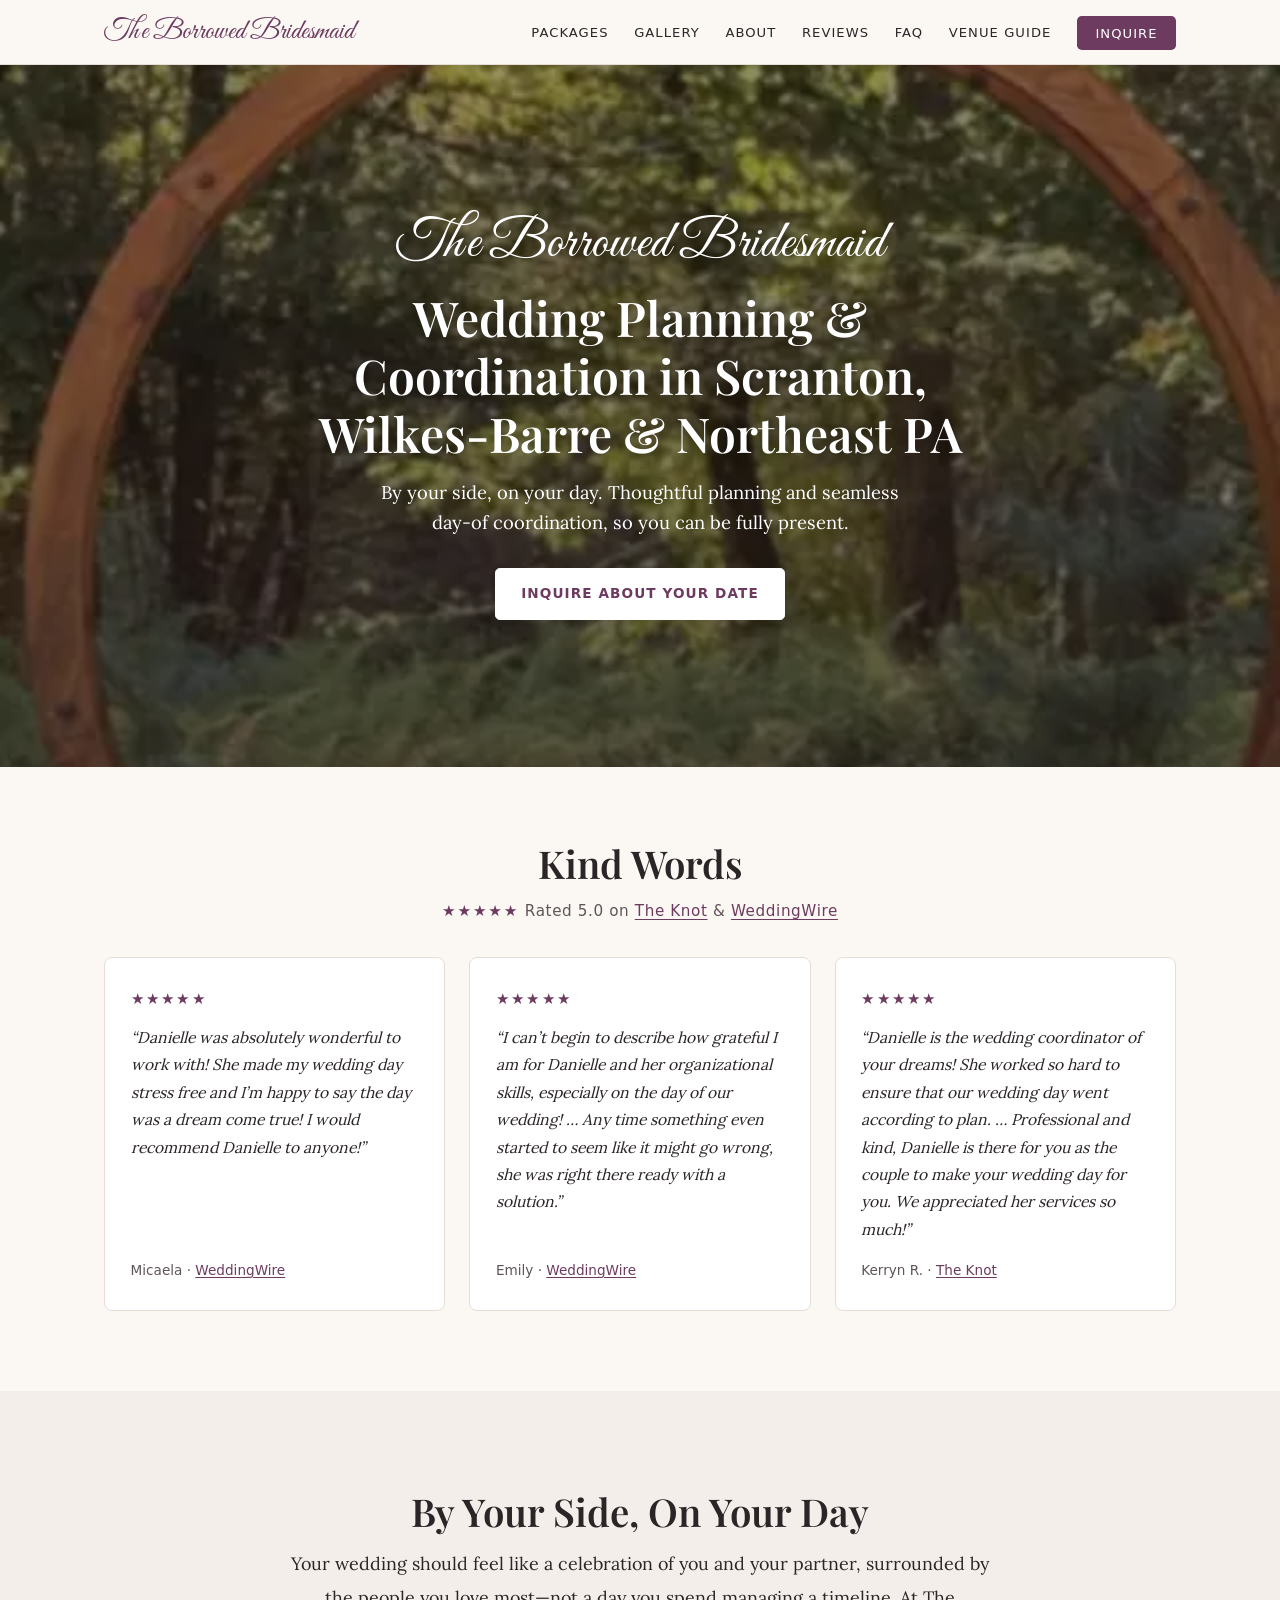
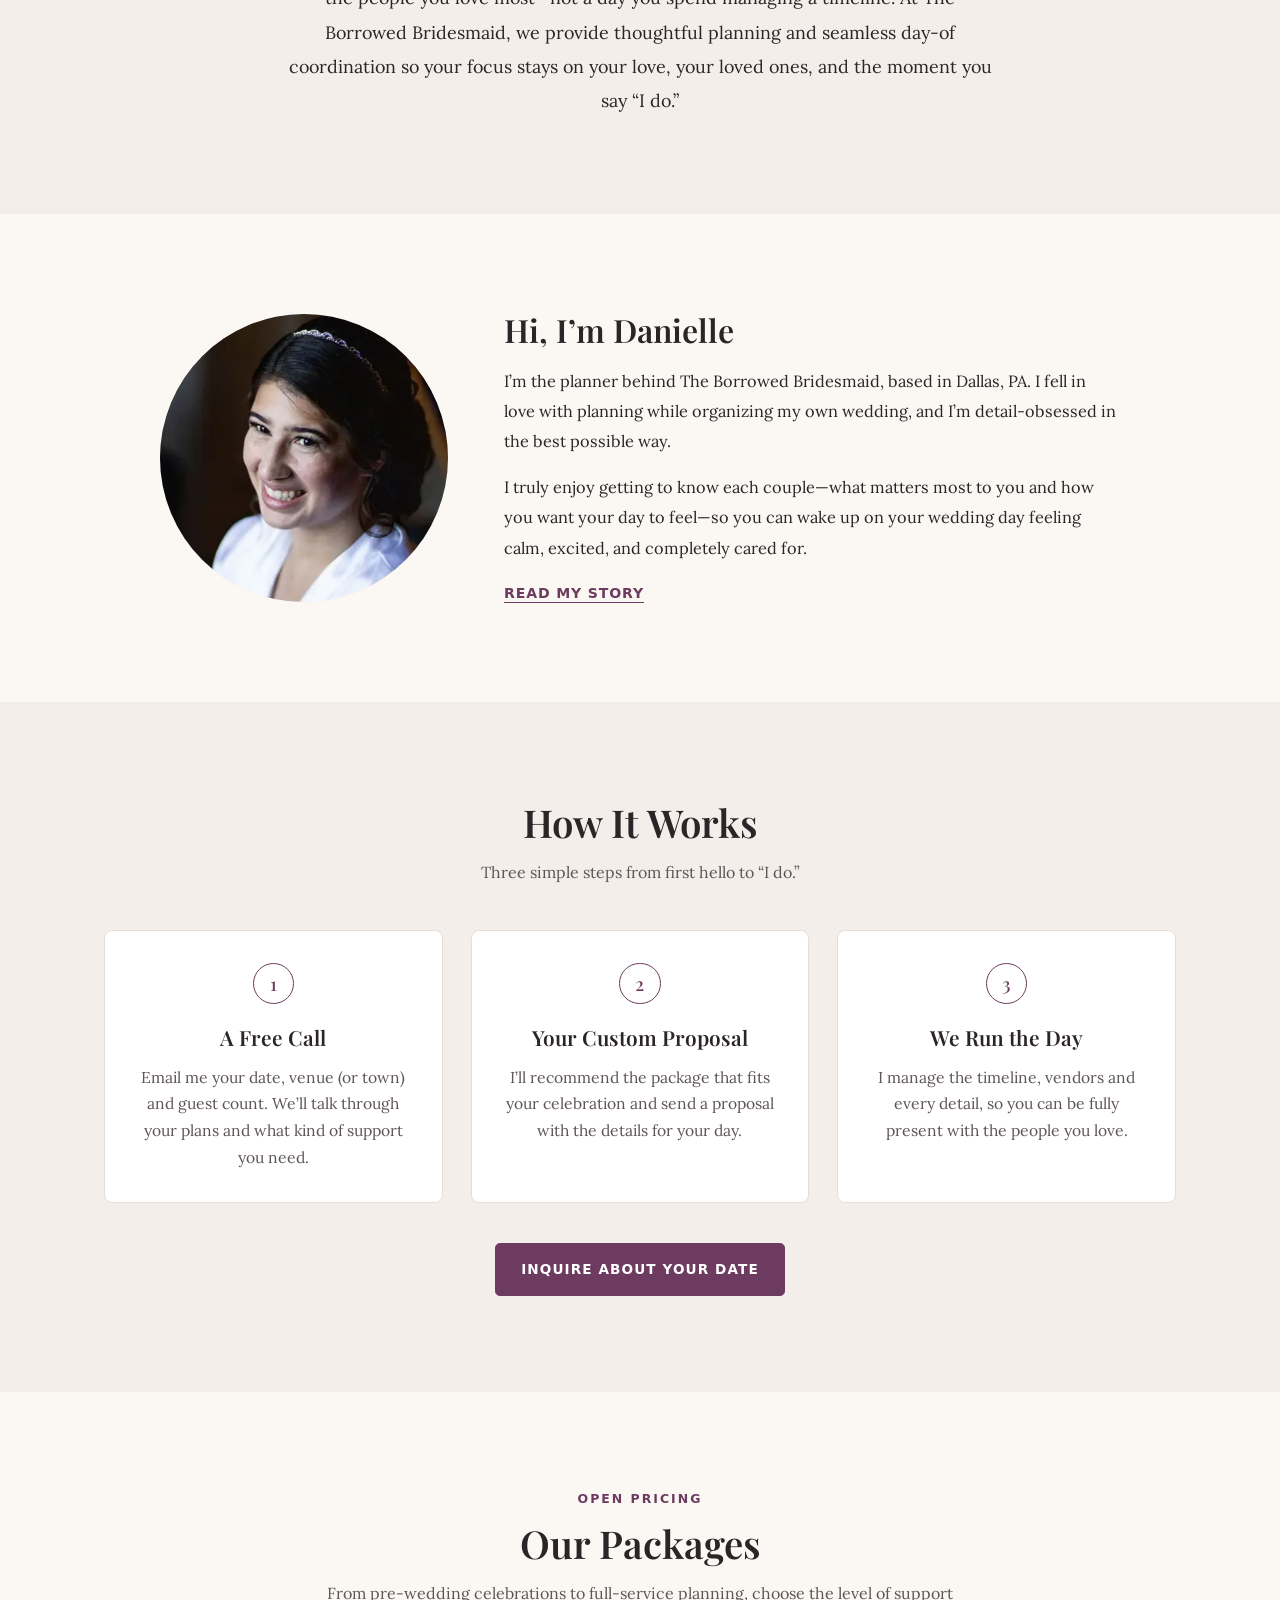
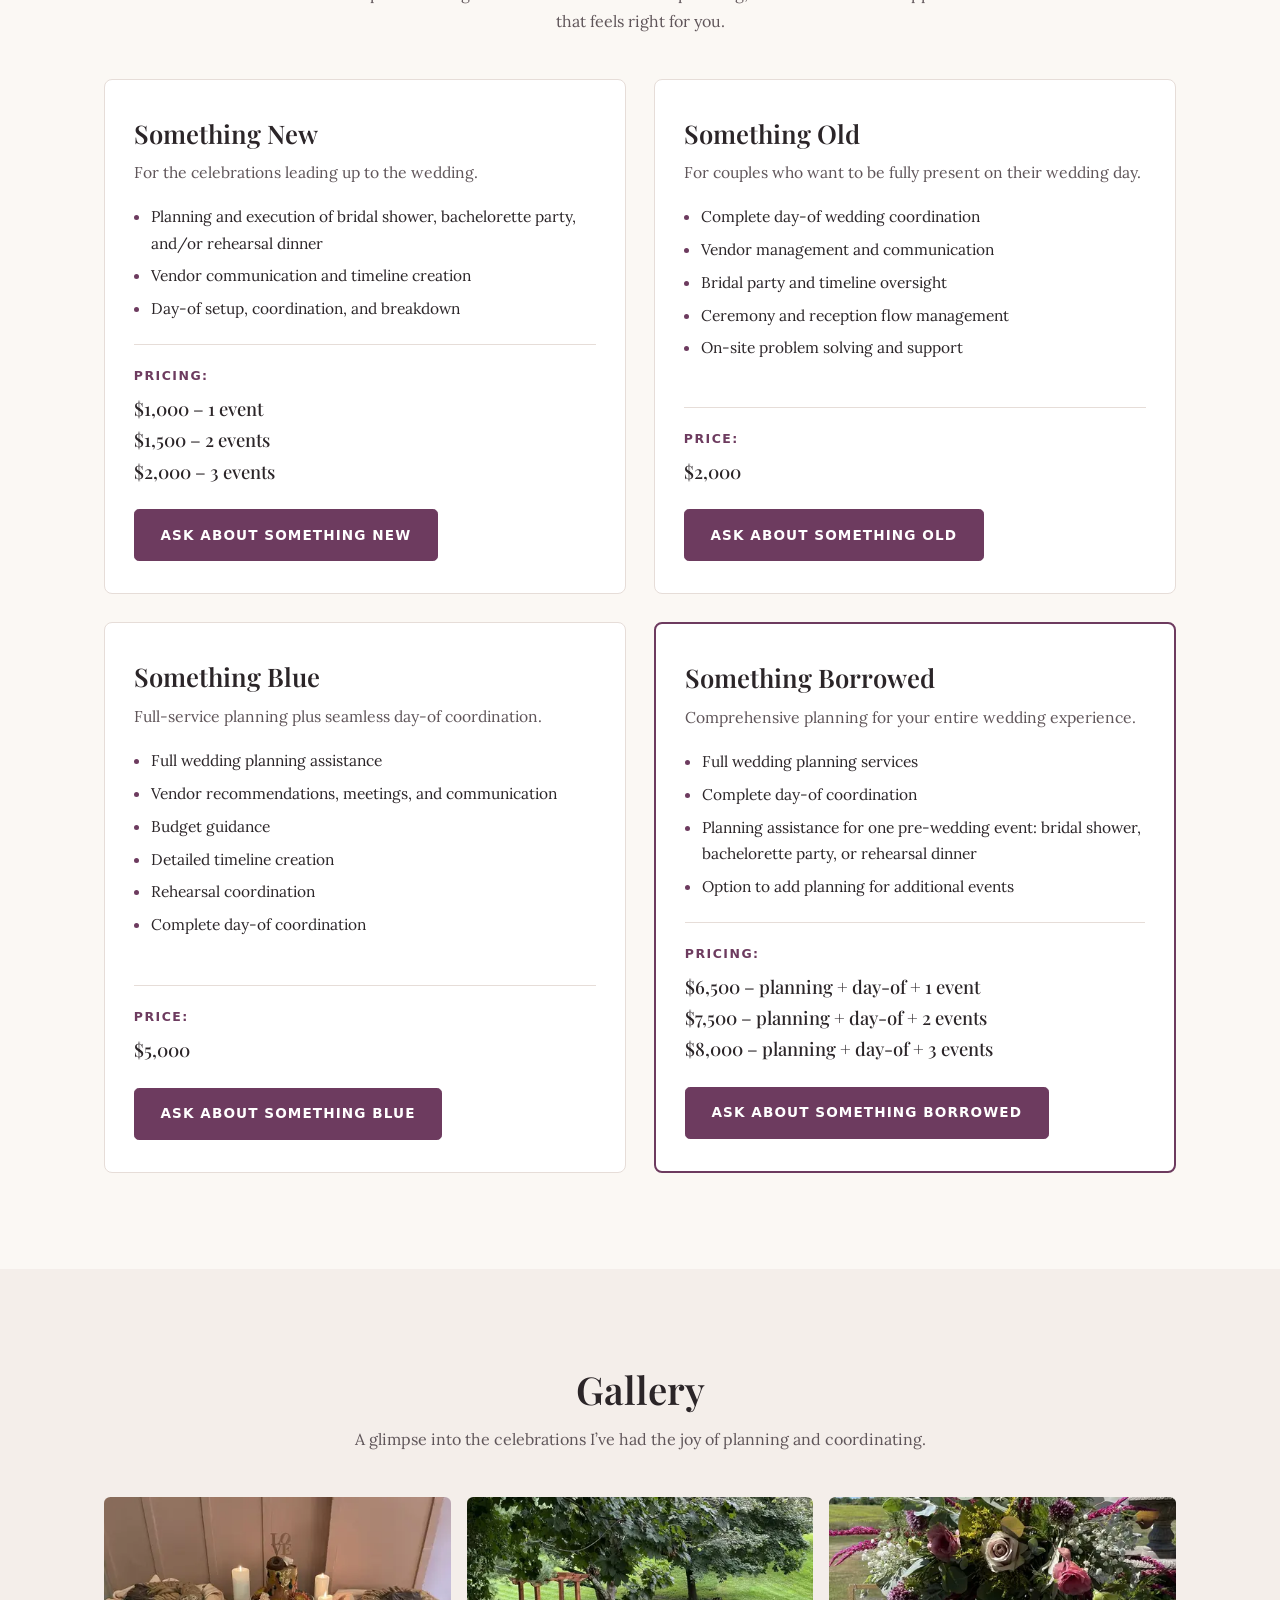
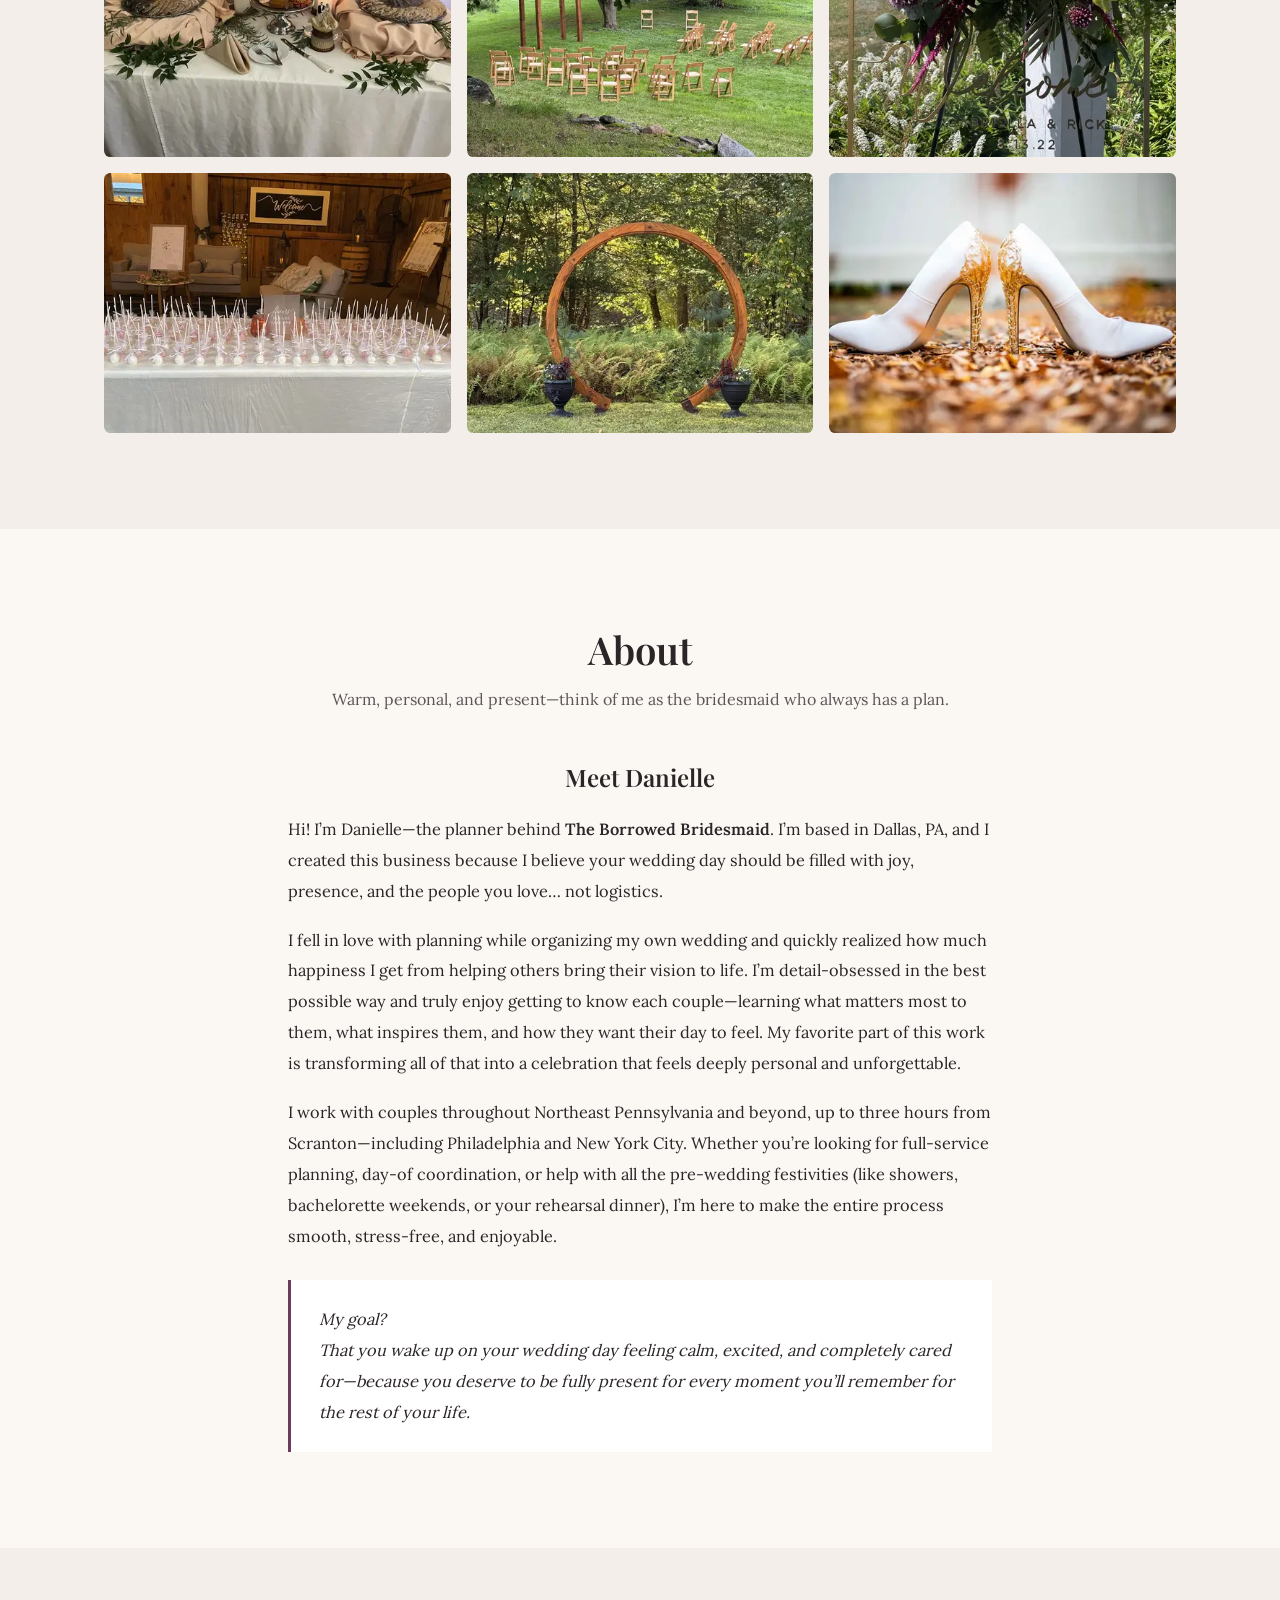
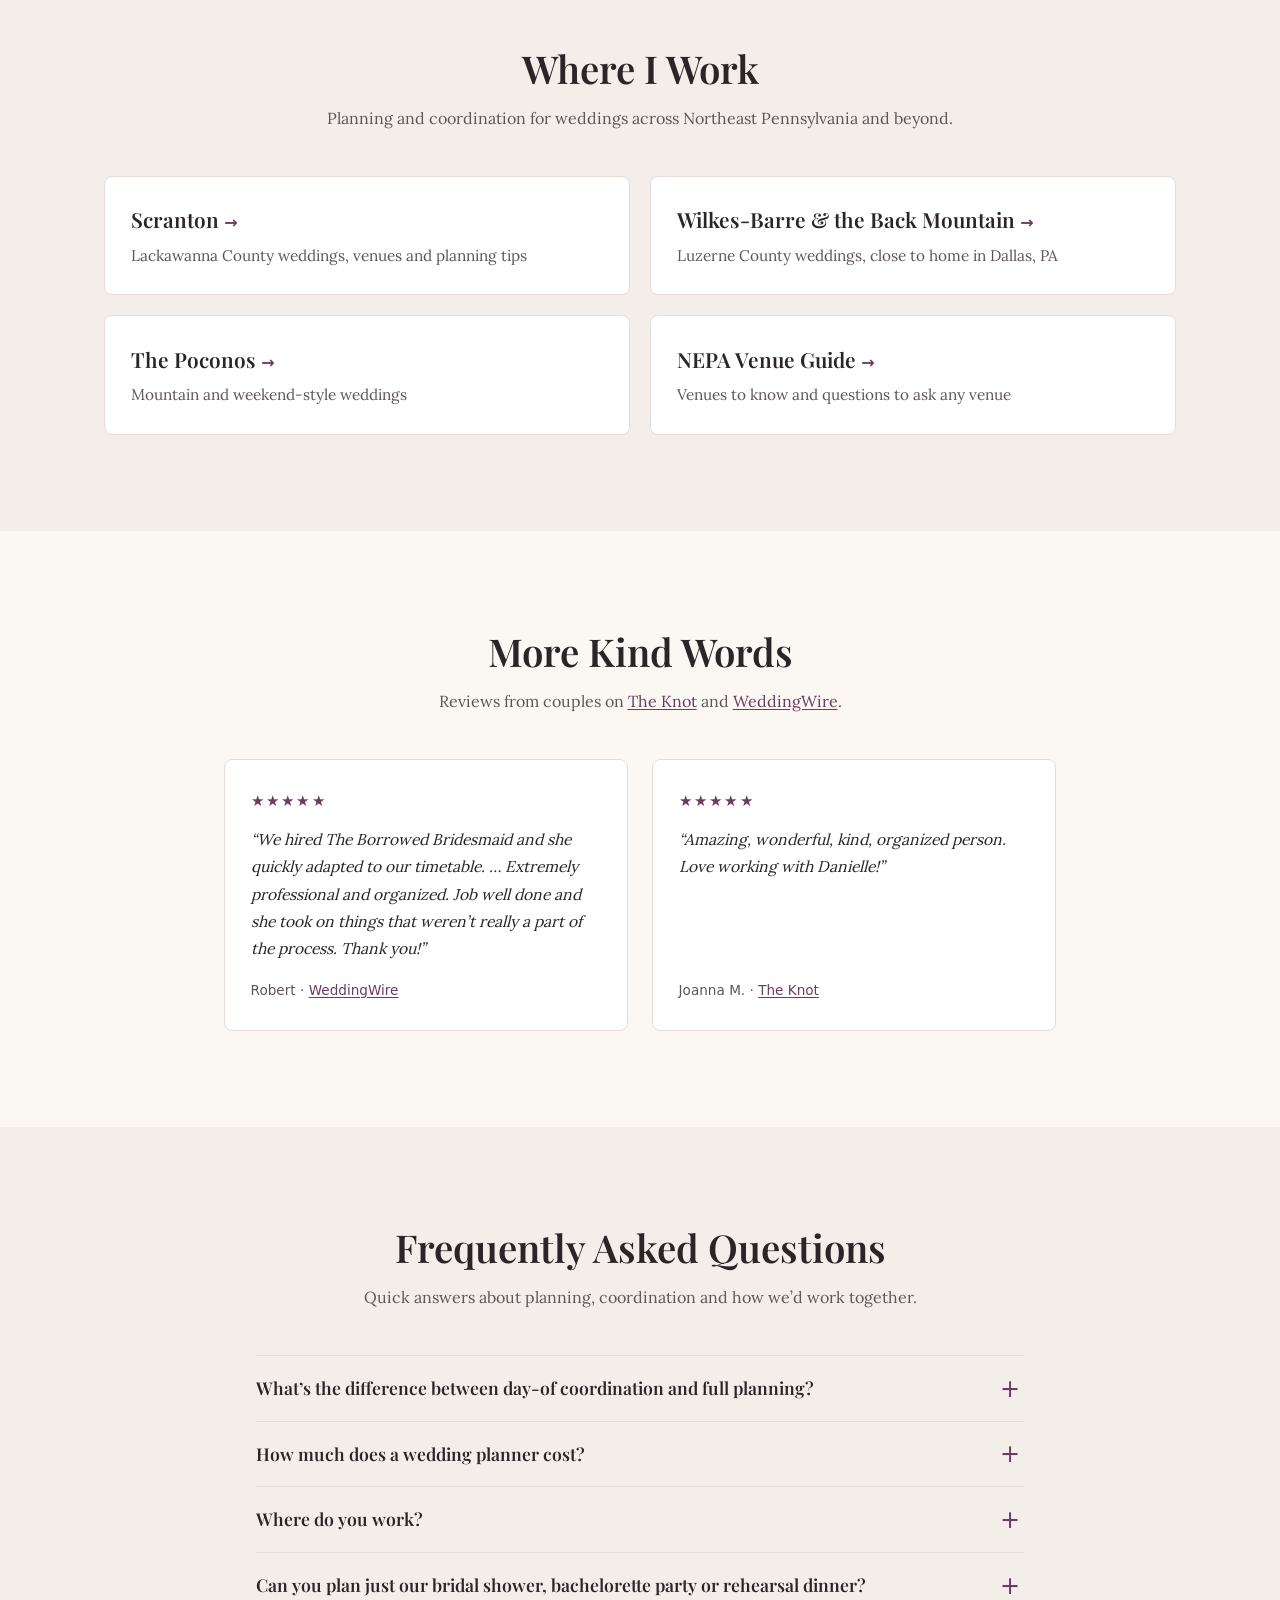
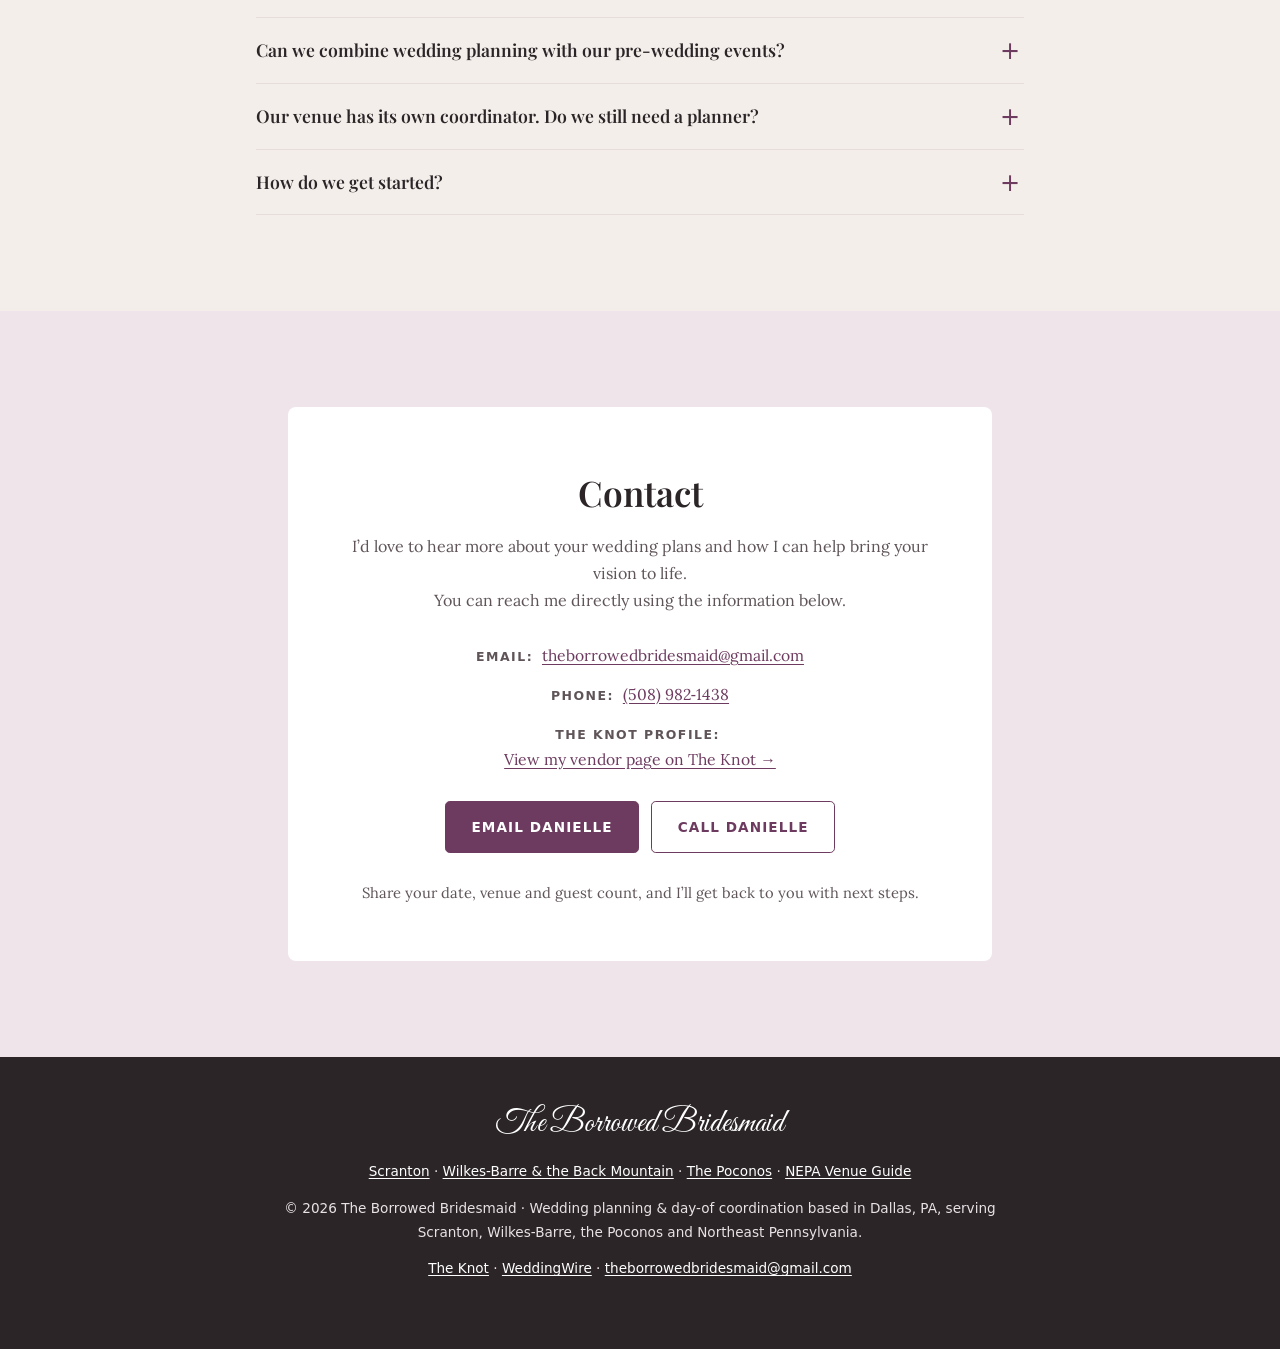
<file: index.html>
<!DOCTYPE html>
<html lang="en">
<head>
  <meta charset="UTF-8">
  <meta name="viewport" content="width=device-width, initial-scale=1">
  <title>Scranton &amp; Wilkes-Barre Wedding Planner | The Borrowed Bridesmaid</title>
  <meta name="description" content="Full wedding planning, day-of coordination and pre-wedding event planning for couples in Scranton, Wilkes-Barre, the Poconos and across Northeast PA.">
  <link rel="canonical" href="https://theborrowedbridesmaid.org/">

  <!-- Icons -->
  <link rel="icon" href="/favicon.ico" sizes="any">
  <link rel="icon" href="/favicon.svg" type="image/svg+xml">
  <link rel="apple-touch-icon" href="/apple-touch-icon.png">
  <meta name="theme-color" content="#6D3B5F">

  <!-- Social sharing -->
  <meta property="og:type" content="website">
  <meta property="og:site_name" content="The Borrowed Bridesmaid">
  <meta property="og:url" content="https://theborrowedbridesmaid.org/">
  <meta property="og:title" content="The Borrowed Bridesmaid | Wedding Planning &amp; Coordination in Northeast PA">
  <meta property="og:description" content="Thoughtful wedding planning and seamless day-of coordination in Scranton, Wilkes-Barre, the Poconos and across Northeast Pennsylvania.">
  <meta property="og:image" content="https://theborrowedbridesmaid.org/og-image.jpg">
  <meta property="og:image:width" content="1200">
  <meta property="og:image:height" content="630">
  <meta property="og:image:alt" content="Outdoor lawn wedding ceremony with wooden chairs under shade trees">
  <meta name="twitter:card" content="summary_large_image">
  <meta name="twitter:title" content="The Borrowed Bridesmaid | Wedding Planning &amp; Coordination in Northeast PA">
  <meta name="twitter:description" content="Thoughtful wedding planning and seamless day-of coordination in Scranton, Wilkes-Barre, the Poconos and across Northeast Pennsylvania.">
  <meta name="twitter:image" content="https://theborrowedbridesmaid.org/og-image.jpg">

  <!-- Fonts (self-hosted) -->
  <link rel="preload" href="/fonts/playfair-display-latin.woff2" as="font" type="font/woff2" crossorigin>
  <link rel="preload" href="/fonts/lora-latin.woff2" as="font" type="font/woff2" crossorigin>
  <link rel="preload" href="/fonts/great-vibes-latin.woff2" as="font" type="font/woff2" crossorigin>

  <link rel="preload" as="image" type="image/webp" media="(max-width: 767px)" imagesrcset="/hero-arch-480.webp 480w, /hero-arch-600.webp 600w" imagesizes="100vw" fetchpriority="high">
  <link rel="preload" as="image" type="image/webp" media="(min-width: 768px)" imagesrcset="/hero-arch-800.webp 800w, /hero-arch-1200.webp 1200w" imagesizes="100vw" fetchpriority="high">
  <script>document.documentElement.classList.add('js')</script>
  <link rel="stylesheet" href="/styles.css">
  <script src="/site.js" defer></script>
  <script type="application/ld+json">
{
  "@context": "https://schema.org",
  "@type": "ProfessionalService",
  "@id": "https://theborrowedbridesmaid.org/#business",
  "name": "The Borrowed Bridesmaid",
  "description": "Wedding planning, day-of coordination and pre-wedding event planning (bridal showers, bachelorette parties and rehearsal dinners) for couples in Scranton, Wilkes-Barre, the Poconos and across Northeast Pennsylvania.",
  "url": "https://theborrowedbridesmaid.org/",
  "image": "https://theborrowedbridesmaid.org/og-image.jpg",
  "logo": "https://theborrowedbridesmaid.org/apple-touch-icon.png",
  "email": "theborrowedbridesmaid@gmail.com",
  "telephone": "+1-508-982-1438",
  "priceRange": "$1,000-$8,000",
  "address": {
    "@type": "PostalAddress",
    "addressLocality": "Dallas",
    "addressRegion": "PA",
    "addressCountry": "US"
  },
  "areaServed": [
    {
      "@type": "City",
      "name": "Scranton, PA"
    },
    {
      "@type": "City",
      "name": "Wilkes-Barre, PA"
    },
    {
      "@type": "AdministrativeArea",
      "name": "Lackawanna County, PA"
    },
    {
      "@type": "AdministrativeArea",
      "name": "Luzerne County, PA"
    },
    {
      "@type": "Place",
      "name": "Pocono Mountains, PA"
    },
    {
      "@type": "Place",
      "name": "Northeast Pennsylvania"
    }
  ],
  "founder": {
    "@type": "Person",
    "name": "Danielle"
  },
  "sameAs": [
    "https://www.theknot.com/marketplace/the-borrowed-bridesmaid-dallas-pa-2048463",
    "https://www.weddingwire.com/biz/the-borrowed-bridesmaid/c614060458a77a8a.html"
  ],
  "hasOfferCatalog": {
    "@type": "OfferCatalog",
    "name": "Wedding planning packages",
    "itemListElement": [
      {
        "@type": "Offer",
        "name": "Something New",
        "description": "Planning and execution of a bridal shower, bachelorette party and/or rehearsal dinner",
        "price": "1000",
        "priceCurrency": "USD"
      },
      {
        "@type": "Offer",
        "name": "Something Old",
        "description": "Complete day-of wedding coordination",
        "price": "2000",
        "priceCurrency": "USD"
      },
      {
        "@type": "Offer",
        "name": "Something Blue",
        "description": "Full-service planning plus day-of coordination",
        "price": "5000",
        "priceCurrency": "USD"
      },
      {
        "@type": "Offer",
        "name": "Something Borrowed",
        "description": "Full planning, day-of coordination and one pre-wedding event",
        "price": "6500",
        "priceCurrency": "USD"
      }
    ]
  }
}
  </script>
  <script type="application/ld+json">
{
  "@context": "https://schema.org",
  "@type": "FAQPage",
  "mainEntity": [
    {
      "@type": "Question",
      "name": "What’s the difference between day-of coordination and full planning?",
      "acceptedAnswer": {
        "@type": "Answer",
        "text": "With day-of coordination (Something Old), you plan the wedding and I take over the logistics: vendor management and communication, bridal party and timeline oversight, ceremony and reception flow, and on-site problem solving. Full planning (Something Blue) adds full wedding planning assistance, vendor recommendations and meetings, budget guidance, detailed timeline creation and rehearsal coordination, plus complete day-of coordination."
      }
    },
    {
      "@type": "Question",
      "name": "How much does a wedding planner cost?",
      "acceptedAnswer": {
        "@type": "Answer",
        "text": "My packages are listed above: pre-wedding events start at $1,000, day-of coordination is $2,000, full planning with day-of coordination is $5,000, and full planning with day-of coordination and pre-wedding events ranges from $6,500 to $8,000."
      }
    },
    {
      "@type": "Question",
      "name": "Where do you work?",
      "acceptedAnswer": {
        "@type": "Answer",
        "text": "I’m based in Dallas, PA, in the Back Mountain, and I work with couples throughout Northeast Pennsylvania, including Scranton, Wilkes-Barre and the Poconos, and beyond, up to three hours from Scranton, including Philadelphia and New York City."
      }
    },
    {
      "@type": "Question",
      "name": "Can you plan just our bridal shower, bachelorette party or rehearsal dinner?",
      "acceptedAnswer": {
        "@type": "Answer",
        "text": "Yes. Something New covers the planning and execution of a bridal shower, bachelorette party and/or rehearsal dinner, including vendor communication, timeline creation, and day-of setup, coordination and breakdown."
      }
    },
    {
      "@type": "Question",
      "name": "Can we combine wedding planning with our pre-wedding events?",
      "acceptedAnswer": {
        "@type": "Answer",
        "text": "Yes. Something Borrowed combines full planning and day-of coordination with planning for one pre-wedding event, with the option to add more events."
      }
    },
    {
      "@type": "Question",
      "name": "Our venue has its own coordinator. Do we still need a planner?",
      "acceptedAnswer": {
        "@type": "Answer",
        "text": "A venue coordinator looks after the venue: the space, its staff and its schedule. I look after you and the whole day, including outside vendors, the timeline, the bridal party and everything that happens beyond the venue’s walls, and I work alongside the venue team."
      }
    },
    {
      "@type": "Question",
      "name": "How do we get started?",
      "acceptedAnswer": {
        "@type": "Answer",
        "text": "Email or call with your wedding date, venue (or town) and estimated guest count, and I’ll get back to you with next steps."
      }
    }
  ]
}
  </script>
</head>
<body>
  <div class="page-wrap">
  <a class="skip-link" href="#main">Skip to content</a>
  <header class="site-header" id="top">
    <div class="container header-inner">
      <a class="brand" href="#top">The Borrowed Bridesmaid</a>
      <button class="nav-toggle" type="button" aria-expanded="false" aria-controls="site-nav" aria-label="Menu">&#9776;</button>
      <nav class="site-nav" id="site-nav" aria-label="Main">
        <ul>
          <li><a href="#packages">Packages</a></li>
          <li><a href="#gallery">Gallery</a></li>
          <li><a href="#about">About</a></li>
          <li><a href="#reviews">Reviews</a></li>
          <li><a href="#faq">FAQ</a></li>
          <li><a href="/nepa-wedding-venues/">Venue Guide</a></li>
          <li><a class="nav-cta" href="#contact">Inquire</a></li>
        </ul>
      </nav>
    </div>
  </header>

    <main id="main">
      <!-- HERO -->
      <section class="hero-photo" data-hide-cta>
        <picture>
          <source media="(max-width: 767px)" type="image/webp" srcset="/hero-arch-480.webp 480w, /hero-arch-600.webp 600w" sizes="100vw">
          <source type="image/webp" srcset="/hero-arch-800.webp 800w, /hero-arch-1200.webp 1200w" sizes="100vw">
          <img class="hero-img" src="/img6.jpg" width="1200" height="900" fetchpriority="high" decoding="async" alt="Round wooden moon-gate ceremony arch framed by ferns and woodland">
        </picture>
        <div class="hero-content">
          <p class="hero-script">The Borrowed Bridesmaid</p>
          <h1 class="hero-title">Wedding Planning &amp; Coordination in Scranton, Wilkes-Barre &amp; Northeast PA</h1>
          <p class="hero-sub-line">By your side, on your day. Thoughtful planning and seamless day-of coordination, so you can be fully present.</p>
          <a class="btn-primary btn-on-photo" href="#contact">Inquire About Your Date</a>
        </div>
      </section>

      <!-- REVIEWS (featured) -->
      <section id="reviews" class="reviews-top">
        <div class="container">
          <h2 class="section-title">Kind Words</h2>
          <p class="rating-line"><span class="stars" aria-hidden="true">&#9733;&#9733;&#9733;&#9733;&#9733;</span>Rated 5.0 on <a href="https://www.theknot.com/marketplace/the-borrowed-bridesmaid-dallas-pa-2048463" target="_blank" rel="noopener noreferrer">The Knot</a> &amp; <a href="https://www.weddingwire.com/biz/the-borrowed-bridesmaid/c614060458a77a8a.html" target="_blank" rel="noopener noreferrer">WeddingWire</a></p>
          <div class="reviews-grid">
        <figure class="review-card">
          <div class="review-stars" role="img" aria-label="5 out of 5 stars">&#9733;&#9733;&#9733;&#9733;&#9733;</div>
          <blockquote>
            <p>&ldquo;Danielle was absolutely wonderful to work with! She made my wedding day stress free and I&rsquo;m happy to say the day was a dream come true! I would recommend Danielle to anyone!&rdquo;</p>
          </blockquote>
          <figcaption>Micaela &middot; <a href="https://www.weddingwire.com/biz/the-borrowed-bridesmaid/c614060458a77a8a.html" target="_blank" rel="noopener noreferrer">WeddingWire</a></figcaption>
        </figure>
        <figure class="review-card">
          <div class="review-stars" role="img" aria-label="5 out of 5 stars">&#9733;&#9733;&#9733;&#9733;&#9733;</div>
          <blockquote>
            <p>&ldquo;I can&rsquo;t begin to describe how grateful I am for Danielle and her organizational skills, especially on the day of our wedding! &hellip; Any time something even started to seem like it might go wrong, she was right there ready with a solution.&rdquo;</p>
          </blockquote>
          <figcaption>Emily &middot; <a href="https://www.weddingwire.com/biz/the-borrowed-bridesmaid/c614060458a77a8a.html" target="_blank" rel="noopener noreferrer">WeddingWire</a></figcaption>
        </figure>
        <figure class="review-card">
          <div class="review-stars" role="img" aria-label="5 out of 5 stars">&#9733;&#9733;&#9733;&#9733;&#9733;</div>
          <blockquote>
            <p>&ldquo;Danielle is the wedding coordinator of your dreams! She worked so hard to ensure that our wedding day went according to plan. &hellip; Professional and kind, Danielle is there for you as the couple to make your wedding day for you. We appreciated her services so much!&rdquo;</p>
          </blockquote>
          <figcaption>Kerryn R. &middot; <a href="https://www.theknot.com/marketplace/the-borrowed-bridesmaid-dallas-pa-2048463" target="_blank" rel="noopener noreferrer">The Knot</a></figcaption>
        </figure>
          </div>
        </div>
      </section>

      <!-- INTRO -->
      <section class="intro section-alt">
        <div class="container">
          <h2 class="section-title">By Your Side, On Your Day</h2>
          <p>
            Your wedding should feel like a celebration of you and your partner, surrounded by the people you love most&mdash;not a day you spend managing a timeline.
            At The Borrowed Bridesmaid, we provide thoughtful planning and seamless day-of coordination so your focus stays on your love, your loved ones, and the moment you say &ldquo;I do.&rdquo;
          </p>
        </div>
      </section>

      <!-- MEET DANIELLE -->
      <section class="meet">
        <div class="container">
          <div class="meet-inner">
            <div class="meet-photo">
              <picture>
                <source type="image/webp" srcset="/img8-480.webp 480w, /img8-800.webp 800w" sizes="(min-width: 768px) 288px, 224px">
                <img src="/img8.jpg" width="1200" height="900" loading="lazy" decoding="async" alt="Danielle, the wedding planner behind The Borrowed Bridesmaid, smiling on a wedding morning">
              </picture>
            </div>
            <div class="meet-copy">
              <h2>Hi, I&rsquo;m Danielle</h2>
              <p>I&rsquo;m the planner behind The Borrowed Bridesmaid, based in Dallas, PA. I fell in love with planning while organizing my own wedding, and I&rsquo;m detail-obsessed in the best possible way.</p>
              <p>I truly enjoy getting to know each couple&mdash;what matters most to you and how you want your day to feel&mdash;so you can wake up on your wedding day feeling calm, excited, and completely cared for.</p>
              <a class="text-link" href="#about">Read my story</a>
            </div>
          </div>
        </div>
      </section>

      <!-- HOW IT WORKS -->
      <section id="how-it-works" class="section-alt">
        <div class="container">
          <h2 class="section-title">How It Works</h2>
          <p class="section-subtitle">Three simple steps from first hello to &ldquo;I do.&rdquo;</p>
          <ol class="steps">
            <li class="step">
              <span class="step-num" aria-hidden="true">1</span>
              <h3>A Free Call</h3>
              <p>Email me your date, venue (or town) and guest count. We&rsquo;ll talk through your plans and what kind of support you need.</p>
            </li>
            <li class="step">
              <span class="step-num" aria-hidden="true">2</span>
              <h3>Your Custom Proposal</h3>
              <p>I&rsquo;ll recommend the package that fits your celebration and send a proposal with the details for your day.</p>
            </li>
            <li class="step">
              <span class="step-num" aria-hidden="true">3</span>
              <h3>We Run the Day</h3>
              <p>I manage the timeline, vendors and every detail, so you can be fully present with the people you love.</p>
            </li>
          </ol>
          <p class="section-action"><a class="btn-primary" href="#contact">Inquire About Your Date</a></p>
        </div>
      </section>

      <!-- PACKAGES -->
      <section id="packages">
  <div class="container">
    <p class="eyebrow">Open pricing</p>
    <h2 class="section-title">Our Packages</h2>
    <p class="section-subtitle">
      From pre-wedding celebrations to full-service planning, choose the level of support that feels right for you.
    </p>

    <div class="packages-grid">
      <!-- Something New -->
      <article class="package-card">
        <h3>Something New</h3>
        <p class="package-tagline">For the celebrations leading up to the wedding.</p>
        <ul class="package-list">
          <li>Planning and execution of bridal shower, bachelorette party, and/or rehearsal dinner</li>
          <li>Vendor communication and timeline creation</li>
          <li>Day-of setup, coordination, and breakdown</li>
        </ul>
        <div class="package-price">
          <strong>Pricing:</strong>
          <p>
            $1,000 – 1 event<br>
            $1,500 – 2 events<br>
            $2,000 – 3 events
          </p>
        </div>
        <a class="btn-primary" href="mailto:theborrowedbridesmaid@gmail.com?subject=Wedding%20inquiry%3A%20Something%20New&amp;body=Hi%20Danielle%21%0A%0AWedding%20date%20%28or%20season%29%3A%0AVenue%20or%20town%3A%0AEstimated%20guest%20count%3A%0APackage%20I%27m%20interested%20in%3A%0AAnything%20else%20you%27d%20like%20me%20to%20know%3A%0A">Ask About Something New</a>
      </article>

      <!-- Something Old -->
      <article class="package-card">
        <h3>Something Old</h3>
        <p class="package-tagline">For couples who want to be fully present on their wedding day.</p>
        <ul class="package-list">
          <li>Complete day-of wedding coordination</li>
          <li>Vendor management and communication</li>
          <li>Bridal party and timeline oversight</li>
          <li>Ceremony and reception flow management</li>
          <li>On-site problem solving and support</li>
        </ul>
        <div class="package-price">
          <strong>Price:</strong>
          <p>$2,000</p>
        </div>
        <a class="btn-primary" href="mailto:theborrowedbridesmaid@gmail.com?subject=Wedding%20inquiry%3A%20Something%20Old&amp;body=Hi%20Danielle%21%0A%0AWedding%20date%20%28or%20season%29%3A%0AVenue%20or%20town%3A%0AEstimated%20guest%20count%3A%0APackage%20I%27m%20interested%20in%3A%0AAnything%20else%20you%27d%20like%20me%20to%20know%3A%0A">Ask About Something Old</a>
      </article>

      <!-- Something Blue -->
      <article class="package-card">
        <h3>Something Blue</h3>
        <p class="package-tagline">Full-service planning plus seamless day-of coordination.</p>
        <ul class="package-list">
          <li>Full wedding planning assistance</li>
          <li>Vendor recommendations, meetings, and communication</li>
          <li>Budget guidance</li>
          <li>Detailed timeline creation</li>
          <li>Rehearsal coordination</li>
          <li>Complete day-of coordination</li>
        </ul>
        <div class="package-price">
          <strong>Price:</strong>
          <p>$5,000</p>
        </div>
        <a class="btn-primary" href="mailto:theborrowedbridesmaid@gmail.com?subject=Wedding%20inquiry%3A%20Something%20Blue&amp;body=Hi%20Danielle%21%0A%0AWedding%20date%20%28or%20season%29%3A%0AVenue%20or%20town%3A%0AEstimated%20guest%20count%3A%0APackage%20I%27m%20interested%20in%3A%0AAnything%20else%20you%27d%20like%20me%20to%20know%3A%0A">Ask About Something Blue</a>
      </article>

      <!-- Something Borrowed -->
      <article class="package-card package-featured">
        <h3>Something Borrowed</h3>
        <p class="package-tagline">Comprehensive planning for your entire wedding experience.</p>
        <ul class="package-list">
          <li>Full wedding planning services</li>
          <li>Complete day-of coordination</li>
          <li>Planning assistance for one pre-wedding event: bridal shower, bachelorette party, or rehearsal dinner</li>
          <li>Option to add planning for additional events</li>
        </ul>
        <div class="package-price">
          <strong>Pricing:</strong>
          <p>
            $6,500 – planning + day-of + 1 event<br>
            $7,500 – planning + day-of + 2 events<br>
            $8,000 – planning + day-of + 3 events
          </p>
        </div>
        <a class="btn-primary" href="mailto:theborrowedbridesmaid@gmail.com?subject=Wedding%20inquiry%3A%20Something%20Borrowed&amp;body=Hi%20Danielle%21%0A%0AWedding%20date%20%28or%20season%29%3A%0AVenue%20or%20town%3A%0AEstimated%20guest%20count%3A%0APackage%20I%27m%20interested%20in%3A%0AAnything%20else%20you%27d%20like%20me%20to%20know%3A%0A">Ask About Something Borrowed</a>
      </article>
    </div>
  </div>
</section>

      <!-- GALLERY -->
      <section id="gallery" class="section-alt">
        <div class="container">
          <h2 class="section-title">Gallery</h2>
          <p class="section-subtitle">
            A glimpse into the celebrations I&rsquo;ve had the joy of planning and coordinating.
          </p>
          <div class="gallery-grid">
            <div class="gallery-item">
              <picture>
                <source type="image/webp" srcset="/img2-480.webp 480w, /img2-800.webp 800w, /img2.webp 1200w" sizes="(min-width: 1120px) 357px, (min-width: 768px) 31vw, 46vw">
                <img src="/img2.jpg" width="1200" height="900" loading="lazy" decoding="async" alt="Candlelit wedding cake table with a gold hand-painted cake, LOVE cake topper, vintage bride-and-groom figurine and greenery garland">
              </picture>
            </div>
            <div class="gallery-item">
              <picture>
                <source type="image/webp" srcset="/img3-480.webp 480w, /img3-800.webp 800w, /img3.webp 1200w" sizes="(min-width: 1120px) 357px, (min-width: 768px) 31vw, 46vw">
                <img src="/img3.jpg" width="1200" height="900" loading="lazy" decoding="async" alt="Outdoor lawn ceremony with rows of wooden folding chairs under shade trees and a wooden pergola">
              </picture>
            </div>
            <div class="gallery-item">
              <picture>
                <source type="image/webp" srcset="/img4-480.webp 480w, /img4-800.webp 800w, /img4.webp 1200w" sizes="(min-width: 1120px) 357px, (min-width: 768px) 31vw, 46vw">
                <img src="/img4.jpg" width="1200" height="900" loading="lazy" decoding="async" alt="Floral welcome sign with blush roses, amaranth and greenery at a summer outdoor ceremony">
              </picture>
            </div>
            <div class="gallery-item">
              <picture>
                <source type="image/webp" srcset="/img5-480.webp 480w, /img5-800.webp 800w, /img5.webp 1200w" sizes="(min-width: 1120px) 357px, (min-width: 768px) 31vw, 46vw">
                <img src="/img5.jpg" width="1200" height="900" loading="lazy" decoding="async" alt="Rustic barn reception with a table of cake-pop wedding favors, a welcome sign, lounge seating and a seating chart">
              </picture>
            </div>
            <div class="gallery-item">
              <picture>
                <source type="image/webp" srcset="/img6-480.webp 480w, /img6-800.webp 800w, /img6.webp 1200w" sizes="(min-width: 1120px) 357px, (min-width: 768px) 31vw, 46vw">
                <img src="/img6.jpg" width="1200" height="900" loading="lazy" decoding="async" alt="Round wooden moon-gate ceremony arch framed by ferns and woodland">
              </picture>
            </div>
            <div class="gallery-item">
              <picture>
                <source type="image/webp" srcset="/img7-480.webp 480w, /img7-800.webp 800w, /img7.webp 1200w" sizes="(min-width: 1120px) 357px, (min-width: 768px) 31vw, 46vw">
                <img src="/img7.jpg" width="1200" height="900" loading="lazy" decoding="async" alt="Bride's white pumps with ornate gold heels on autumn leaves">
              </picture>
            </div>
          </div>
        </div>
      </section>

      <!-- ABOUT -->
      <section id="about">
        <div class="container">
          <h2 class="section-title">About</h2>
          <p class="section-subtitle">
            Warm, personal, and present&mdash;think of me as the bridesmaid who always has a plan.
          </p>
          <div class="about-story">
            <h3>Meet Danielle</h3>
              <p>
                Hi! I&rsquo;m Danielle—the planner behind <strong>The Borrowed Bridesmaid</strong>. I&rsquo;m based in Dallas, PA, and I created this business because I believe your wedding day should be filled with joy, presence, and the people you love&hellip; not logistics.
              </p>
              <p>
                I fell in love with planning while organizing my own wedding and quickly realized how much happiness I get from helping others bring their vision to life. I&rsquo;m detail-obsessed in the best possible way and truly enjoy getting to know each couple—learning what matters most to them, what inspires them, and how they want their day to feel. My favorite part of this work is transforming all of that into a celebration that feels deeply personal and unforgettable.
              </p>
              <p>
                I work with couples throughout Northeast Pennsylvania and beyond, up to three hours from Scranton—including Philadelphia and New York City. Whether you&rsquo;re looking for full-service planning, day-of coordination, or help with all the pre-wedding festivities (like showers, bachelorette weekends, or your rehearsal dinner), I&rsquo;m here to make the entire process smooth, stress-free, and enjoyable.
              </p>
              <p class="goal">
                My goal?<br>
                That you wake up on your wedding day feeling calm, excited, and completely cared for—because you deserve to be fully present for every moment you&rsquo;ll remember for the rest of your life.
              </p>
          </div>
        </div>
      </section>

      <!-- WHERE I WORK -->
      <section id="areas" class="section-alt">
        <div class="container">
          <h2 class="section-title">Where I Work</h2>
          <p class="section-subtitle">
            Planning and coordination for weddings across Northeast Pennsylvania and beyond.
          </p>
          <div class="service-grid">
            <a class="service-card" href="/scranton-wedding-planner/"><h3>Scranton</h3><p>Lackawanna County weddings, venues and planning tips</p></a>
            <a class="service-card" href="/wilkes-barre-wedding-planner/"><h3>Wilkes-Barre &amp; the Back Mountain</h3><p>Luzerne County weddings, close to home in Dallas, PA</p></a>
            <a class="service-card" href="/poconos-wedding-planner/"><h3>The Poconos</h3><p>Mountain and weekend-style weddings</p></a>
            <a class="service-card" href="/nepa-wedding-venues/"><h3>NEPA Venue Guide</h3><p>Venues to know and questions to ask any venue</p></a>
          </div>
        </div>
      </section>

      <!-- MORE REVIEWS -->
      <section class="more-reviews">
        <div class="container">
          <h2 class="section-title">More Kind Words</h2>
          <p class="section-subtitle">
            Reviews from couples on <a href="https://www.theknot.com/marketplace/the-borrowed-bridesmaid-dallas-pa-2048463" target="_blank" rel="noopener noreferrer">The Knot</a> and <a href="https://www.weddingwire.com/biz/the-borrowed-bridesmaid/c614060458a77a8a.html" target="_blank" rel="noopener noreferrer">WeddingWire</a>.
          </p>
          <div class="reviews-grid two">
        <figure class="review-card">
          <div class="review-stars" role="img" aria-label="5 out of 5 stars">&#9733;&#9733;&#9733;&#9733;&#9733;</div>
          <blockquote>
            <p>&ldquo;We hired The Borrowed Bridesmaid and she quickly adapted to our timetable. &hellip; Extremely professional and organized. Job well done and she took on things that weren&rsquo;t really a part of the process. Thank you!&rdquo;</p>
          </blockquote>
          <figcaption>Robert &middot; <a href="https://www.weddingwire.com/biz/the-borrowed-bridesmaid/c614060458a77a8a.html" target="_blank" rel="noopener noreferrer">WeddingWire</a></figcaption>
        </figure>
        <figure class="review-card">
          <div class="review-stars" role="img" aria-label="5 out of 5 stars">&#9733;&#9733;&#9733;&#9733;&#9733;</div>
          <blockquote>
            <p>&ldquo;Amazing, wonderful, kind, organized person. Love working with Danielle!&rdquo;</p>
          </blockquote>
          <figcaption>Joanna M. &middot; <a href="https://www.theknot.com/marketplace/the-borrowed-bridesmaid-dallas-pa-2048463" target="_blank" rel="noopener noreferrer">The Knot</a></figcaption>
        </figure>
          </div>
        </div>
      </section>

      <!-- FAQ -->
      <section id="faq" class="section-alt">
        <div class="container">
          <h2 class="section-title">Frequently Asked Questions</h2>
          <p class="section-subtitle">
            Quick answers about planning, coordination and how we&rsquo;d work together.
          </p>
          <div class="faq-list">
          <details class="faq-item">
            <summary>What&rsquo;s the difference between day-of coordination and full planning?</summary>
            <p>With day-of coordination (Something Old), you plan the wedding and I take over the logistics: vendor management and communication, bridal party and timeline oversight, ceremony and reception flow, and on-site problem solving. Full planning (Something Blue) adds full wedding planning assistance, vendor recommendations and meetings, budget guidance, detailed timeline creation and rehearsal coordination, plus complete day-of coordination.</p>
          </details>
          <details class="faq-item">
            <summary>How much does a wedding planner cost?</summary>
            <p>My packages are listed above: pre-wedding events start at $1,000, day-of coordination is $2,000, full planning with day-of coordination is $5,000, and full planning with day-of coordination and pre-wedding events ranges from $6,500 to $8,000.</p>
          </details>
          <details class="faq-item">
            <summary>Where do you work?</summary>
            <p>I&rsquo;m based in Dallas, PA, in the Back Mountain, and I work with couples throughout Northeast Pennsylvania, including Scranton, Wilkes-Barre and the Poconos, and beyond, up to three hours from Scranton, including Philadelphia and New York City.</p>
          </details>
          <details class="faq-item">
            <summary>Can you plan just our bridal shower, bachelorette party or rehearsal dinner?</summary>
            <p>Yes. Something New covers the planning and execution of a bridal shower, bachelorette party and/or rehearsal dinner, including vendor communication, timeline creation, and day-of setup, coordination and breakdown.</p>
          </details>
          <details class="faq-item">
            <summary>Can we combine wedding planning with our pre-wedding events?</summary>
            <p>Yes. Something Borrowed combines full planning and day-of coordination with planning for one pre-wedding event, with the option to add more events.</p>
          </details>
          <details class="faq-item">
            <summary>Our venue has its own coordinator. Do we still need a planner?</summary>
            <p>A venue coordinator looks after the venue: the space, its staff and its schedule. I look after you and the whole day, including outside vendors, the timeline, the bridal party and everything that happens beyond the venue&rsquo;s walls, and I work alongside the venue team.</p>
          </details>
          <details class="faq-item">
            <summary>How do we get started?</summary>
            <p>Email or call with your wedding date, venue (or town) and estimated guest count, and I&rsquo;ll get back to you with next steps.</p>
          </details>
          </div>
        </div>
      </section>

      <!-- CONTACT -->
      <section id="contact" class="contact-section" data-hide-cta>
  <div class="container">
    <div class="contact-container">
      <div class="contact-header">
        <h2>Contact</h2>
        <p>
          I’d love to hear more about your wedding plans and how I can help bring your vision to life.<br>
          You can reach me directly using the information below.
        </p>
      </div>

      <div class="contact-info">
        <p>
          <strong>Email:</strong>
          <a href="mailto:theborrowedbridesmaid@gmail.com">
            theborrowedbridesmaid@gmail.com
          </a>
        </p>

        <p>
          <strong>Phone:</strong>
          <a href="tel:+15089821438">
            (508)&nbsp;982&#8209;1438
          </a>
        </p>

        <p>
          <strong>The Knot Profile:</strong><br>
          <a href="https://www.theknot.com/marketplace/the-borrowed-bridesmaid-dallas-pa-2048463" 
             target="_blank" 
             rel="noopener noreferrer">
            View my vendor page on The Knot →
          </a>
        </p>
      </div>

      <div class="contact-cta">
        <a class="btn-primary" href="mailto:theborrowedbridesmaid@gmail.com?subject=Wedding%20inquiry&amp;body=Hi%20Danielle%21%0A%0AWedding%20date%20%28or%20season%29%3A%0AVenue%20or%20town%3A%0AEstimated%20guest%20count%3A%0APackage%20I%27m%20interested%20in%3A%0AAnything%20else%20you%27d%20like%20me%20to%20know%3A%0A">Email Danielle</a>
        <a class="btn-primary btn-light" href="tel:+15089821438">Call Danielle</a>
        <p class="contact-cta-note">Share your date, venue and guest count, and I&rsquo;ll get back to you with next steps.</p>
      </div>
    </div>
  </div>
</section>
    </main>

    <footer data-hide-cta>
      <p class="footer-brand">The Borrowed Bridesmaid</p>
      <p>
        <a href="/scranton-wedding-planner/">Scranton</a> &middot;
        <a href="/wilkes-barre-wedding-planner/">Wilkes-Barre &amp; the Back Mountain</a> &middot;
        <a href="/poconos-wedding-planner/">The Poconos</a> &middot;
        <a href="/nepa-wedding-venues/">NEPA Venue Guide</a>
      </p>
      <p>
        &copy; 2026 The Borrowed Bridesmaid &middot; Wedding planning &amp; day-of coordination based in Dallas, PA, serving Scranton, Wilkes-Barre, the Poconos and Northeast Pennsylvania.
      </p>
      <p>
        <a href="https://www.theknot.com/marketplace/the-borrowed-bridesmaid-dallas-pa-2048463" target="_blank" rel="noopener noreferrer">The Knot</a>
        &middot;
        <a href="https://www.weddingwire.com/biz/the-borrowed-bridesmaid/c614060458a77a8a.html" target="_blank" rel="noopener noreferrer">WeddingWire</a>
        &middot;
        <a href="mailto:theborrowedbridesmaid@gmail.com">theborrowedbridesmaid@gmail.com</a>
      </p>
    </footer>
    <div class="mobile-cta">
      <a class="btn-primary" href="#contact">Inquire About Your Date</a>
    </div>
  </div>
</body>
</html>
</file>
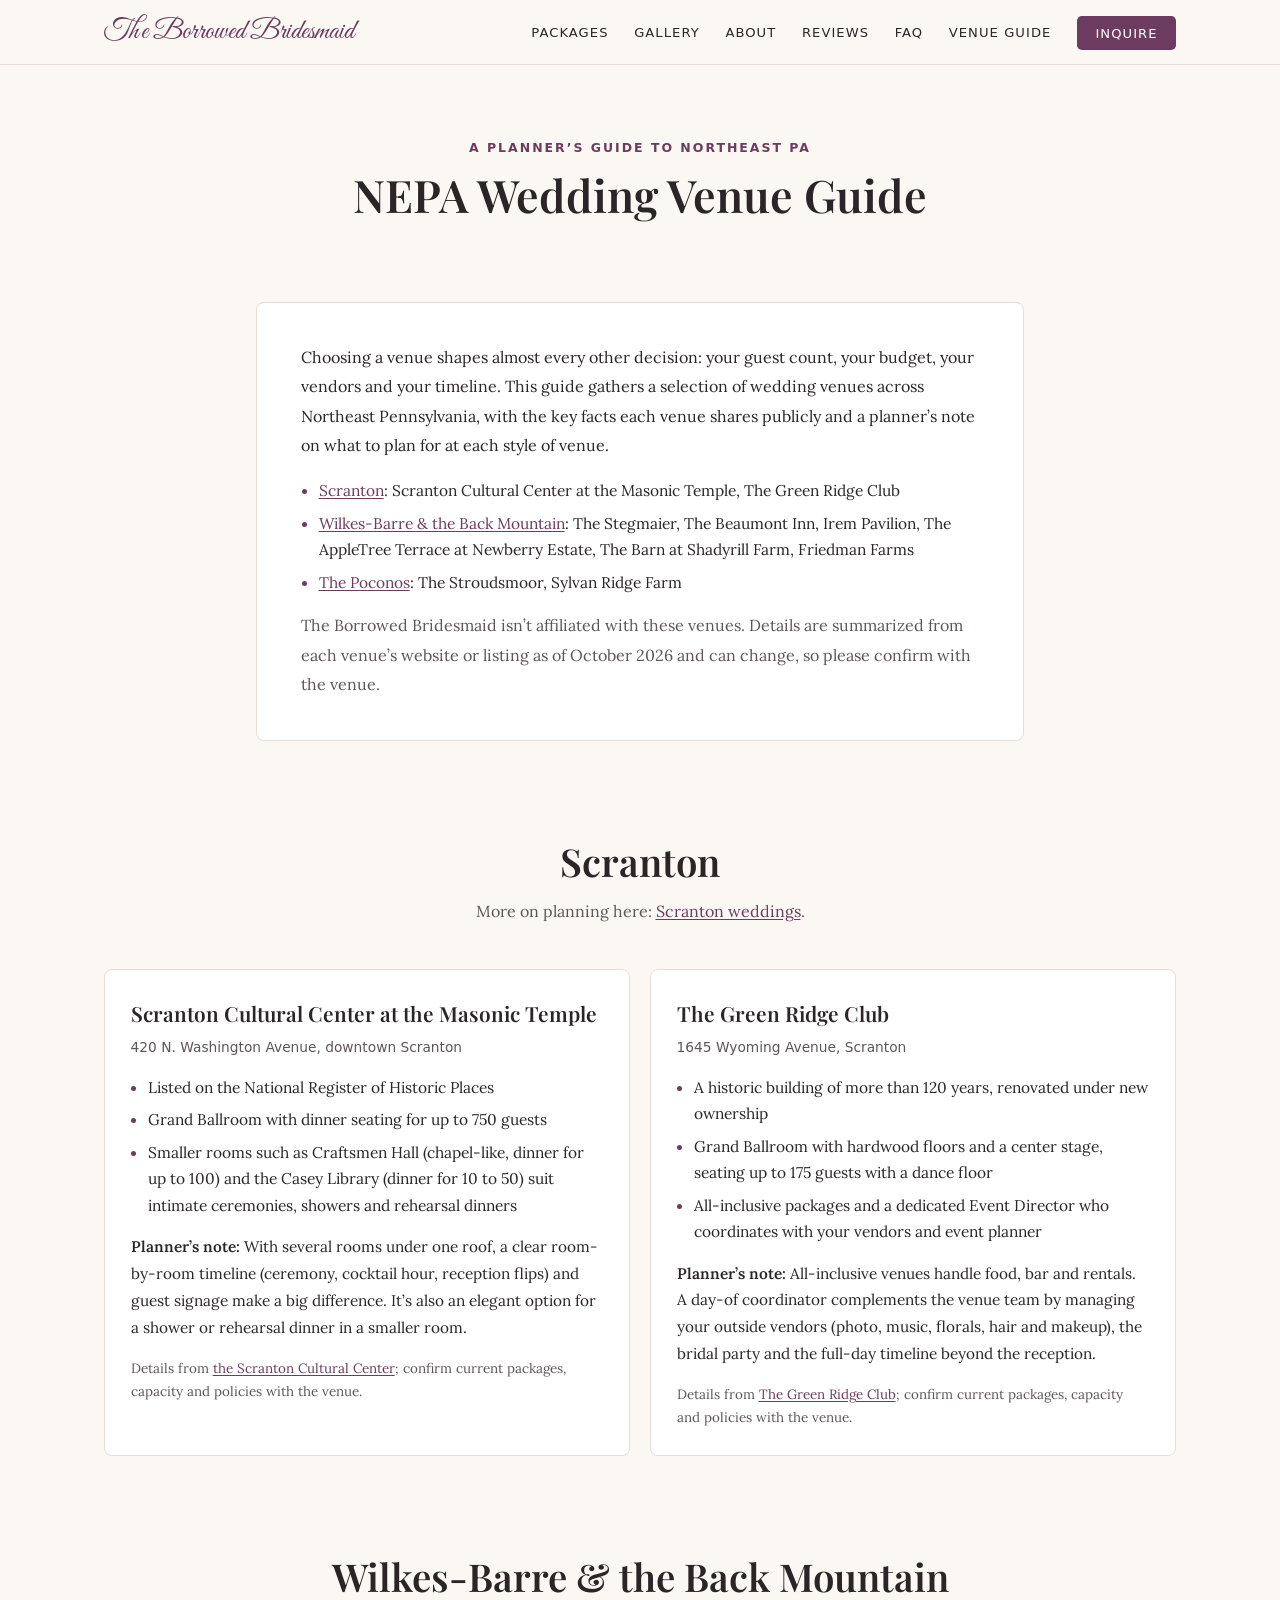
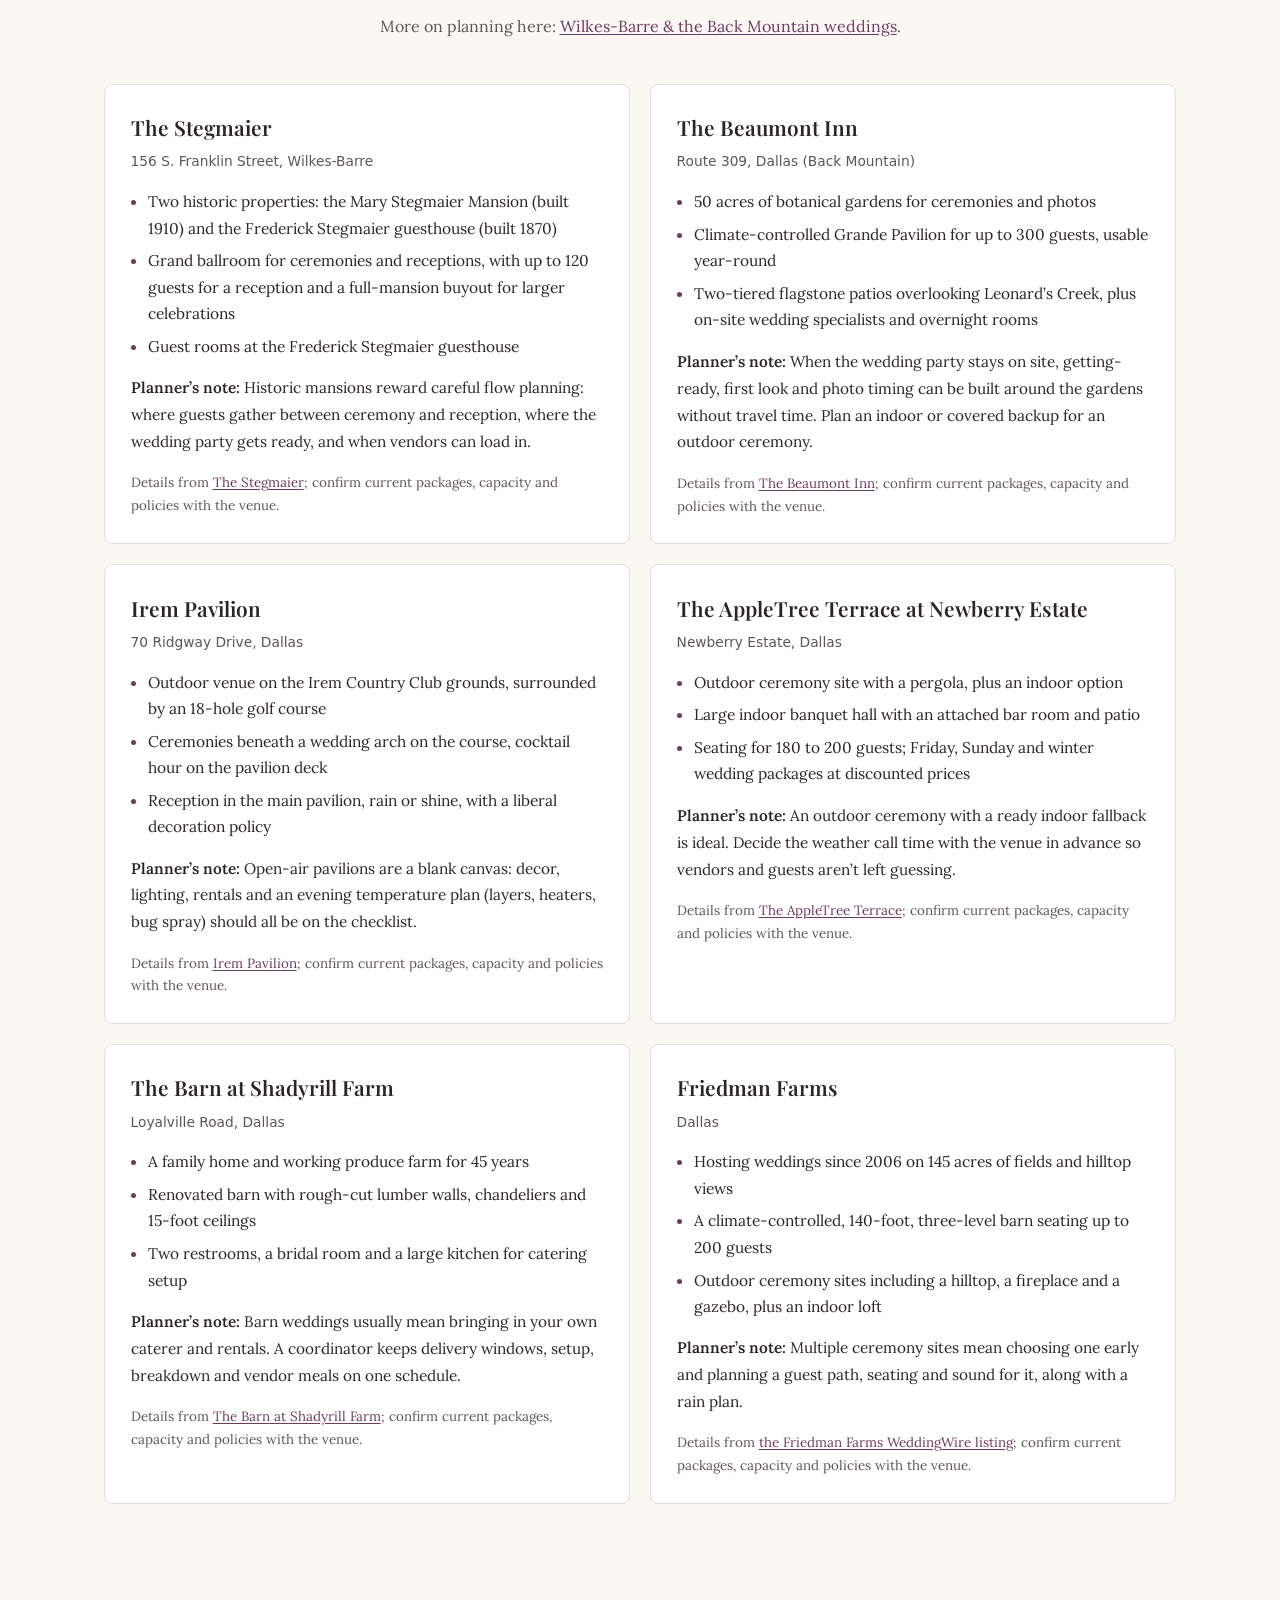
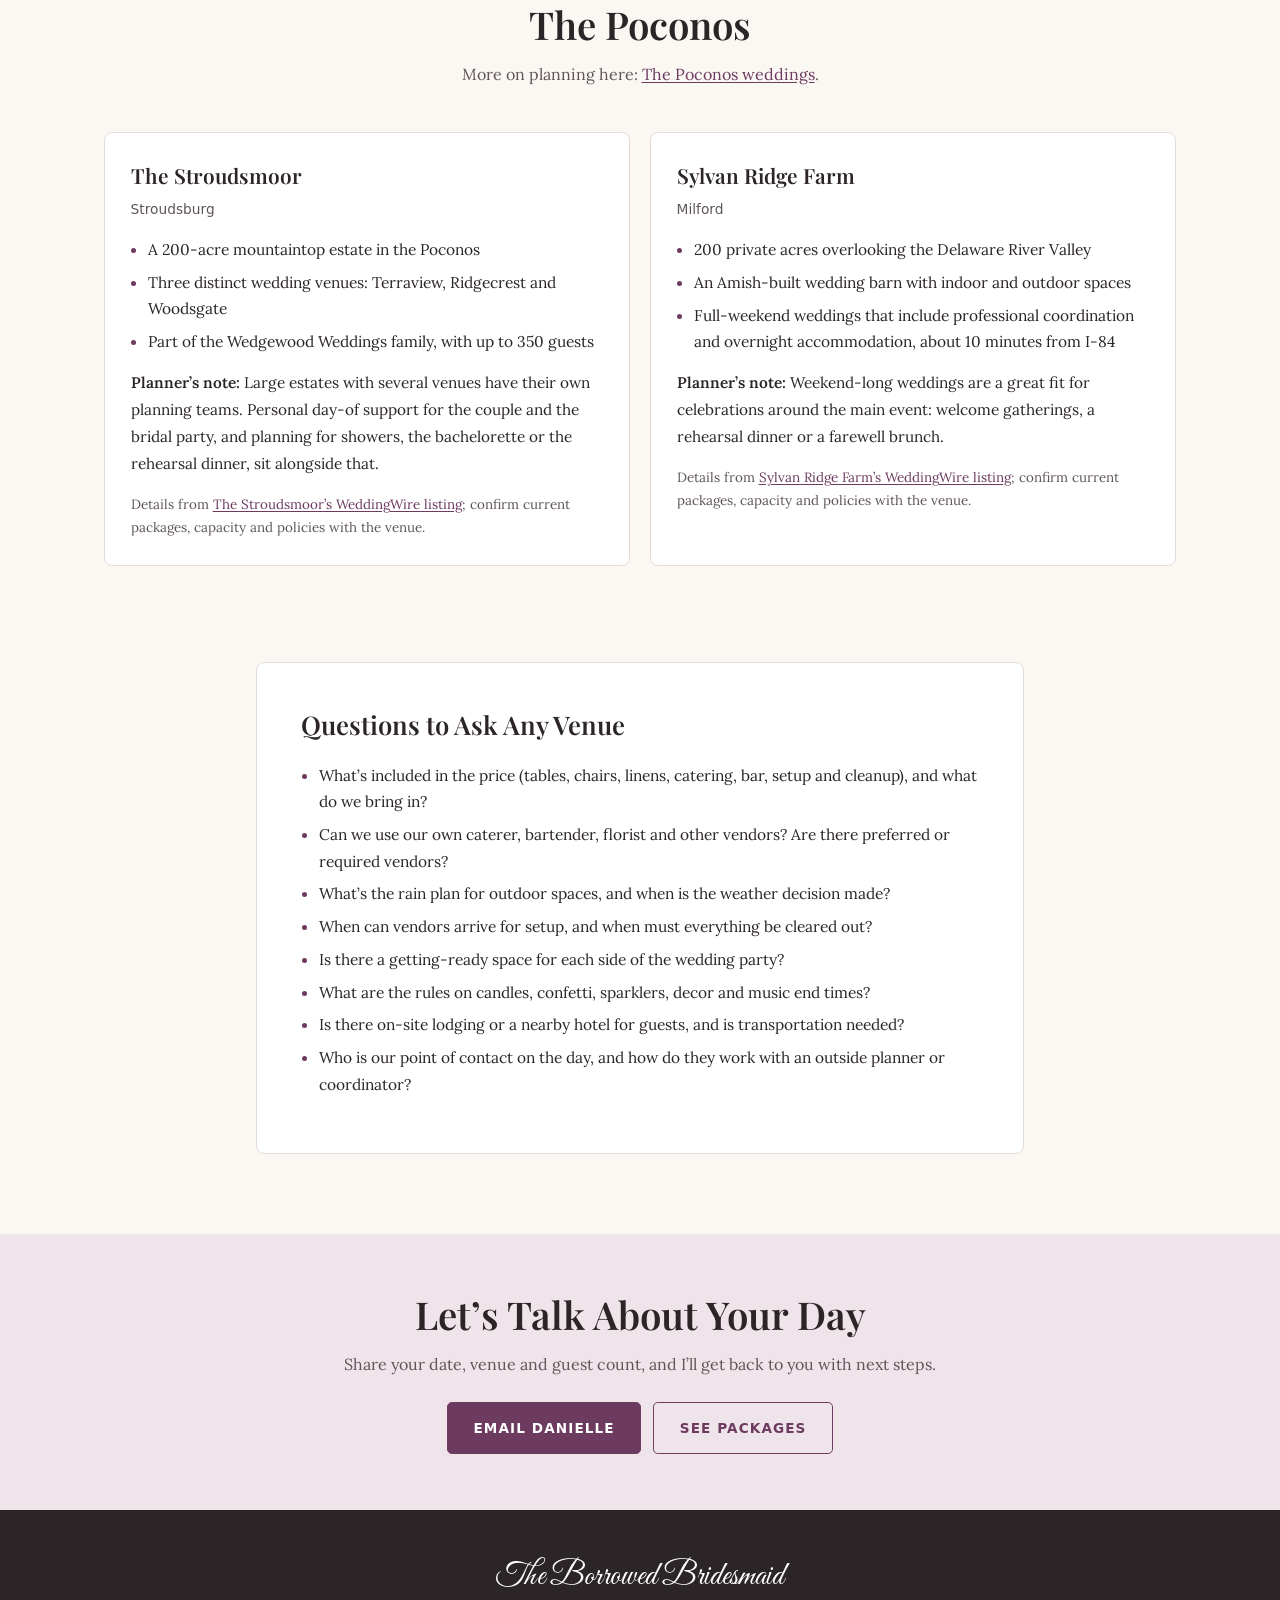
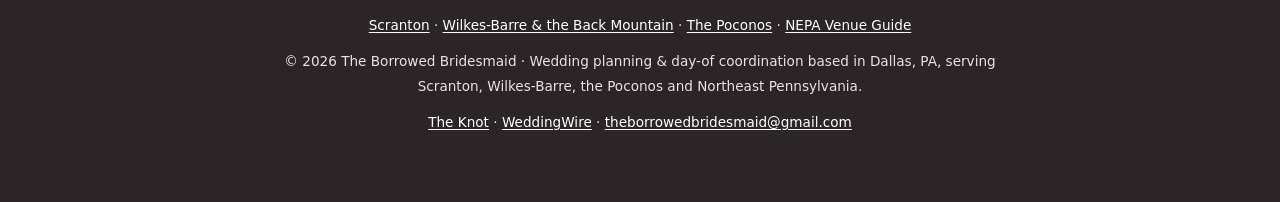
<file: nepa-wedding-venues/index.html>
<!DOCTYPE html>
<html lang="en">
<head>
  <meta charset="UTF-8">
  <meta name="viewport" content="width=device-width, initial-scale=1">
  <title>NEPA Wedding Venue Guide: Scranton, Wilkes-Barre &amp; Poconos | The Borrowed Bridesmaid</title>
  <meta name="description" content="A planner&rsquo;s guide to wedding venues in Northeast Pennsylvania: Scranton, Wilkes-Barre, the Back Mountain and the Poconos, plus questions to ask any venue.">
  <link rel="canonical" href="https://theborrowedbridesmaid.org/nepa-wedding-venues/">

  <!-- Icons -->
  <link rel="icon" href="/favicon.ico" sizes="any">
  <link rel="icon" href="/favicon.svg" type="image/svg+xml">
  <link rel="apple-touch-icon" href="/apple-touch-icon.png">
  <meta name="theme-color" content="#6D3B5F">

  <!-- Social sharing -->
  <meta property="og:type" content="article">
  <meta property="og:site_name" content="The Borrowed Bridesmaid">
  <meta property="og:url" content="https://theborrowedbridesmaid.org/nepa-wedding-venues/">
  <meta property="og:title" content="NEPA Wedding Venue Guide: Scranton, Wilkes-Barre &amp; Poconos | The Borrowed Bridesmaid">
  <meta property="og:description" content="A planner&rsquo;s guide to wedding venues in Northeast Pennsylvania: Scranton, Wilkes-Barre, the Back Mountain and the Poconos, plus questions to ask any venue.">
  <meta property="og:image" content="https://theborrowedbridesmaid.org/og-image.jpg">
  <meta property="og:image:width" content="1200">
  <meta property="og:image:height" content="630">
  <meta name="twitter:card" content="summary_large_image">
  <meta name="twitter:title" content="NEPA Wedding Venue Guide: Scranton, Wilkes-Barre &amp; Poconos | The Borrowed Bridesmaid">
  <meta name="twitter:description" content="A planner&rsquo;s guide to wedding venues in Northeast Pennsylvania: Scranton, Wilkes-Barre, the Back Mountain and the Poconos, plus questions to ask any venue.">
  <meta name="twitter:image" content="https://theborrowedbridesmaid.org/og-image.jpg">

  <!-- Fonts (self-hosted) -->
  <link rel="preload" href="/fonts/playfair-display-latin.woff2" as="font" type="font/woff2" crossorigin>
  <link rel="preload" href="/fonts/lora-latin.woff2" as="font" type="font/woff2" crossorigin>
  <link rel="preload" href="/fonts/great-vibes-latin.woff2" as="font" type="font/woff2" crossorigin>

  <script>document.documentElement.classList.add('js')</script>
  <link rel="stylesheet" href="/styles.css">
  <script src="/site.js" defer></script>
  <script type="application/ld+json">
{
  "@context": "https://schema.org",
  "@type": "BreadcrumbList",
  "itemListElement": [
    {
      "@type": "ListItem",
      "position": 1,
      "name": "Home",
      "item": "https://theborrowedbridesmaid.org/"
    },
    {
      "@type": "ListItem",
      "position": 2,
      "name": "NEPA Wedding Venue Guide",
      "item": "https://theborrowedbridesmaid.org/nepa-wedding-venues/"
    }
  ]
}
  </script>
</head>
<body>
  <div class="page-wrap">
    <a class="skip-link" href="#main">Skip to content</a>
    <header class="site-header" id="top">
      <div class="container header-inner">
        <a class="brand" href="/">The Borrowed Bridesmaid</a>
        <button class="nav-toggle" type="button" aria-expanded="false" aria-controls="site-nav" aria-label="Menu">&#9776;</button>
        <nav class="site-nav" id="site-nav" aria-label="Main">
          <ul>
            <li><a href="/#packages">Packages</a></li>
            <li><a href="/#gallery">Gallery</a></li>
            <li><a href="/#about">About</a></li>
            <li><a href="/#reviews">Reviews</a></li>
            <li><a href="/#faq">FAQ</a></li>
            <li><a href="/nepa-wedding-venues/" aria-current="page">Venue Guide</a></li>
            <li><a class="nav-cta" href="#contact">Inquire</a></li>
          </ul>
        </nav>
      </div>
    </header>

    <main id="main">
      <section class="page-intro">
        <div class="container">
          <p class="eyebrow">A Planner&rsquo;s Guide to Northeast PA</p>
          <h1 class="page-title">NEPA Wedding Venue Guide</h1>
        </div>
      </section>
      <section class="page-section">
        <div class="container">
          <div class="prose">
            <p>Choosing a venue shapes almost every other decision: your guest count, your budget, your vendors and your timeline. This guide gathers a selection of wedding venues across Northeast Pennsylvania, with the key facts each venue shares publicly and a planner&rsquo;s note on what to plan for at each style of venue.</p>
            <ul class="package-list">
              <li><a href="#scranton">Scranton</a>: Scranton Cultural Center at the Masonic Temple, The Green Ridge Club</li>
              <li><a href="#wb">Wilkes-Barre &amp; the Back Mountain</a>: The Stegmaier, The Beaumont Inn, Irem Pavilion, The AppleTree Terrace at Newberry Estate, The Barn at Shadyrill Farm, Friedman Farms</li>
              <li><a href="#poconos">The Poconos</a>: The Stroudsmoor, Sylvan Ridge Farm</li>
            </ul>
            <p class="venue-source">The Borrowed Bridesmaid isn&rsquo;t affiliated with these venues. Details are summarized from each venue&rsquo;s website or listing as of October 2026 and can change, so please confirm with the venue.</p>
          </div>
        </div>
      </section>

      <section class="page-section" id="scranton">
        <div class="container">
          <h2 class="section-title">Scranton</h2>
          <p class="section-subtitle">More on planning here: <a href="/scranton-wedding-planner/">Scranton weddings</a>.</p>
          <div class="venue-grid">
          <article class="venue-card" id="scranton-cultural-center">
            <h3>Scranton Cultural Center at the Masonic Temple</h3>
            <p class="venue-meta">420 N. Washington Avenue, downtown Scranton</p>
            <ul class="package-list">
              <li>Listed on the National Register of Historic Places</li>
              <li>Grand Ballroom with dinner seating for up to 750 guests</li>
              <li>Smaller rooms such as Craftsmen Hall (chapel-like, dinner for up to 100) and the Casey Library (dinner for 10 to 50) suit intimate ceremonies, showers and rehearsal dinners</li>
            </ul>
            <p class="venue-note"><strong>Planner&rsquo;s note:</strong> With several rooms under one roof, a clear room-by-room timeline (ceremony, cocktail hour, reception flips) and guest signage make a big difference. It&rsquo;s also an elegant option for a shower or rehearsal dinner in a smaller room.</p>
            <p class="venue-source">Details from <a href="https://scrantonculturalcenter.org/index.php/weddingsevents/" target="_blank" rel="noopener noreferrer">the Scranton Cultural Center</a>; confirm current packages, capacity and policies with the venue.</p>
          </article>
          <article class="venue-card" id="green-ridge-club">
            <h3>The Green Ridge Club</h3>
            <p class="venue-meta">1645 Wyoming Avenue, Scranton</p>
            <ul class="package-list">
              <li>A historic building of more than 120 years, renovated under new ownership</li>
              <li>Grand Ballroom with hardwood floors and a center stage, seating up to 175 guests with a dance floor</li>
              <li>All-inclusive packages and a dedicated Event Director who coordinates with your vendors and event planner</li>
            </ul>
            <p class="venue-note"><strong>Planner&rsquo;s note:</strong> All-inclusive venues handle food, bar and rentals. A day-of coordinator complements the venue team by managing your outside vendors (photo, music, florals, hair and makeup), the bridal party and the full-day timeline beyond the reception.</p>
            <p class="venue-source">Details from <a href="https://www.thegreenridgeclub.com/weddings" target="_blank" rel="noopener noreferrer">The Green Ridge Club</a>; confirm current packages, capacity and policies with the venue.</p>
          </article>
          </div>
        </div>
      </section>

      <section class="page-section" id="wb">
        <div class="container">
          <h2 class="section-title">Wilkes-Barre &amp; the Back Mountain</h2>
          <p class="section-subtitle">More on planning here: <a href="/wilkes-barre-wedding-planner/">Wilkes-Barre &amp; the Back Mountain weddings</a>.</p>
          <div class="venue-grid">
          <article class="venue-card" id="the-stegmaier">
            <h3>The Stegmaier</h3>
            <p class="venue-meta">156 S. Franklin Street, Wilkes-Barre</p>
            <ul class="package-list">
              <li>Two historic properties: the Mary Stegmaier Mansion (built 1910) and the Frederick Stegmaier guesthouse (built 1870)</li>
              <li>Grand ballroom for ceremonies and receptions, with up to 120 guests for a reception and a full-mansion buyout for larger celebrations</li>
              <li>Guest rooms at the Frederick Stegmaier guesthouse</li>
            </ul>
            <p class="venue-note"><strong>Planner&rsquo;s note:</strong> Historic mansions reward careful flow planning: where guests gather between ceremony and reception, where the wedding party gets ready, and when vendors can load in.</p>
            <p class="venue-source">Details from <a href="https://www.thestegmaier.com/" target="_blank" rel="noopener noreferrer">The Stegmaier</a>; confirm current packages, capacity and policies with the venue.</p>
          </article>
          <article class="venue-card" id="beaumont-inn">
            <h3>The Beaumont Inn</h3>
            <p class="venue-meta">Route 309, Dallas (Back Mountain)</p>
            <ul class="package-list">
              <li>50 acres of botanical gardens for ceremonies and photos</li>
              <li>Climate-controlled Grande Pavilion for up to 300 guests, usable year-round</li>
              <li>Two-tiered flagstone patios overlooking Leonard&rsquo;s Creek, plus on-site wedding specialists and overnight rooms</li>
            </ul>
            <p class="venue-note"><strong>Planner&rsquo;s note:</strong> When the wedding party stays on site, getting-ready, first look and photo timing can be built around the gardens without travel time. Plan an indoor or covered backup for an outdoor ceremony.</p>
            <p class="venue-source">Details from <a href="https://thebeaumontinn.com/weddings/" target="_blank" rel="noopener noreferrer">The Beaumont Inn</a>; confirm current packages, capacity and policies with the venue.</p>
          </article>
          <article class="venue-card" id="irem-pavilion">
            <h3>Irem Pavilion</h3>
            <p class="venue-meta">70 Ridgway Drive, Dallas</p>
            <ul class="package-list">
              <li>Outdoor venue on the Irem Country Club grounds, surrounded by an 18-hole golf course</li>
              <li>Ceremonies beneath a wedding arch on the course, cocktail hour on the pavilion deck</li>
              <li>Reception in the main pavilion, rain or shine, with a liberal decoration policy</li>
            </ul>
            <p class="venue-note"><strong>Planner&rsquo;s note:</strong> Open-air pavilions are a blank canvas: decor, lighting, rentals and an evening temperature plan (layers, heaters, bug spray) should all be on the checklist.</p>
            <p class="venue-source">Details from <a href="https://www.irempavilion.org/" target="_blank" rel="noopener noreferrer">Irem Pavilion</a>; confirm current packages, capacity and policies with the venue.</p>
          </article>
          <article class="venue-card" id="appletree-terrace">
            <h3>The AppleTree Terrace at Newberry Estate</h3>
            <p class="venue-meta">Newberry Estate, Dallas</p>
            <ul class="package-list">
              <li>Outdoor ceremony site with a pergola, plus an indoor option</li>
              <li>Large indoor banquet hall with an attached bar room and patio</li>
              <li>Seating for 180 to 200 guests; Friday, Sunday and winter wedding packages at discounted prices</li>
            </ul>
            <p class="venue-note"><strong>Planner&rsquo;s note:</strong> An outdoor ceremony with a ready indoor fallback is ideal. Decide the weather call time with the venue in advance so vendors and guests aren&rsquo;t left guessing.</p>
            <p class="venue-source">Details from <a href="https://www.appletreeterrace.com/weddings-events" target="_blank" rel="noopener noreferrer">The AppleTree Terrace</a>; confirm current packages, capacity and policies with the venue.</p>
          </article>
          <article class="venue-card" id="shadyrill-farm">
            <h3>The Barn at Shadyrill Farm</h3>
            <p class="venue-meta">Loyalville Road, Dallas</p>
            <ul class="package-list">
              <li>A family home and working produce farm for 45 years</li>
              <li>Renovated barn with rough-cut lumber walls, chandeliers and 15-foot ceilings</li>
              <li>Two restrooms, a bridal room and a large kitchen for catering setup</li>
            </ul>
            <p class="venue-note"><strong>Planner&rsquo;s note:</strong> Barn weddings usually mean bringing in your own caterer and rentals. A coordinator keeps delivery windows, setup, breakdown and vendor meals on one schedule.</p>
            <p class="venue-source">Details from <a href="https://shadyrillfarmweddings.com/" target="_blank" rel="noopener noreferrer">The Barn at Shadyrill Farm</a>; confirm current packages, capacity and policies with the venue.</p>
          </article>
          <article class="venue-card" id="friedman-farms">
            <h3>Friedman Farms</h3>
            <p class="venue-meta">Dallas</p>
            <ul class="package-list">
              <li>Hosting weddings since 2006 on 145 acres of fields and hilltop views</li>
              <li>A climate-controlled, 140-foot, three-level barn seating up to 200 guests</li>
              <li>Outdoor ceremony sites including a hilltop, a fireplace and a gazebo, plus an indoor loft</li>
            </ul>
            <p class="venue-note"><strong>Planner&rsquo;s note:</strong> Multiple ceremony sites mean choosing one early and planning a guest path, seating and sound for it, along with a rain plan.</p>
            <p class="venue-source">Details from <a href="https://www.weddingwire.com/biz/friedman-farms-dallas/e42b4288746316fe.html" target="_blank" rel="noopener noreferrer">the Friedman Farms WeddingWire listing</a>; confirm current packages, capacity and policies with the venue.</p>
          </article>
          </div>
        </div>
      </section>

      <section class="page-section" id="poconos">
        <div class="container">
          <h2 class="section-title">The Poconos</h2>
          <p class="section-subtitle">More on planning here: <a href="/poconos-wedding-planner/">The Poconos weddings</a>.</p>
          <div class="venue-grid">
          <article class="venue-card" id="stroudsmoor">
            <h3>The Stroudsmoor</h3>
            <p class="venue-meta">Stroudsburg</p>
            <ul class="package-list">
              <li>A 200-acre mountaintop estate in the Poconos</li>
              <li>Three distinct wedding venues: Terraview, Ridgecrest and Woodsgate</li>
              <li>Part of the Wedgewood Weddings family, with up to 350 guests</li>
            </ul>
            <p class="venue-note"><strong>Planner&rsquo;s note:</strong> Large estates with several venues have their own planning teams. Personal day-of support for the couple and the bridal party, and planning for showers, the bachelorette or the rehearsal dinner, sit alongside that.</p>
            <p class="venue-source">Details from <a href="https://www.weddingwire.com/biz/the-stroudsmoor-by-wedgewood-weddings/4b6d5c05090b81eb.html" target="_blank" rel="noopener noreferrer">The Stroudsmoor&rsquo;s WeddingWire listing</a>; confirm current packages, capacity and policies with the venue.</p>
          </article>
          <article class="venue-card" id="sylvan-ridge-farm">
            <h3>Sylvan Ridge Farm</h3>
            <p class="venue-meta">Milford</p>
            <ul class="package-list">
              <li>200 private acres overlooking the Delaware River Valley</li>
              <li>An Amish-built wedding barn with indoor and outdoor spaces</li>
              <li>Full-weekend weddings that include professional coordination and overnight accommodation, about 10 minutes from I-84</li>
            </ul>
            <p class="venue-note"><strong>Planner&rsquo;s note:</strong> Weekend-long weddings are a great fit for celebrations around the main event: welcome gatherings, a rehearsal dinner or a farewell brunch.</p>
            <p class="venue-source">Details from <a href="https://www.weddingwire.com/biz/sylvan-ridge-farm/f9458897a53a48f7.html" target="_blank" rel="noopener noreferrer">Sylvan Ridge Farm&rsquo;s WeddingWire listing</a>; confirm current packages, capacity and policies with the venue.</p>
          </article>
          </div>
        </div>
      </section>

      <section class="page-section">
        <div class="container">
          <div class="prose">
            <h2>Questions to Ask Any Venue</h2>
            <ul class="package-list">
              <li>What&rsquo;s included in the price (tables, chairs, linens, catering, bar, setup and cleanup), and what do we bring in?</li>
              <li>Can we use our own caterer, bartender, florist and other vendors? Are there preferred or required vendors?</li>
              <li>What&rsquo;s the rain plan for outdoor spaces, and when is the weather decision made?</li>
              <li>When can vendors arrive for setup, and when must everything be cleared out?</li>
              <li>Is there a getting-ready space for each side of the wedding party?</li>
              <li>What are the rules on candles, confetti, sparklers, decor and music end times?</li>
              <li>Is there on-site lodging or a nearby hotel for guests, and is transportation needed?</li>
              <li>Who is our point of contact on the day, and how do they work with an outside planner or coordinator?</li>
            </ul>
          </div>
        </div>
      </section>

      <section class="cta-band" id="contact" data-hide-cta>
        <div class="container">
          <div class="cta-inner">
            <h2 class="section-title">Let&rsquo;s Talk About Your Day</h2>
            <p class="section-subtitle">Share your date, venue and guest count, and I&rsquo;ll get back to you with next steps.</p>
            <div class="contact-cta">
              <a class="btn-primary" href="mailto:theborrowedbridesmaid@gmail.com?subject=Wedding%20inquiry%3A%20NEPA%20Wedding%20Venue%20Guide&amp;body=Hi%20Danielle%21%0A%0AWedding%20date%20%28or%20season%29%3A%0AVenue%20or%20town%3A%0AEstimated%20guest%20count%3A%0APackage%20I%27m%20interested%20in%3A%0AAnything%20else%20you%27d%20like%20me%20to%20know%3A%0A">Email Danielle</a>
              <a class="btn-primary btn-light" href="/#packages">See Packages</a>
            </div>
          </div>
        </div>
      </section>
    </main>

    <footer data-hide-cta>
      <p class="footer-brand">The Borrowed Bridesmaid</p>
      <p>
        <a href="/scranton-wedding-planner/">Scranton</a> &middot;
        <a href="/wilkes-barre-wedding-planner/">Wilkes-Barre &amp; the Back Mountain</a> &middot;
        <a href="/poconos-wedding-planner/">The Poconos</a> &middot;
        <a href="/nepa-wedding-venues/">NEPA Venue Guide</a>
      </p>
      <p>
        &copy; 2026 The Borrowed Bridesmaid &middot; Wedding planning &amp; day-of coordination based in Dallas, PA, serving Scranton, Wilkes-Barre, the Poconos and Northeast Pennsylvania.
      </p>
      <p>
        <a href="https://www.theknot.com/marketplace/the-borrowed-bridesmaid-dallas-pa-2048463" target="_blank" rel="noopener noreferrer">The Knot</a>
        &middot;
        <a href="https://www.weddingwire.com/biz/the-borrowed-bridesmaid/c614060458a77a8a.html" target="_blank" rel="noopener noreferrer">WeddingWire</a>
        &middot;
        <a href="mailto:theborrowedbridesmaid@gmail.com">theborrowedbridesmaid@gmail.com</a>
      </p>
    </footer>
    <div class="mobile-cta">
      <a class="btn-primary" href="#contact">Inquire About Your Date</a>
    </div>
  </div>
</body>
</html>
</file>
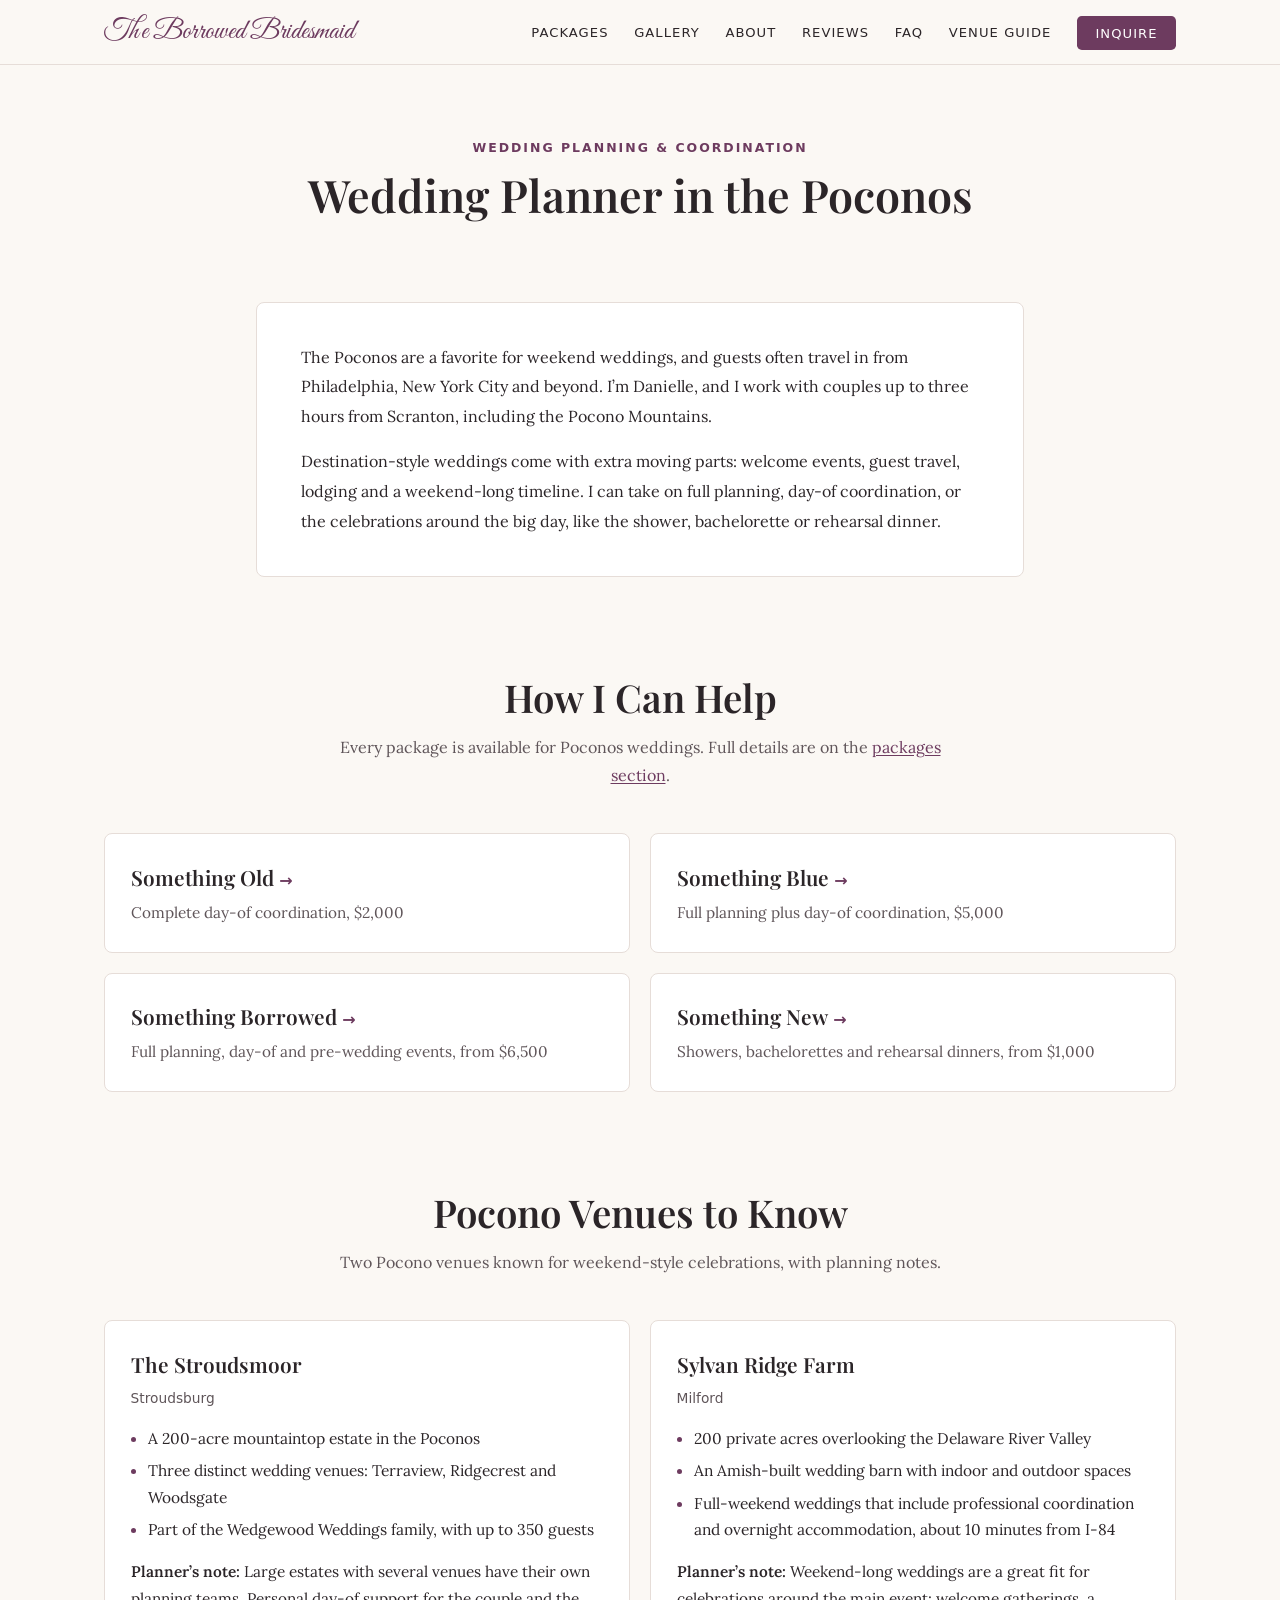
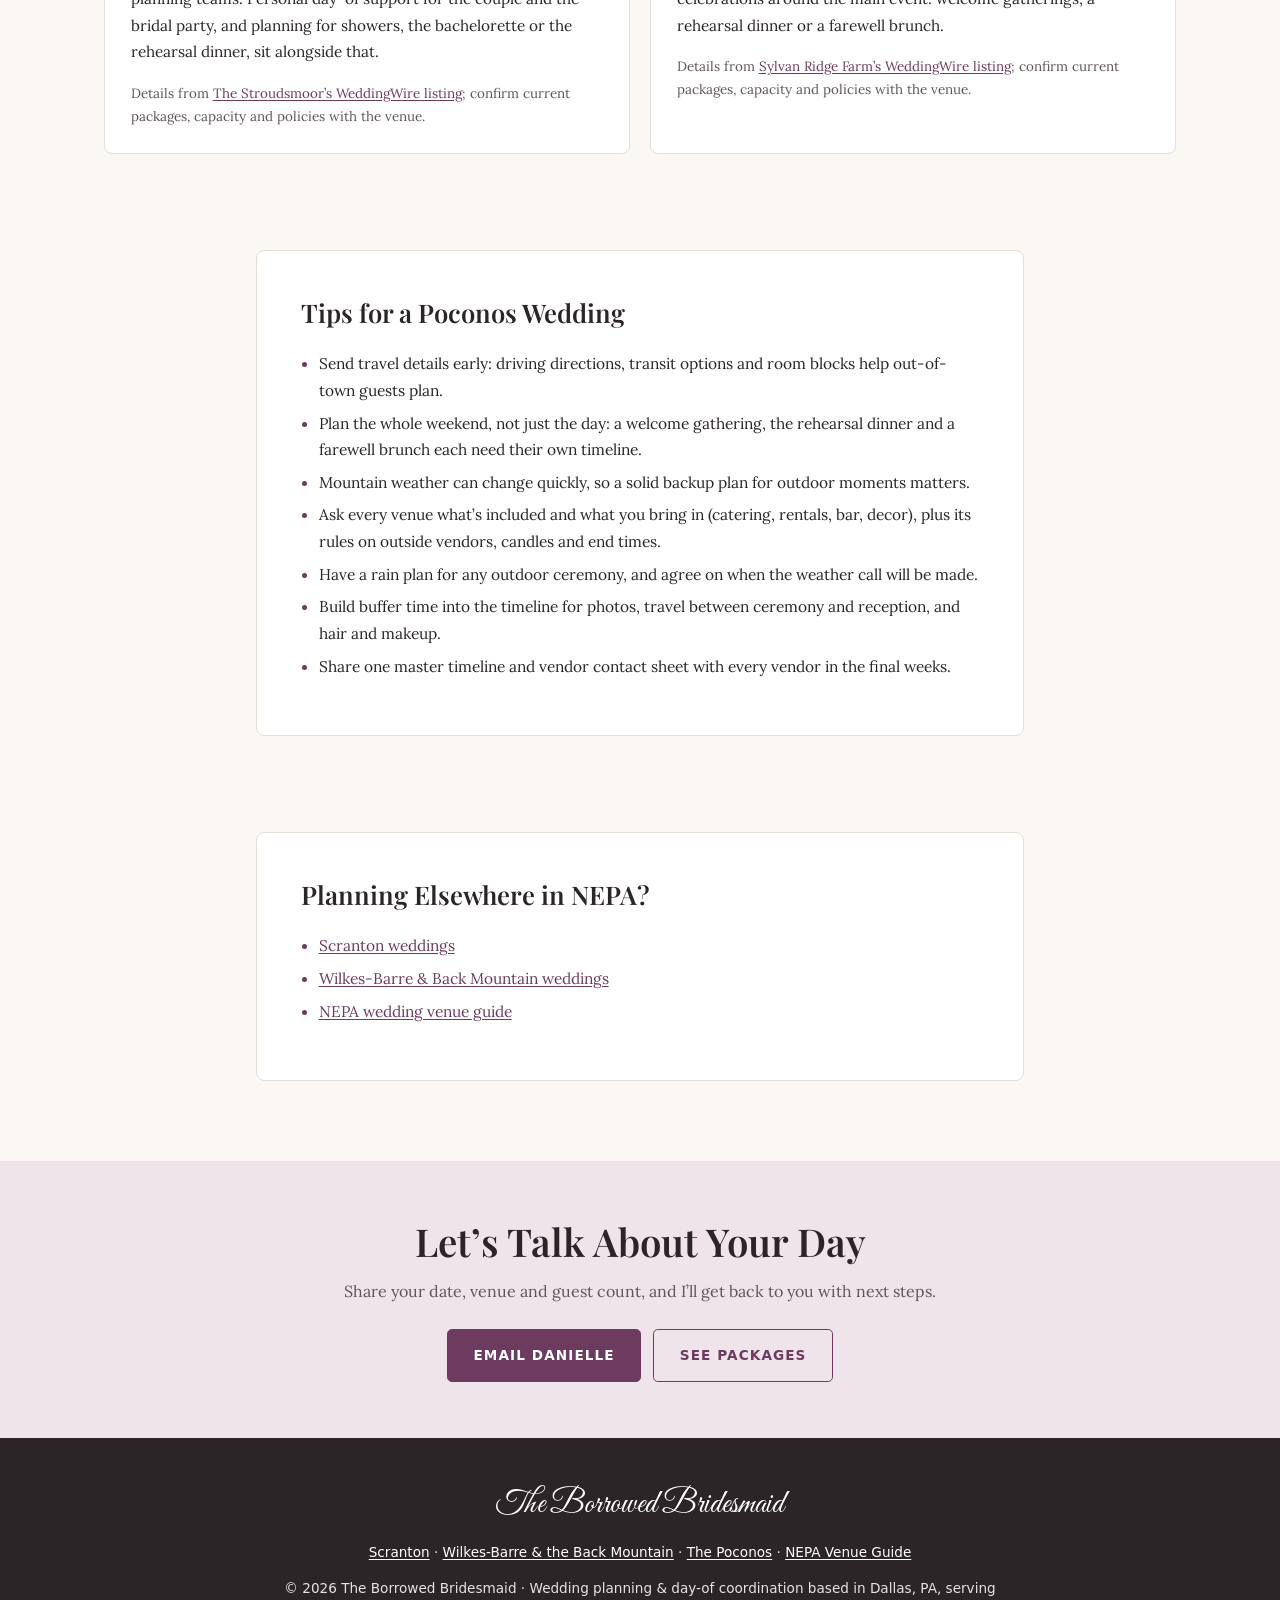
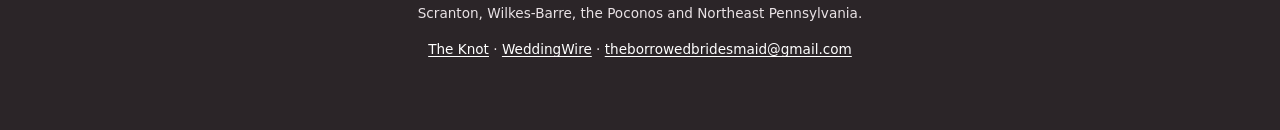
<file: poconos-wedding-planner/index.html>
<!DOCTYPE html>
<html lang="en">
<head>
  <meta charset="UTF-8">
  <meta name="viewport" content="width=device-width, initial-scale=1">
  <title>Poconos Wedding Planner &amp; Day-of Coordinator | The Borrowed Bridesmaid</title>
  <meta name="description" content="Wedding planning and day-of coordination for Pocono Mountains weddings, with notes on Pocono venues and weekend-wedding planning tips.">
  <link rel="canonical" href="https://theborrowedbridesmaid.org/poconos-wedding-planner/">

  <!-- Icons -->
  <link rel="icon" href="/favicon.ico" sizes="any">
  <link rel="icon" href="/favicon.svg" type="image/svg+xml">
  <link rel="apple-touch-icon" href="/apple-touch-icon.png">
  <meta name="theme-color" content="#6D3B5F">

  <!-- Social sharing -->
  <meta property="og:type" content="article">
  <meta property="og:site_name" content="The Borrowed Bridesmaid">
  <meta property="og:url" content="https://theborrowedbridesmaid.org/poconos-wedding-planner/">
  <meta property="og:title" content="Poconos Wedding Planner &amp; Day-of Coordinator | The Borrowed Bridesmaid">
  <meta property="og:description" content="Wedding planning and day-of coordination for Pocono Mountains weddings, with notes on Pocono venues and weekend-wedding planning tips.">
  <meta property="og:image" content="https://theborrowedbridesmaid.org/og-image.jpg">
  <meta property="og:image:width" content="1200">
  <meta property="og:image:height" content="630">
  <meta name="twitter:card" content="summary_large_image">
  <meta name="twitter:title" content="Poconos Wedding Planner &amp; Day-of Coordinator | The Borrowed Bridesmaid">
  <meta name="twitter:description" content="Wedding planning and day-of coordination for Pocono Mountains weddings, with notes on Pocono venues and weekend-wedding planning tips.">
  <meta name="twitter:image" content="https://theborrowedbridesmaid.org/og-image.jpg">

  <!-- Fonts (self-hosted) -->
  <link rel="preload" href="/fonts/playfair-display-latin.woff2" as="font" type="font/woff2" crossorigin>
  <link rel="preload" href="/fonts/lora-latin.woff2" as="font" type="font/woff2" crossorigin>
  <link rel="preload" href="/fonts/great-vibes-latin.woff2" as="font" type="font/woff2" crossorigin>

  <script>document.documentElement.classList.add('js')</script>
  <link rel="stylesheet" href="/styles.css">
  <script src="/site.js" defer></script>
  <script type="application/ld+json">
{
  "@context": "https://schema.org",
  "@type": "BreadcrumbList",
  "itemListElement": [
    {
      "@type": "ListItem",
      "position": 1,
      "name": "Home",
      "item": "https://theborrowedbridesmaid.org/"
    },
    {
      "@type": "ListItem",
      "position": 2,
      "name": "Poconos Wedding Planner",
      "item": "https://theborrowedbridesmaid.org/poconos-wedding-planner/"
    }
  ]
}
  </script>
</head>
<body>
  <div class="page-wrap">
    <a class="skip-link" href="#main">Skip to content</a>
    <header class="site-header" id="top">
      <div class="container header-inner">
        <a class="brand" href="/">The Borrowed Bridesmaid</a>
        <button class="nav-toggle" type="button" aria-expanded="false" aria-controls="site-nav" aria-label="Menu">&#9776;</button>
        <nav class="site-nav" id="site-nav" aria-label="Main">
          <ul>
            <li><a href="/#packages">Packages</a></li>
            <li><a href="/#gallery">Gallery</a></li>
            <li><a href="/#about">About</a></li>
            <li><a href="/#reviews">Reviews</a></li>
            <li><a href="/#faq">FAQ</a></li>
            <li><a href="/nepa-wedding-venues/">Venue Guide</a></li>
            <li><a class="nav-cta" href="#contact">Inquire</a></li>
          </ul>
        </nav>
      </div>
    </header>

    <main id="main">
      <section class="page-intro">
        <div class="container">
          <p class="eyebrow">Wedding Planning &amp; Coordination</p>
          <h1 class="page-title">Wedding Planner in the Poconos</h1>
        </div>
      </section>
      <section class="page-section">
        <div class="container">
          <div class="prose">
            <p>The Poconos are a favorite for weekend weddings, and guests often travel in from Philadelphia, New York City and beyond. I&rsquo;m Danielle, and I work with couples up to three hours from Scranton, including the Pocono Mountains.</p>
            <p>Destination-style weddings come with extra moving parts: welcome events, guest travel, lodging and a weekend-long timeline. I can take on full planning, day-of coordination, or the celebrations around the big day, like the shower, bachelorette or rehearsal dinner.</p>
          </div>
        </div>
      </section>

      <section class="page-section">
        <div class="container">
          <h2 class="section-title">How I Can Help</h2>
          <p class="section-subtitle">Every package is available for Poconos weddings. Full details are on the <a href="/#packages">packages section</a>.</p>
          <div class="service-grid">
            <a class="service-card" href="/#packages"><h3>Something Old</h3><p>Complete day-of coordination, $2,000</p></a>
            <a class="service-card" href="/#packages"><h3>Something Blue</h3><p>Full planning plus day-of coordination, $5,000</p></a>
            <a class="service-card" href="/#packages"><h3>Something Borrowed</h3><p>Full planning, day-of and pre-wedding events, from $6,500</p></a>
            <a class="service-card" href="/#packages"><h3>Something New</h3><p>Showers, bachelorettes and rehearsal dinners, from $1,000</p></a>
          </div>
        </div>
      </section>

      <section class="page-section">
        <div class="container">
          <h2 class="section-title">Pocono Venues to Know</h2>
          <p class="section-subtitle">Two Pocono venues known for weekend-style celebrations, with planning notes.</p>
          <div class="venue-grid">
          <article class="venue-card" id="stroudsmoor">
            <h3>The Stroudsmoor</h3>
            <p class="venue-meta">Stroudsburg</p>
            <ul class="package-list">
              <li>A 200-acre mountaintop estate in the Poconos</li>
              <li>Three distinct wedding venues: Terraview, Ridgecrest and Woodsgate</li>
              <li>Part of the Wedgewood Weddings family, with up to 350 guests</li>
            </ul>
            <p class="venue-note"><strong>Planner&rsquo;s note:</strong> Large estates with several venues have their own planning teams. Personal day-of support for the couple and the bridal party, and planning for showers, the bachelorette or the rehearsal dinner, sit alongside that.</p>
            <p class="venue-source">Details from <a href="https://www.weddingwire.com/biz/the-stroudsmoor-by-wedgewood-weddings/4b6d5c05090b81eb.html" target="_blank" rel="noopener noreferrer">The Stroudsmoor&rsquo;s WeddingWire listing</a>; confirm current packages, capacity and policies with the venue.</p>
          </article>
          <article class="venue-card" id="sylvan-ridge-farm">
            <h3>Sylvan Ridge Farm</h3>
            <p class="venue-meta">Milford</p>
            <ul class="package-list">
              <li>200 private acres overlooking the Delaware River Valley</li>
              <li>An Amish-built wedding barn with indoor and outdoor spaces</li>
              <li>Full-weekend weddings that include professional coordination and overnight accommodation, about 10 minutes from I-84</li>
            </ul>
            <p class="venue-note"><strong>Planner&rsquo;s note:</strong> Weekend-long weddings are a great fit for celebrations around the main event: welcome gatherings, a rehearsal dinner or a farewell brunch.</p>
            <p class="venue-source">Details from <a href="https://www.weddingwire.com/biz/sylvan-ridge-farm/f9458897a53a48f7.html" target="_blank" rel="noopener noreferrer">Sylvan Ridge Farm&rsquo;s WeddingWire listing</a>; confirm current packages, capacity and policies with the venue.</p>
          </article>
          </div>
        </div>
      </section>

      <section class="page-section">
        <div class="container">
          <div class="prose">
            <h2>Tips for a Poconos Wedding</h2>
            <ul class="package-list">
              <li>Send travel details early: driving directions, transit options and room blocks help out-of-town guests plan.</li>
              <li>Plan the whole weekend, not just the day: a welcome gathering, the rehearsal dinner and a farewell brunch each need their own timeline.</li>
              <li>Mountain weather can change quickly, so a solid backup plan for outdoor moments matters.</li>
              <li>Ask every venue what&rsquo;s included and what you bring in (catering, rentals, bar, decor), plus its rules on outside vendors, candles and end times.</li>
              <li>Have a rain plan for any outdoor ceremony, and agree on when the weather call will be made.</li>
              <li>Build buffer time into the timeline for photos, travel between ceremony and reception, and hair and makeup.</li>
              <li>Share one master timeline and vendor contact sheet with every vendor in the final weeks.</li>
            </ul>
          </div>
        </div>
      </section>

      <section class="page-section">
        <div class="container">
          <div class="prose">
            <h2>Planning Elsewhere in NEPA?</h2>
            <ul class="package-list">
              <li><a href="/scranton-wedding-planner/">Scranton weddings</a></li>
              <li><a href="/wilkes-barre-wedding-planner/">Wilkes-Barre &amp; Back Mountain weddings</a></li>
              <li><a href="/nepa-wedding-venues/">NEPA wedding venue guide</a></li>
            </ul>
          </div>
        </div>
      </section>

      <section class="cta-band" id="contact" data-hide-cta>
        <div class="container">
          <div class="cta-inner">
            <h2 class="section-title">Let&rsquo;s Talk About Your Day</h2>
            <p class="section-subtitle">Share your date, venue and guest count, and I&rsquo;ll get back to you with next steps.</p>
            <div class="contact-cta">
              <a class="btn-primary" href="mailto:theborrowedbridesmaid@gmail.com?subject=Wedding%20inquiry%3A%20Poconos%20Wedding%20Planner&amp;body=Hi%20Danielle%21%0A%0AWedding%20date%20%28or%20season%29%3A%0AVenue%20or%20town%3A%0AEstimated%20guest%20count%3A%0APackage%20I%27m%20interested%20in%3A%0AAnything%20else%20you%27d%20like%20me%20to%20know%3A%0A">Email Danielle</a>
              <a class="btn-primary btn-light" href="/#packages">See Packages</a>
            </div>
          </div>
        </div>
      </section>
    </main>

    <footer data-hide-cta>
      <p class="footer-brand">The Borrowed Bridesmaid</p>
      <p>
        <a href="/scranton-wedding-planner/">Scranton</a> &middot;
        <a href="/wilkes-barre-wedding-planner/">Wilkes-Barre &amp; the Back Mountain</a> &middot;
        <a href="/poconos-wedding-planner/">The Poconos</a> &middot;
        <a href="/nepa-wedding-venues/">NEPA Venue Guide</a>
      </p>
      <p>
        &copy; 2026 The Borrowed Bridesmaid &middot; Wedding planning &amp; day-of coordination based in Dallas, PA, serving Scranton, Wilkes-Barre, the Poconos and Northeast Pennsylvania.
      </p>
      <p>
        <a href="https://www.theknot.com/marketplace/the-borrowed-bridesmaid-dallas-pa-2048463" target="_blank" rel="noopener noreferrer">The Knot</a>
        &middot;
        <a href="https://www.weddingwire.com/biz/the-borrowed-bridesmaid/c614060458a77a8a.html" target="_blank" rel="noopener noreferrer">WeddingWire</a>
        &middot;
        <a href="mailto:theborrowedbridesmaid@gmail.com">theborrowedbridesmaid@gmail.com</a>
      </p>
    </footer>
    <div class="mobile-cta">
      <a class="btn-primary" href="#contact">Inquire About Your Date</a>
    </div>
  </div>
</body>
</html>
</file>
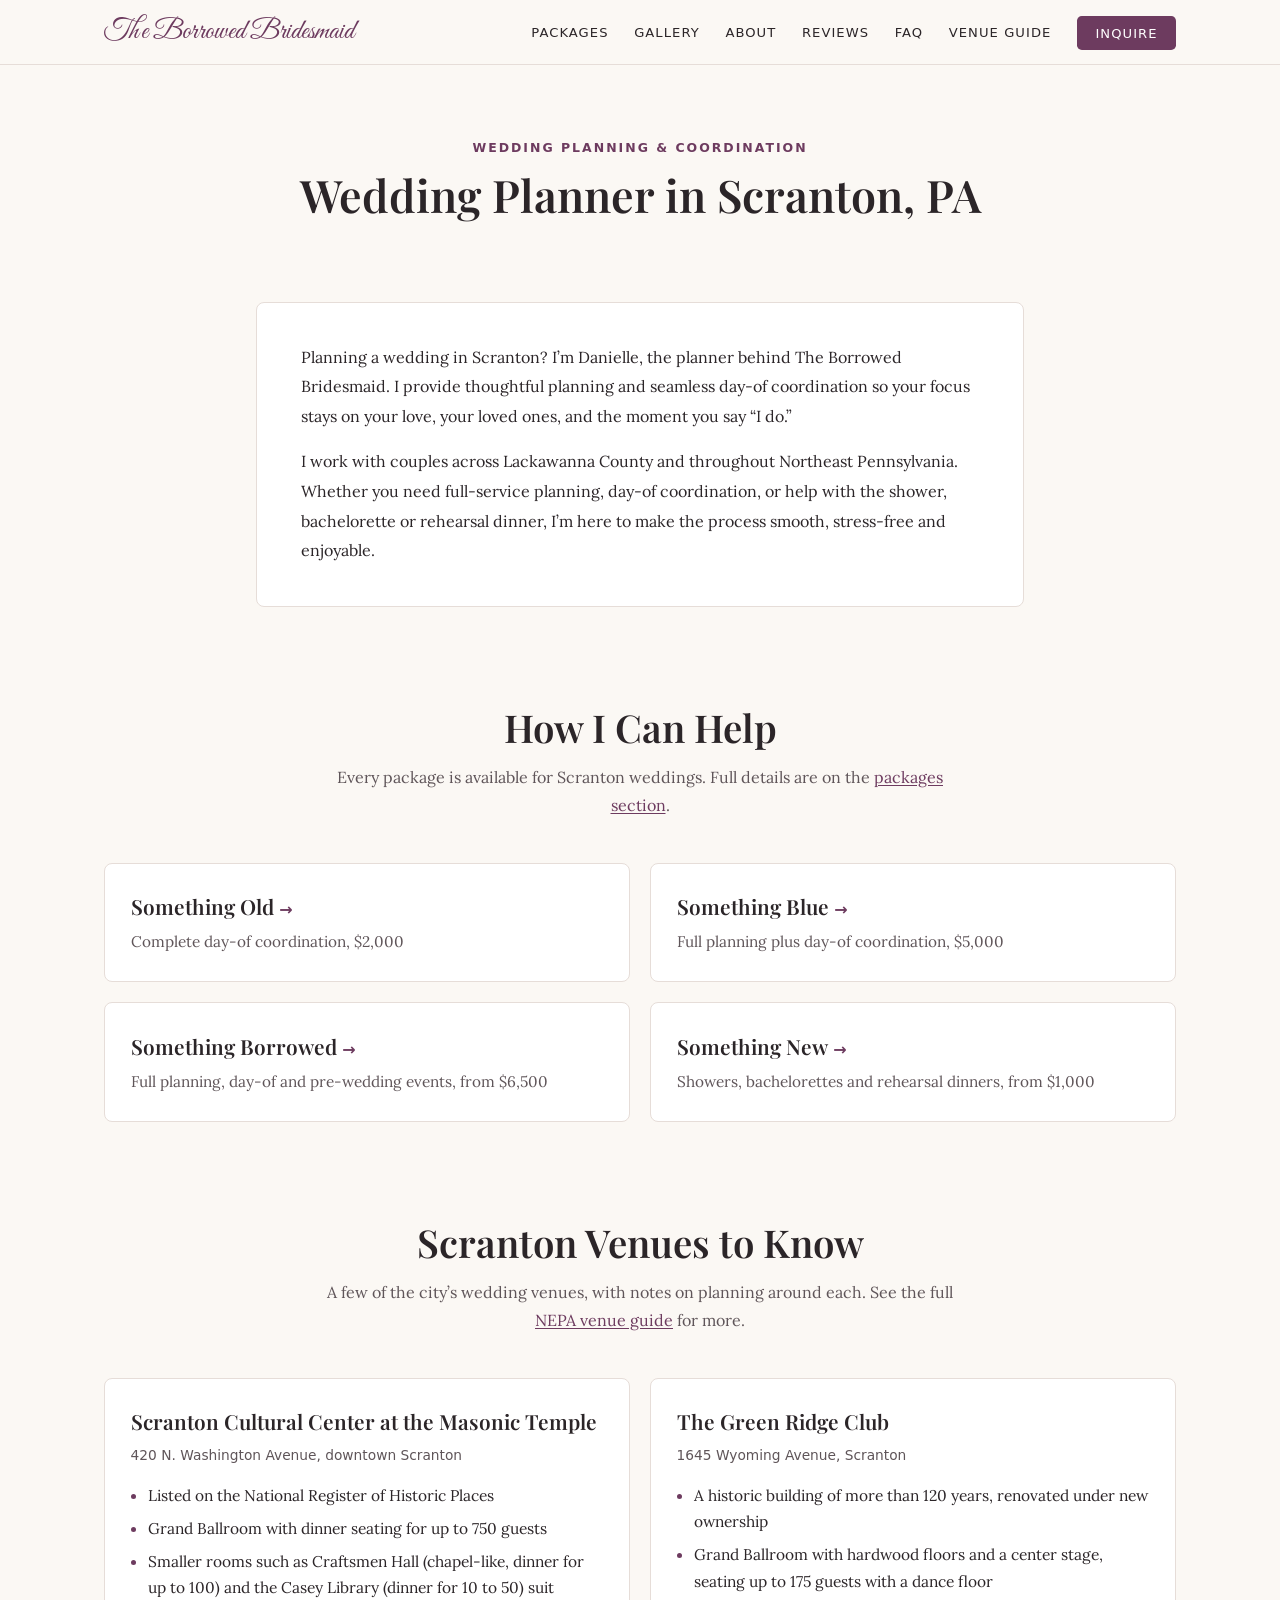
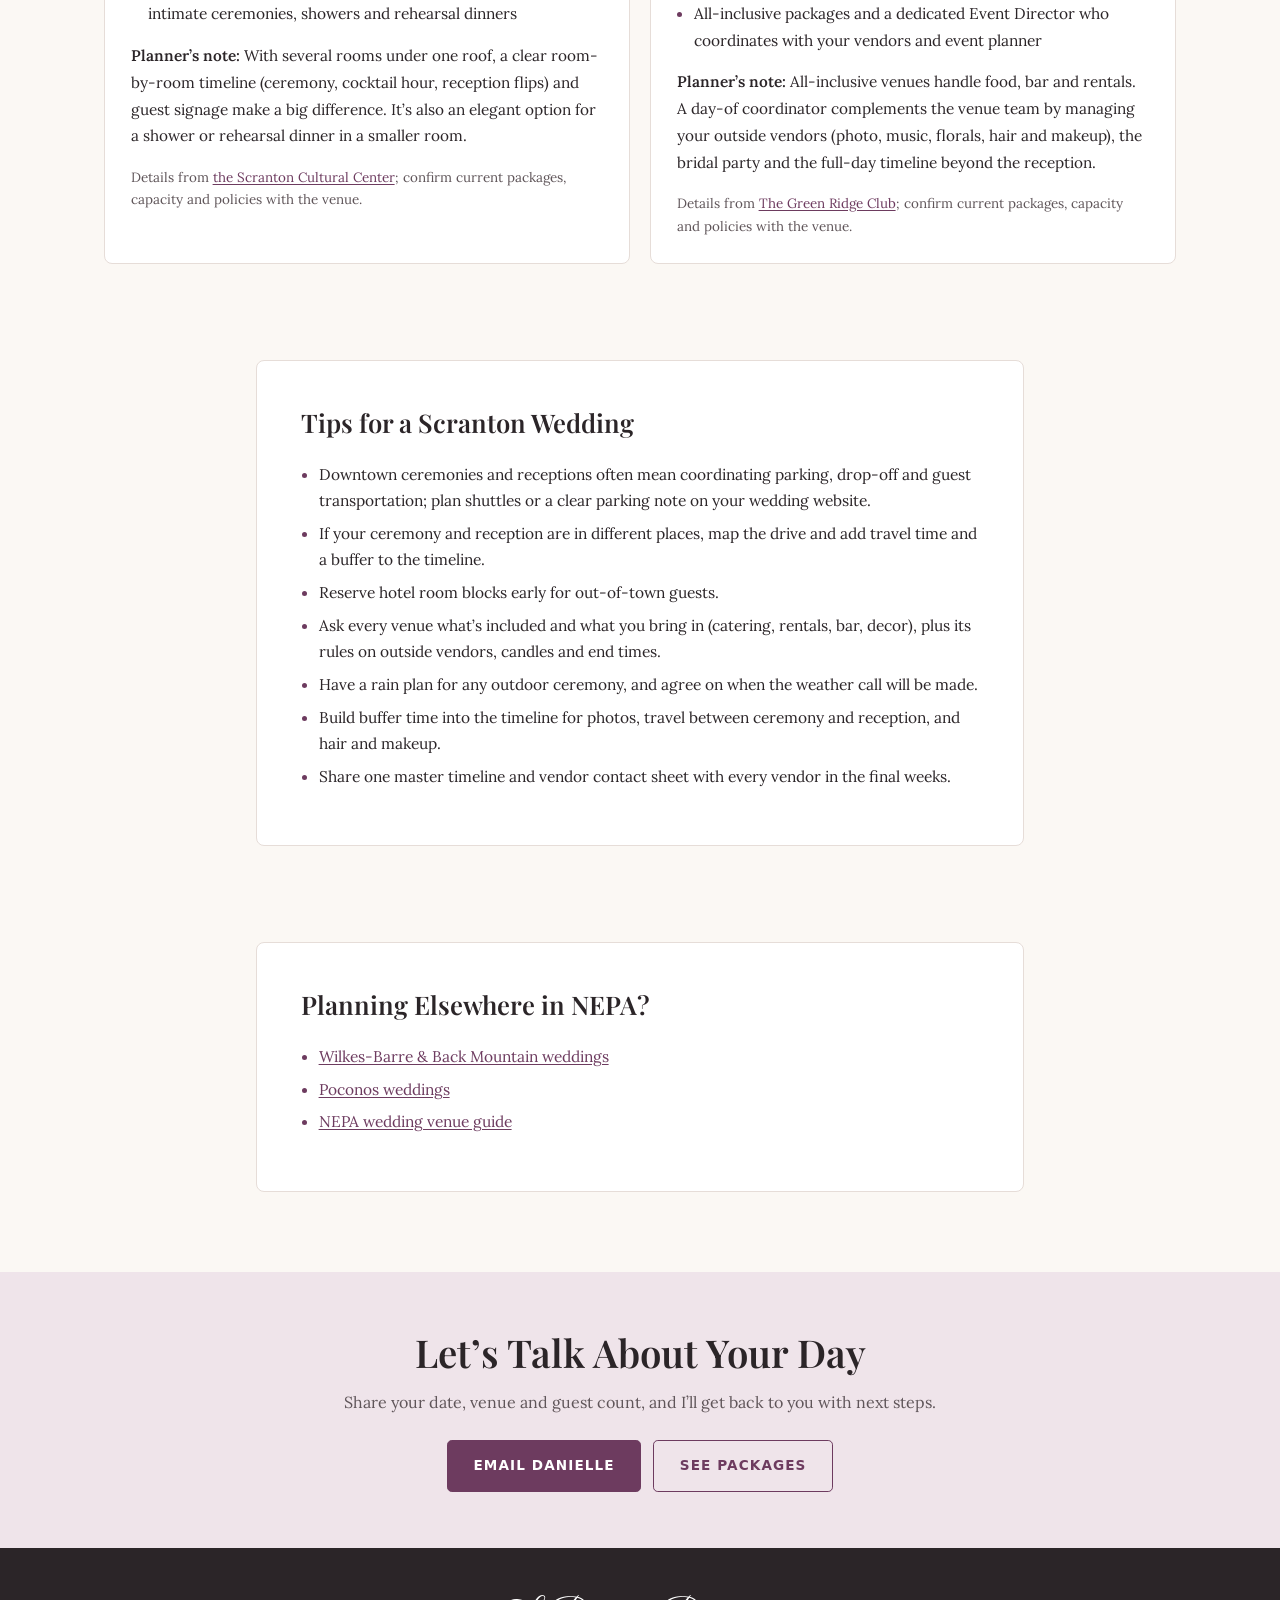
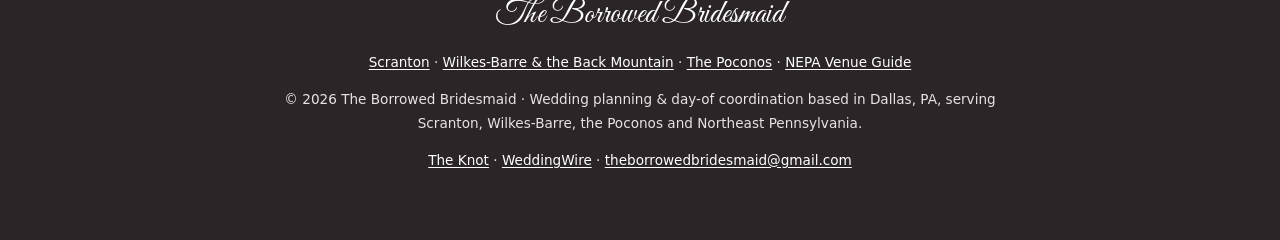
<file: scranton-wedding-planner/index.html>
<!DOCTYPE html>
<html lang="en">
<head>
  <meta charset="UTF-8">
  <meta name="viewport" content="width=device-width, initial-scale=1">
  <title>Scranton Wedding Planner &amp; Day-of Coordinator | The Borrowed Bridesmaid</title>
  <meta name="description" content="Wedding planning and day-of coordination in Scranton and Lackawanna County, PA, with notes on Scranton venues and planning tips from The Borrowed Bridesmaid.">
  <link rel="canonical" href="https://theborrowedbridesmaid.org/scranton-wedding-planner/">

  <!-- Icons -->
  <link rel="icon" href="/favicon.ico" sizes="any">
  <link rel="icon" href="/favicon.svg" type="image/svg+xml">
  <link rel="apple-touch-icon" href="/apple-touch-icon.png">
  <meta name="theme-color" content="#6D3B5F">

  <!-- Social sharing -->
  <meta property="og:type" content="article">
  <meta property="og:site_name" content="The Borrowed Bridesmaid">
  <meta property="og:url" content="https://theborrowedbridesmaid.org/scranton-wedding-planner/">
  <meta property="og:title" content="Scranton Wedding Planner &amp; Day-of Coordinator | The Borrowed Bridesmaid">
  <meta property="og:description" content="Wedding planning and day-of coordination in Scranton and Lackawanna County, PA, with notes on Scranton venues and planning tips from The Borrowed Bridesmaid.">
  <meta property="og:image" content="https://theborrowedbridesmaid.org/og-image.jpg">
  <meta property="og:image:width" content="1200">
  <meta property="og:image:height" content="630">
  <meta name="twitter:card" content="summary_large_image">
  <meta name="twitter:title" content="Scranton Wedding Planner &amp; Day-of Coordinator | The Borrowed Bridesmaid">
  <meta name="twitter:description" content="Wedding planning and day-of coordination in Scranton and Lackawanna County, PA, with notes on Scranton venues and planning tips from The Borrowed Bridesmaid.">
  <meta name="twitter:image" content="https://theborrowedbridesmaid.org/og-image.jpg">

  <!-- Fonts (self-hosted) -->
  <link rel="preload" href="/fonts/playfair-display-latin.woff2" as="font" type="font/woff2" crossorigin>
  <link rel="preload" href="/fonts/lora-latin.woff2" as="font" type="font/woff2" crossorigin>
  <link rel="preload" href="/fonts/great-vibes-latin.woff2" as="font" type="font/woff2" crossorigin>

  <script>document.documentElement.classList.add('js')</script>
  <link rel="stylesheet" href="/styles.css">
  <script src="/site.js" defer></script>
  <script type="application/ld+json">
{
  "@context": "https://schema.org",
  "@type": "BreadcrumbList",
  "itemListElement": [
    {
      "@type": "ListItem",
      "position": 1,
      "name": "Home",
      "item": "https://theborrowedbridesmaid.org/"
    },
    {
      "@type": "ListItem",
      "position": 2,
      "name": "Scranton Wedding Planner",
      "item": "https://theborrowedbridesmaid.org/scranton-wedding-planner/"
    }
  ]
}
  </script>
</head>
<body>
  <div class="page-wrap">
    <a class="skip-link" href="#main">Skip to content</a>
    <header class="site-header" id="top">
      <div class="container header-inner">
        <a class="brand" href="/">The Borrowed Bridesmaid</a>
        <button class="nav-toggle" type="button" aria-expanded="false" aria-controls="site-nav" aria-label="Menu">&#9776;</button>
        <nav class="site-nav" id="site-nav" aria-label="Main">
          <ul>
            <li><a href="/#packages">Packages</a></li>
            <li><a href="/#gallery">Gallery</a></li>
            <li><a href="/#about">About</a></li>
            <li><a href="/#reviews">Reviews</a></li>
            <li><a href="/#faq">FAQ</a></li>
            <li><a href="/nepa-wedding-venues/">Venue Guide</a></li>
            <li><a class="nav-cta" href="#contact">Inquire</a></li>
          </ul>
        </nav>
      </div>
    </header>

    <main id="main">
      <section class="page-intro">
        <div class="container">
          <p class="eyebrow">Wedding Planning &amp; Coordination</p>
          <h1 class="page-title">Wedding Planner in Scranton, PA</h1>
        </div>
      </section>
      <section class="page-section">
        <div class="container">
          <div class="prose">
            <p>Planning a wedding in Scranton? I&rsquo;m Danielle, the planner behind The Borrowed Bridesmaid. I provide thoughtful planning and seamless day-of coordination so your focus stays on your love, your loved ones, and the moment you say &ldquo;I do.&rdquo;</p>
            <p>I work with couples across Lackawanna County and throughout Northeast Pennsylvania. Whether you need full-service planning, day-of coordination, or help with the shower, bachelorette or rehearsal dinner, I&rsquo;m here to make the process smooth, stress-free and enjoyable.</p>
          </div>
        </div>
      </section>

      <section class="page-section">
        <div class="container">
          <h2 class="section-title">How I Can Help</h2>
          <p class="section-subtitle">Every package is available for Scranton weddings. Full details are on the <a href="/#packages">packages section</a>.</p>
          <div class="service-grid">
            <a class="service-card" href="/#packages"><h3>Something Old</h3><p>Complete day-of coordination, $2,000</p></a>
            <a class="service-card" href="/#packages"><h3>Something Blue</h3><p>Full planning plus day-of coordination, $5,000</p></a>
            <a class="service-card" href="/#packages"><h3>Something Borrowed</h3><p>Full planning, day-of and pre-wedding events, from $6,500</p></a>
            <a class="service-card" href="/#packages"><h3>Something New</h3><p>Showers, bachelorettes and rehearsal dinners, from $1,000</p></a>
          </div>
        </div>
      </section>

      <section class="page-section">
        <div class="container">
          <h2 class="section-title">Scranton Venues to Know</h2>
          <p class="section-subtitle">A few of the city&rsquo;s wedding venues, with notes on planning around each. See the full <a href="/nepa-wedding-venues/">NEPA venue guide</a> for more.</p>
          <div class="venue-grid">
          <article class="venue-card" id="scranton-cultural-center">
            <h3>Scranton Cultural Center at the Masonic Temple</h3>
            <p class="venue-meta">420 N. Washington Avenue, downtown Scranton</p>
            <ul class="package-list">
              <li>Listed on the National Register of Historic Places</li>
              <li>Grand Ballroom with dinner seating for up to 750 guests</li>
              <li>Smaller rooms such as Craftsmen Hall (chapel-like, dinner for up to 100) and the Casey Library (dinner for 10 to 50) suit intimate ceremonies, showers and rehearsal dinners</li>
            </ul>
            <p class="venue-note"><strong>Planner&rsquo;s note:</strong> With several rooms under one roof, a clear room-by-room timeline (ceremony, cocktail hour, reception flips) and guest signage make a big difference. It&rsquo;s also an elegant option for a shower or rehearsal dinner in a smaller room.</p>
            <p class="venue-source">Details from <a href="https://scrantonculturalcenter.org/index.php/weddingsevents/" target="_blank" rel="noopener noreferrer">the Scranton Cultural Center</a>; confirm current packages, capacity and policies with the venue.</p>
          </article>
          <article class="venue-card" id="green-ridge-club">
            <h3>The Green Ridge Club</h3>
            <p class="venue-meta">1645 Wyoming Avenue, Scranton</p>
            <ul class="package-list">
              <li>A historic building of more than 120 years, renovated under new ownership</li>
              <li>Grand Ballroom with hardwood floors and a center stage, seating up to 175 guests with a dance floor</li>
              <li>All-inclusive packages and a dedicated Event Director who coordinates with your vendors and event planner</li>
            </ul>
            <p class="venue-note"><strong>Planner&rsquo;s note:</strong> All-inclusive venues handle food, bar and rentals. A day-of coordinator complements the venue team by managing your outside vendors (photo, music, florals, hair and makeup), the bridal party and the full-day timeline beyond the reception.</p>
            <p class="venue-source">Details from <a href="https://www.thegreenridgeclub.com/weddings" target="_blank" rel="noopener noreferrer">The Green Ridge Club</a>; confirm current packages, capacity and policies with the venue.</p>
          </article>
          </div>
        </div>
      </section>

      <section class="page-section">
        <div class="container">
          <div class="prose">
            <h2>Tips for a Scranton Wedding</h2>
            <ul class="package-list">
              <li>Downtown ceremonies and receptions often mean coordinating parking, drop-off and guest transportation; plan shuttles or a clear parking note on your wedding website.</li>
              <li>If your ceremony and reception are in different places, map the drive and add travel time and a buffer to the timeline.</li>
              <li>Reserve hotel room blocks early for out-of-town guests.</li>
              <li>Ask every venue what&rsquo;s included and what you bring in (catering, rentals, bar, decor), plus its rules on outside vendors, candles and end times.</li>
              <li>Have a rain plan for any outdoor ceremony, and agree on when the weather call will be made.</li>
              <li>Build buffer time into the timeline for photos, travel between ceremony and reception, and hair and makeup.</li>
              <li>Share one master timeline and vendor contact sheet with every vendor in the final weeks.</li>
            </ul>
          </div>
        </div>
      </section>

      <section class="page-section">
        <div class="container">
          <div class="prose">
            <h2>Planning Elsewhere in NEPA?</h2>
            <ul class="package-list">
              <li><a href="/wilkes-barre-wedding-planner/">Wilkes-Barre &amp; Back Mountain weddings</a></li>
              <li><a href="/poconos-wedding-planner/">Poconos weddings</a></li>
              <li><a href="/nepa-wedding-venues/">NEPA wedding venue guide</a></li>
            </ul>
          </div>
        </div>
      </section>

      <section class="cta-band" id="contact" data-hide-cta>
        <div class="container">
          <div class="cta-inner">
            <h2 class="section-title">Let&rsquo;s Talk About Your Day</h2>
            <p class="section-subtitle">Share your date, venue and guest count, and I&rsquo;ll get back to you with next steps.</p>
            <div class="contact-cta">
              <a class="btn-primary" href="mailto:theborrowedbridesmaid@gmail.com?subject=Wedding%20inquiry%3A%20Scranton%20Wedding%20Planner&amp;body=Hi%20Danielle%21%0A%0AWedding%20date%20%28or%20season%29%3A%0AVenue%20or%20town%3A%0AEstimated%20guest%20count%3A%0APackage%20I%27m%20interested%20in%3A%0AAnything%20else%20you%27d%20like%20me%20to%20know%3A%0A">Email Danielle</a>
              <a class="btn-primary btn-light" href="/#packages">See Packages</a>
            </div>
          </div>
        </div>
      </section>
    </main>

    <footer data-hide-cta>
      <p class="footer-brand">The Borrowed Bridesmaid</p>
      <p>
        <a href="/scranton-wedding-planner/">Scranton</a> &middot;
        <a href="/wilkes-barre-wedding-planner/">Wilkes-Barre &amp; the Back Mountain</a> &middot;
        <a href="/poconos-wedding-planner/">The Poconos</a> &middot;
        <a href="/nepa-wedding-venues/">NEPA Venue Guide</a>
      </p>
      <p>
        &copy; 2026 The Borrowed Bridesmaid &middot; Wedding planning &amp; day-of coordination based in Dallas, PA, serving Scranton, Wilkes-Barre, the Poconos and Northeast Pennsylvania.
      </p>
      <p>
        <a href="https://www.theknot.com/marketplace/the-borrowed-bridesmaid-dallas-pa-2048463" target="_blank" rel="noopener noreferrer">The Knot</a>
        &middot;
        <a href="https://www.weddingwire.com/biz/the-borrowed-bridesmaid/c614060458a77a8a.html" target="_blank" rel="noopener noreferrer">WeddingWire</a>
        &middot;
        <a href="mailto:theborrowedbridesmaid@gmail.com">theborrowedbridesmaid@gmail.com</a>
      </p>
    </footer>
    <div class="mobile-cta">
      <a class="btn-primary" href="#contact">Inquire About Your Date</a>
    </div>
  </div>
</body>
</html>
</file>
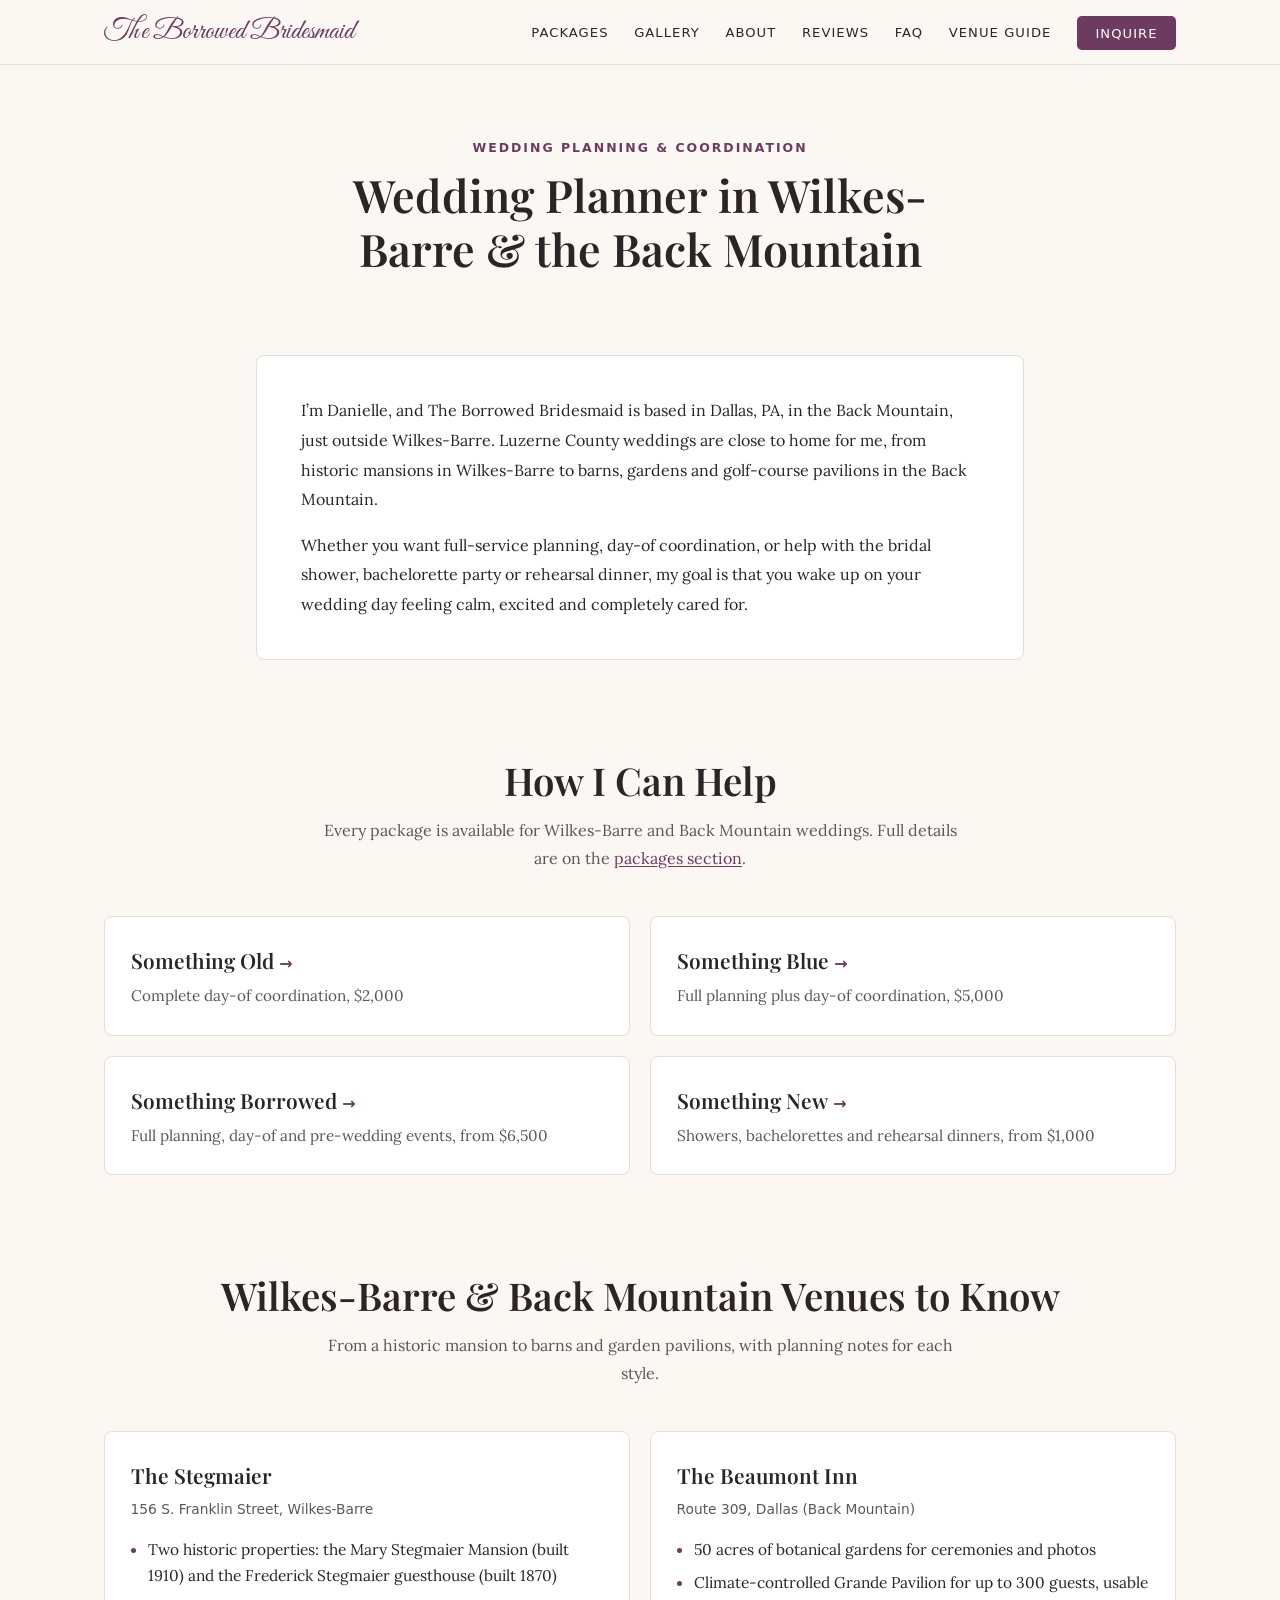
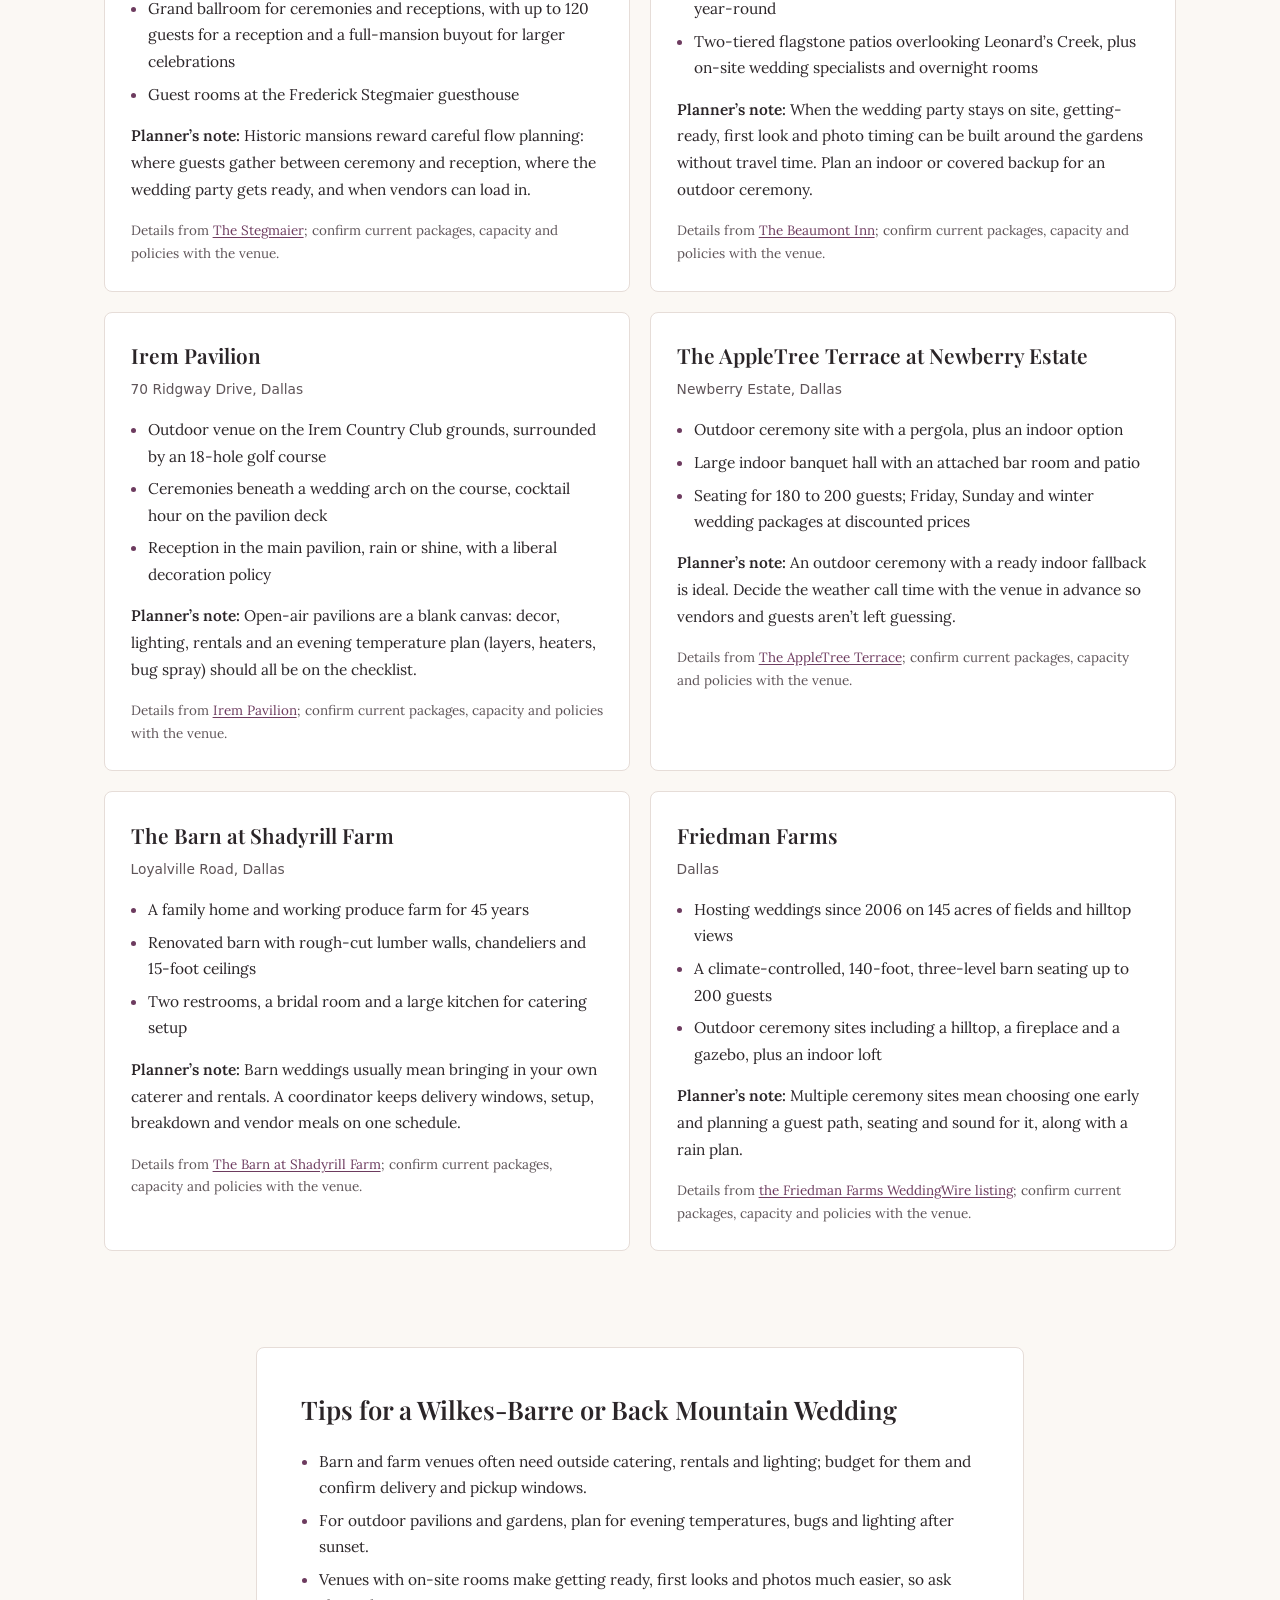
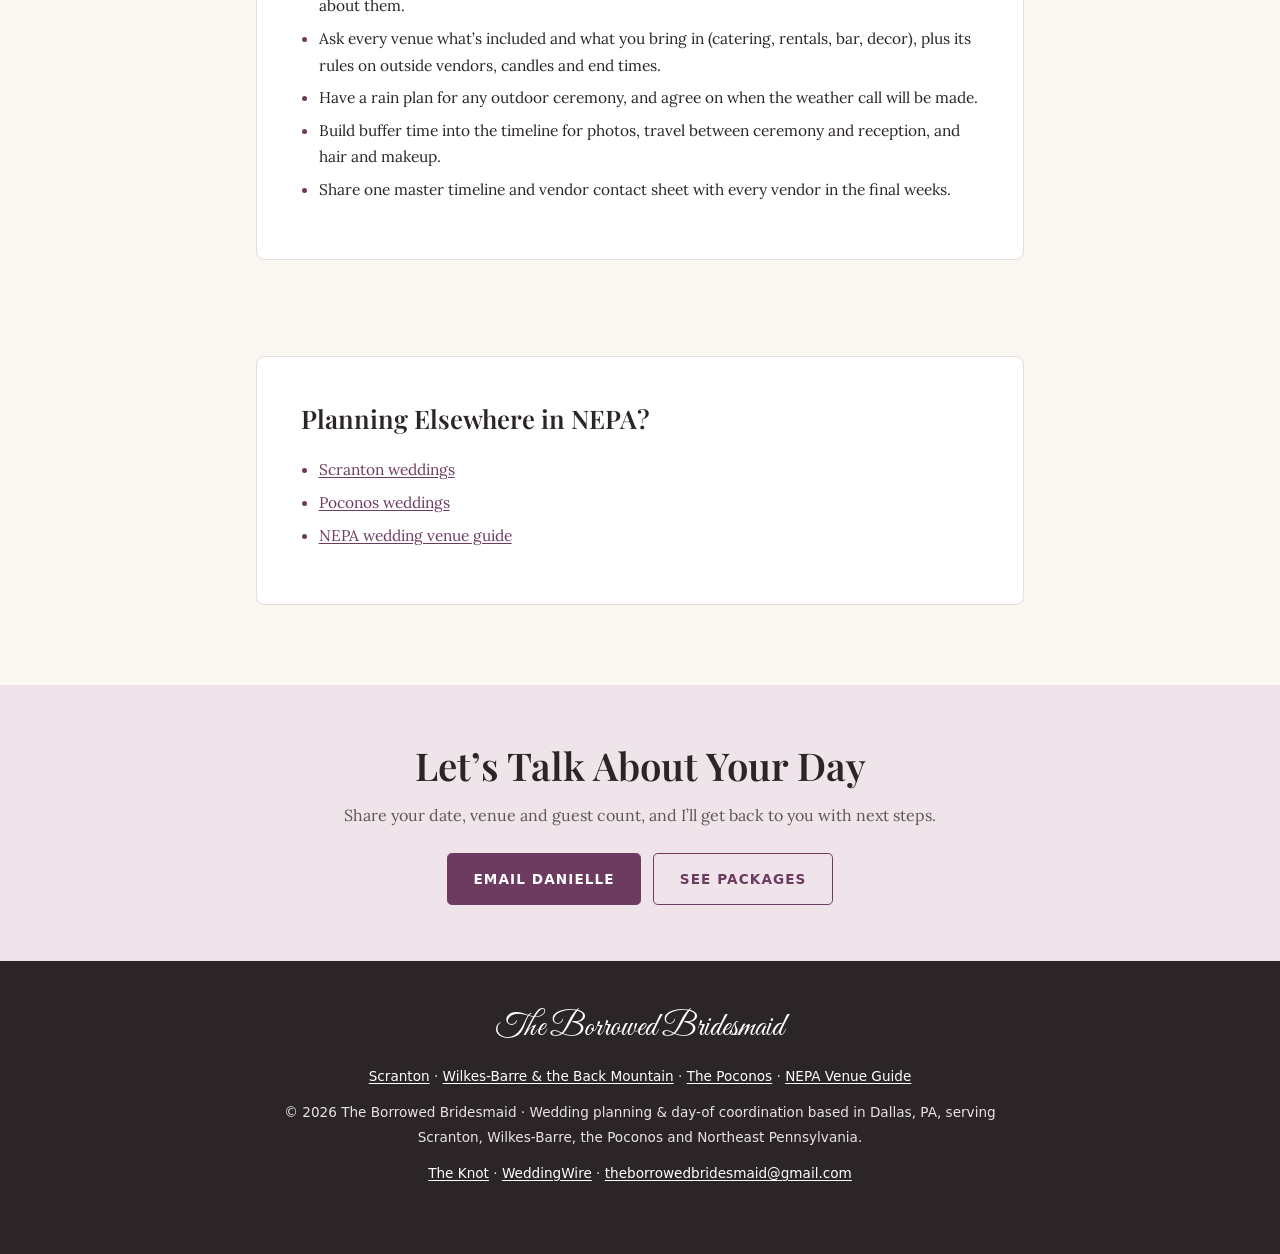
<file: wilkes-barre-wedding-planner/index.html>
<!DOCTYPE html>
<html lang="en">
<head>
  <meta charset="UTF-8">
  <meta name="viewport" content="width=device-width, initial-scale=1">
  <title>Wilkes-Barre &amp; Back Mountain Wedding Planner | The Borrowed Bridesmaid</title>
  <meta name="description" content="Wedding planning and day-of coordination in Wilkes-Barre, Dallas and the Back Mountain (Luzerne County, PA), with venue notes and planning tips.">
  <link rel="canonical" href="https://theborrowedbridesmaid.org/wilkes-barre-wedding-planner/">

  <!-- Icons -->
  <link rel="icon" href="/favicon.ico" sizes="any">
  <link rel="icon" href="/favicon.svg" type="image/svg+xml">
  <link rel="apple-touch-icon" href="/apple-touch-icon.png">
  <meta name="theme-color" content="#6D3B5F">

  <!-- Social sharing -->
  <meta property="og:type" content="article">
  <meta property="og:site_name" content="The Borrowed Bridesmaid">
  <meta property="og:url" content="https://theborrowedbridesmaid.org/wilkes-barre-wedding-planner/">
  <meta property="og:title" content="Wilkes-Barre &amp; Back Mountain Wedding Planner | The Borrowed Bridesmaid">
  <meta property="og:description" content="Wedding planning and day-of coordination in Wilkes-Barre, Dallas and the Back Mountain (Luzerne County, PA), with venue notes and planning tips.">
  <meta property="og:image" content="https://theborrowedbridesmaid.org/og-image.jpg">
  <meta property="og:image:width" content="1200">
  <meta property="og:image:height" content="630">
  <meta name="twitter:card" content="summary_large_image">
  <meta name="twitter:title" content="Wilkes-Barre &amp; Back Mountain Wedding Planner | The Borrowed Bridesmaid">
  <meta name="twitter:description" content="Wedding planning and day-of coordination in Wilkes-Barre, Dallas and the Back Mountain (Luzerne County, PA), with venue notes and planning tips.">
  <meta name="twitter:image" content="https://theborrowedbridesmaid.org/og-image.jpg">

  <!-- Fonts (self-hosted) -->
  <link rel="preload" href="/fonts/playfair-display-latin.woff2" as="font" type="font/woff2" crossorigin>
  <link rel="preload" href="/fonts/lora-latin.woff2" as="font" type="font/woff2" crossorigin>
  <link rel="preload" href="/fonts/great-vibes-latin.woff2" as="font" type="font/woff2" crossorigin>

  <script>document.documentElement.classList.add('js')</script>
  <link rel="stylesheet" href="/styles.css">
  <script src="/site.js" defer></script>
  <script type="application/ld+json">
{
  "@context": "https://schema.org",
  "@type": "BreadcrumbList",
  "itemListElement": [
    {
      "@type": "ListItem",
      "position": 1,
      "name": "Home",
      "item": "https://theborrowedbridesmaid.org/"
    },
    {
      "@type": "ListItem",
      "position": 2,
      "name": "Wilkes-Barre Wedding Planner",
      "item": "https://theborrowedbridesmaid.org/wilkes-barre-wedding-planner/"
    }
  ]
}
  </script>
</head>
<body>
  <div class="page-wrap">
    <a class="skip-link" href="#main">Skip to content</a>
    <header class="site-header" id="top">
      <div class="container header-inner">
        <a class="brand" href="/">The Borrowed Bridesmaid</a>
        <button class="nav-toggle" type="button" aria-expanded="false" aria-controls="site-nav" aria-label="Menu">&#9776;</button>
        <nav class="site-nav" id="site-nav" aria-label="Main">
          <ul>
            <li><a href="/#packages">Packages</a></li>
            <li><a href="/#gallery">Gallery</a></li>
            <li><a href="/#about">About</a></li>
            <li><a href="/#reviews">Reviews</a></li>
            <li><a href="/#faq">FAQ</a></li>
            <li><a href="/nepa-wedding-venues/">Venue Guide</a></li>
            <li><a class="nav-cta" href="#contact">Inquire</a></li>
          </ul>
        </nav>
      </div>
    </header>

    <main id="main">
      <section class="page-intro">
        <div class="container">
          <p class="eyebrow">Wedding Planning &amp; Coordination</p>
          <h1 class="page-title">Wedding Planner in Wilkes-Barre &amp; the Back Mountain</h1>
        </div>
      </section>
      <section class="page-section">
        <div class="container">
          <div class="prose">
            <p>I&rsquo;m Danielle, and The Borrowed Bridesmaid is based in Dallas, PA, in the Back Mountain, just outside Wilkes-Barre. Luzerne County weddings are close to home for me, from historic mansions in Wilkes-Barre to barns, gardens and golf-course pavilions in the Back Mountain.</p>
            <p>Whether you want full-service planning, day-of coordination, or help with the bridal shower, bachelorette party or rehearsal dinner, my goal is that you wake up on your wedding day feeling calm, excited and completely cared for.</p>
          </div>
        </div>
      </section>

      <section class="page-section">
        <div class="container">
          <h2 class="section-title">How I Can Help</h2>
          <p class="section-subtitle">Every package is available for Wilkes-Barre and Back Mountain weddings. Full details are on the <a href="/#packages">packages section</a>.</p>
          <div class="service-grid">
            <a class="service-card" href="/#packages"><h3>Something Old</h3><p>Complete day-of coordination, $2,000</p></a>
            <a class="service-card" href="/#packages"><h3>Something Blue</h3><p>Full planning plus day-of coordination, $5,000</p></a>
            <a class="service-card" href="/#packages"><h3>Something Borrowed</h3><p>Full planning, day-of and pre-wedding events, from $6,500</p></a>
            <a class="service-card" href="/#packages"><h3>Something New</h3><p>Showers, bachelorettes and rehearsal dinners, from $1,000</p></a>
          </div>
        </div>
      </section>

      <section class="page-section">
        <div class="container">
          <h2 class="section-title">Wilkes-Barre &amp; Back Mountain Venues to Know</h2>
          <p class="section-subtitle">From a historic mansion to barns and garden pavilions, with planning notes for each style.</p>
          <div class="venue-grid">
          <article class="venue-card" id="the-stegmaier">
            <h3>The Stegmaier</h3>
            <p class="venue-meta">156 S. Franklin Street, Wilkes-Barre</p>
            <ul class="package-list">
              <li>Two historic properties: the Mary Stegmaier Mansion (built 1910) and the Frederick Stegmaier guesthouse (built 1870)</li>
              <li>Grand ballroom for ceremonies and receptions, with up to 120 guests for a reception and a full-mansion buyout for larger celebrations</li>
              <li>Guest rooms at the Frederick Stegmaier guesthouse</li>
            </ul>
            <p class="venue-note"><strong>Planner&rsquo;s note:</strong> Historic mansions reward careful flow planning: where guests gather between ceremony and reception, where the wedding party gets ready, and when vendors can load in.</p>
            <p class="venue-source">Details from <a href="https://www.thestegmaier.com/" target="_blank" rel="noopener noreferrer">The Stegmaier</a>; confirm current packages, capacity and policies with the venue.</p>
          </article>
          <article class="venue-card" id="beaumont-inn">
            <h3>The Beaumont Inn</h3>
            <p class="venue-meta">Route 309, Dallas (Back Mountain)</p>
            <ul class="package-list">
              <li>50 acres of botanical gardens for ceremonies and photos</li>
              <li>Climate-controlled Grande Pavilion for up to 300 guests, usable year-round</li>
              <li>Two-tiered flagstone patios overlooking Leonard&rsquo;s Creek, plus on-site wedding specialists and overnight rooms</li>
            </ul>
            <p class="venue-note"><strong>Planner&rsquo;s note:</strong> When the wedding party stays on site, getting-ready, first look and photo timing can be built around the gardens without travel time. Plan an indoor or covered backup for an outdoor ceremony.</p>
            <p class="venue-source">Details from <a href="https://thebeaumontinn.com/weddings/" target="_blank" rel="noopener noreferrer">The Beaumont Inn</a>; confirm current packages, capacity and policies with the venue.</p>
          </article>
          <article class="venue-card" id="irem-pavilion">
            <h3>Irem Pavilion</h3>
            <p class="venue-meta">70 Ridgway Drive, Dallas</p>
            <ul class="package-list">
              <li>Outdoor venue on the Irem Country Club grounds, surrounded by an 18-hole golf course</li>
              <li>Ceremonies beneath a wedding arch on the course, cocktail hour on the pavilion deck</li>
              <li>Reception in the main pavilion, rain or shine, with a liberal decoration policy</li>
            </ul>
            <p class="venue-note"><strong>Planner&rsquo;s note:</strong> Open-air pavilions are a blank canvas: decor, lighting, rentals and an evening temperature plan (layers, heaters, bug spray) should all be on the checklist.</p>
            <p class="venue-source">Details from <a href="https://www.irempavilion.org/" target="_blank" rel="noopener noreferrer">Irem Pavilion</a>; confirm current packages, capacity and policies with the venue.</p>
          </article>
          <article class="venue-card" id="appletree-terrace">
            <h3>The AppleTree Terrace at Newberry Estate</h3>
            <p class="venue-meta">Newberry Estate, Dallas</p>
            <ul class="package-list">
              <li>Outdoor ceremony site with a pergola, plus an indoor option</li>
              <li>Large indoor banquet hall with an attached bar room and patio</li>
              <li>Seating for 180 to 200 guests; Friday, Sunday and winter wedding packages at discounted prices</li>
            </ul>
            <p class="venue-note"><strong>Planner&rsquo;s note:</strong> An outdoor ceremony with a ready indoor fallback is ideal. Decide the weather call time with the venue in advance so vendors and guests aren&rsquo;t left guessing.</p>
            <p class="venue-source">Details from <a href="https://www.appletreeterrace.com/weddings-events" target="_blank" rel="noopener noreferrer">The AppleTree Terrace</a>; confirm current packages, capacity and policies with the venue.</p>
          </article>
          <article class="venue-card" id="shadyrill-farm">
            <h3>The Barn at Shadyrill Farm</h3>
            <p class="venue-meta">Loyalville Road, Dallas</p>
            <ul class="package-list">
              <li>A family home and working produce farm for 45 years</li>
              <li>Renovated barn with rough-cut lumber walls, chandeliers and 15-foot ceilings</li>
              <li>Two restrooms, a bridal room and a large kitchen for catering setup</li>
            </ul>
            <p class="venue-note"><strong>Planner&rsquo;s note:</strong> Barn weddings usually mean bringing in your own caterer and rentals. A coordinator keeps delivery windows, setup, breakdown and vendor meals on one schedule.</p>
            <p class="venue-source">Details from <a href="https://shadyrillfarmweddings.com/" target="_blank" rel="noopener noreferrer">The Barn at Shadyrill Farm</a>; confirm current packages, capacity and policies with the venue.</p>
          </article>
          <article class="venue-card" id="friedman-farms">
            <h3>Friedman Farms</h3>
            <p class="venue-meta">Dallas</p>
            <ul class="package-list">
              <li>Hosting weddings since 2006 on 145 acres of fields and hilltop views</li>
              <li>A climate-controlled, 140-foot, three-level barn seating up to 200 guests</li>
              <li>Outdoor ceremony sites including a hilltop, a fireplace and a gazebo, plus an indoor loft</li>
            </ul>
            <p class="venue-note"><strong>Planner&rsquo;s note:</strong> Multiple ceremony sites mean choosing one early and planning a guest path, seating and sound for it, along with a rain plan.</p>
            <p class="venue-source">Details from <a href="https://www.weddingwire.com/biz/friedman-farms-dallas/e42b4288746316fe.html" target="_blank" rel="noopener noreferrer">the Friedman Farms WeddingWire listing</a>; confirm current packages, capacity and policies with the venue.</p>
          </article>
          </div>
        </div>
      </section>

      <section class="page-section">
        <div class="container">
          <div class="prose">
            <h2>Tips for a Wilkes-Barre or Back Mountain Wedding</h2>
            <ul class="package-list">
              <li>Barn and farm venues often need outside catering, rentals and lighting; budget for them and confirm delivery and pickup windows.</li>
              <li>For outdoor pavilions and gardens, plan for evening temperatures, bugs and lighting after sunset.</li>
              <li>Venues with on-site rooms make getting ready, first looks and photos much easier, so ask about them.</li>
              <li>Ask every venue what&rsquo;s included and what you bring in (catering, rentals, bar, decor), plus its rules on outside vendors, candles and end times.</li>
              <li>Have a rain plan for any outdoor ceremony, and agree on when the weather call will be made.</li>
              <li>Build buffer time into the timeline for photos, travel between ceremony and reception, and hair and makeup.</li>
              <li>Share one master timeline and vendor contact sheet with every vendor in the final weeks.</li>
            </ul>
          </div>
        </div>
      </section>

      <section class="page-section">
        <div class="container">
          <div class="prose">
            <h2>Planning Elsewhere in NEPA?</h2>
            <ul class="package-list">
              <li><a href="/scranton-wedding-planner/">Scranton weddings</a></li>
              <li><a href="/poconos-wedding-planner/">Poconos weddings</a></li>
              <li><a href="/nepa-wedding-venues/">NEPA wedding venue guide</a></li>
            </ul>
          </div>
        </div>
      </section>

      <section class="cta-band" id="contact" data-hide-cta>
        <div class="container">
          <div class="cta-inner">
            <h2 class="section-title">Let&rsquo;s Talk About Your Day</h2>
            <p class="section-subtitle">Share your date, venue and guest count, and I&rsquo;ll get back to you with next steps.</p>
            <div class="contact-cta">
              <a class="btn-primary" href="mailto:theborrowedbridesmaid@gmail.com?subject=Wedding%20inquiry%3A%20Wilkes-Barre%20Wedding%20Planner&amp;body=Hi%20Danielle%21%0A%0AWedding%20date%20%28or%20season%29%3A%0AVenue%20or%20town%3A%0AEstimated%20guest%20count%3A%0APackage%20I%27m%20interested%20in%3A%0AAnything%20else%20you%27d%20like%20me%20to%20know%3A%0A">Email Danielle</a>
              <a class="btn-primary btn-light" href="/#packages">See Packages</a>
            </div>
          </div>
        </div>
      </section>
    </main>

    <footer data-hide-cta>
      <p class="footer-brand">The Borrowed Bridesmaid</p>
      <p>
        <a href="/scranton-wedding-planner/">Scranton</a> &middot;
        <a href="/wilkes-barre-wedding-planner/">Wilkes-Barre &amp; the Back Mountain</a> &middot;
        <a href="/poconos-wedding-planner/">The Poconos</a> &middot;
        <a href="/nepa-wedding-venues/">NEPA Venue Guide</a>
      </p>
      <p>
        &copy; 2026 The Borrowed Bridesmaid &middot; Wedding planning &amp; day-of coordination based in Dallas, PA, serving Scranton, Wilkes-Barre, the Poconos and Northeast Pennsylvania.
      </p>
      <p>
        <a href="https://www.theknot.com/marketplace/the-borrowed-bridesmaid-dallas-pa-2048463" target="_blank" rel="noopener noreferrer">The Knot</a>
        &middot;
        <a href="https://www.weddingwire.com/biz/the-borrowed-bridesmaid/c614060458a77a8a.html" target="_blank" rel="noopener noreferrer">WeddingWire</a>
        &middot;
        <a href="mailto:theborrowedbridesmaid@gmail.com">theborrowedbridesmaid@gmail.com</a>
      </p>
    </footer>
    <div class="mobile-cta">
      <a class="btn-primary" href="#contact">Inquire About Your Date</a>
    </div>
  </div>
</body>
</html>
</file>
<file: styles.css>
/* The Borrowed Bridesmaid - shared styles (design refresh) */
/* Self-hosted fonts (SIL Open Font License), latin subset */
@font-face { font-family: "Great Vibes"; font-style: normal; font-weight: 400; font-display: swap; src: url(/fonts/great-vibes-latin.woff2) format("woff2"); unicode-range: U+0000-00FF, U+0131, U+0152-0153, U+02BB-02BC, U+02C6, U+02DA, U+02DC, U+0304, U+0308, U+0329, U+2000-206F, U+20AC, U+2122, U+2191, U+2193, U+2212, U+2215, U+FEFF, U+FFFD; }
@font-face { font-family: "Lora"; font-style: normal; font-weight: 400 600; font-display: swap; src: url(/fonts/lora-latin.woff2) format("woff2"); unicode-range: U+0000-00FF, U+0131, U+0152-0153, U+02BB-02BC, U+02C6, U+02DA, U+02DC, U+0304, U+0308, U+0329, U+2000-206F, U+20AC, U+2122, U+2191, U+2193, U+2212, U+2215, U+FEFF, U+FFFD; }
@font-face { font-family: "Playfair Display"; font-style: normal; font-weight: 500 700; font-display: swap; src: url(/fonts/playfair-display-latin.woff2) format("woff2"); unicode-range: U+0000-00FF, U+0131, U+0152-0153, U+02BB-02BC, U+02C6, U+02DA, U+02DC, U+0304, U+0308, U+0329, U+2000-206F, U+20AC, U+2122, U+2191, U+2193, U+2212, U+2215, U+FEFF, U+FFFD; }

:root {
  --ivory: #FBF8F4;
  --ivory-alt: #F4EEEA;
  --card: #FFFFFF;
  --ink: #2B2528;
  --muted: #5F5559;
  --plum: #6D3B5F;
  --plum-dark: #552C49;
  --plum-tint: #EFE4EA;
  --line: #E6DDD8;
  --sans: system-ui, -apple-system, "Segoe UI", Roboto, "Helvetica Neue", Arial, sans-serif;
  --serif: "Lora", Georgia, "Times New Roman", serif;
  --display: "Playfair Display", Georgia, "Times New Roman", serif;
  --script: "Great Vibes", "Snell Roundhand", cursive;
  --header-h: 4rem;
}

* { box-sizing: border-box; }

html {
  scroll-behavior: smooth;
  scroll-padding-top: calc(var(--header-h) + 0.5rem);
}

@media (prefers-reduced-motion: reduce) {
  html { scroll-behavior: auto; }
  *, *::before, *::after { transition: none !important; }
}

body {
  margin: 0;
  background: var(--ivory);
  color: var(--ink);
  font-family: var(--serif);
  font-size: 1rem;
  line-height: 1.7;
  -webkit-font-smoothing: antialiased;
}

img { max-width: 100%; }

a { color: var(--plum); }

:focus-visible {
  outline: 2px solid var(--plum);
  outline-offset: 3px;
}

.container {
  width: 100%;
  max-width: 1120px;
  margin: 0 auto;
  padding: 0 1.5rem;
}

.skip-link {
  position: absolute;
  left: 1rem;
  top: -3rem;
  z-index: 100;
  background: var(--plum);
  color: #fff;
  padding: 0.6rem 1rem;
  border-radius: 0.4rem;
  font-family: var(--sans);
  font-size: 0.9rem;
}
.skip-link:focus { top: 0.75rem; }

/* ---------- SITE HEADER ---------- */
.site-header {
  position: sticky;
  top: 0;
  z-index: 50;
  background: rgba(251, 248, 244, 0.97);
  border-bottom: 1px solid var(--line);
}

.header-inner {
  display: flex;
  align-items: center;
  justify-content: space-between;
  gap: 1rem;
  height: var(--header-h);
}

.brand {
  font-family: var(--script);
  font-size: 1.75rem;
  line-height: 1;
  color: var(--plum);
  text-decoration: none;
  white-space: nowrap;
  flex-shrink: 0;
}

.site-nav ul {
  list-style: none;
  margin: 0;
  padding: 0;
  display: flex;
  align-items: center;
  gap: 1.6rem;
}

.site-nav a {
  font-family: var(--sans);
  font-size: 0.82rem;
  font-weight: 500;
  letter-spacing: 0.08em;
  text-transform: uppercase;
  color: var(--ink);
  text-decoration: none;
  padding: 0.4rem 0;
}

.site-nav a:hover { color: var(--plum); text-decoration: underline; text-underline-offset: 4px; }

.site-nav .nav-cta {
  color: #fff;
  background: var(--plum);
  padding: 0.6rem 1.15rem;
  border-radius: 0.3rem;
}
.site-nav .nav-cta:hover { background: var(--plum-dark); color: #fff; text-decoration: none; }

.nav-toggle {
  display: none;
  align-items: center;
  justify-content: center;
  width: 2.75rem;
  height: 2.75rem;
  margin-right: -0.5rem;
  border: 0;
  background: transparent;
  color: var(--ink);
  font-size: 1.6rem;
  line-height: 1;
  cursor: pointer;
  border-radius: 0.3rem;
}

@media (max-width: 899px) {
  .js .nav-toggle { display: inline-flex; }
  .js .site-nav {
    display: none;
    position: absolute;
    left: 0;
    right: 0;
    top: 100%;
    background: var(--ivory);
    border-bottom: 1px solid var(--line);
    box-shadow: 0 12px 24px rgba(43, 37, 40, 0.08);
  }
  .js .site-nav.is-open { display: block; }
  .js .site-nav ul {
    flex-direction: column;
    align-items: stretch;
    gap: 0;
    padding: 0.5rem 1.5rem 1.25rem;
  }
  .js .site-nav li a { display: block; padding: 0.8rem 0; border-bottom: 1px solid var(--line); }
  .js .site-nav li:last-child a { border-bottom: 0; }
  .js .site-nav .nav-cta { margin-top: 0.9rem; text-align: center; padding: 0.85rem 1rem; }
  /* without JS the links simply wrap under the logo */
  html:not(.js) .header-inner { height: auto; flex-wrap: wrap; padding: 0.75rem 0; }
  html:not(.js) .site-nav ul { flex-wrap: wrap; gap: 0.4rem 1rem; }
}

/* ---------- BUTTONS ---------- */
.btn-primary {
  display: inline-block;
  padding: 0.85rem 1.6rem;
  border-radius: 0.3rem;
  border: 1px solid var(--plum);
  background: var(--plum);
  color: #fff;
  font-family: var(--sans);
  font-size: 0.85rem;
  font-weight: 600;
  letter-spacing: 0.08em;
  text-transform: uppercase;
  text-decoration: none;
  text-align: center;
  cursor: pointer;
  transition: background-color 0.15s ease, border-color 0.15s ease, color 0.15s ease;
}
.btn-primary:hover { background: var(--plum-dark); border-color: var(--plum-dark); }

.btn-light {
  background: transparent;
  color: var(--plum);
}
.btn-light:hover { background: var(--plum-tint); color: var(--plum-dark); }

.btn-on-photo {
  background: #fff;
  border-color: #fff;
  color: var(--plum);
}
.btn-on-photo:hover { background: var(--plum-tint); border-color: var(--plum-tint); color: var(--plum-dark); }

/* ---------- HOME HERO ---------- */
.hero-photo {
  position: relative;
  display: flex;
  align-items: center;
  justify-content: center;
  height: 78vh;
  min-height: 30rem;
  max-height: 46rem;
  color: #fff;
  text-align: center;
  overflow: hidden;
  background: #2f3a2a;
}

.hero-photo picture,
.hero-photo .hero-img {
  position: absolute;
  inset: 0;
  width: 100%;
  height: 100%;
}
.hero-photo .hero-img { object-fit: cover; object-position: center 45%; display: block; }

.hero-photo::after {
  content: "";
  position: absolute;
  inset: 0;
  background: linear-gradient(180deg, rgba(25, 18, 23, 0.45) 0%, rgba(25, 18, 23, 0.55) 55%, rgba(25, 18, 23, 0.68) 100%);
}

.hero-content {
  position: relative;
  z-index: 1;
  max-width: 46rem;
  padding: 0 1.5rem;
}

.hero-script {
  font-family: var(--script);
  font-size: 2.2rem;
  line-height: 1.2;
  margin: 0 0 0.75rem;
  text-shadow: 0 1px 12px rgba(0, 0, 0, 0.35);
}

.hero-title {
  text-wrap: balance;
  font-family: var(--display);
  font-weight: 600;
  font-size: 1.8rem;
  line-height: 1.2;
  margin: 0 0 1rem;
  text-shadow: 0 1px 14px rgba(0, 0, 0, 0.35);
}

.hero-sub-line {
  font-size: 1.05rem;
  line-height: 1.6;
  margin: 0 auto 1.9rem;
  max-width: 34rem;
}

@media (min-width: 768px) {
  .hero-script { font-size: 3.4rem; }
  .hero-title { font-size: 3rem; }
  .hero-sub-line { font-size: 1.15rem; }
}

/* ---------- SECTIONS ---------- */
section { padding: 4.5rem 0; }
.section-alt { background: var(--ivory-alt); }

@media (min-width: 900px) {
  section { padding: 6rem 0; }
}

.eyebrow {
  font-family: var(--sans);
  font-size: 0.78rem;
  font-weight: 600;
  letter-spacing: 0.16em;
  text-transform: uppercase;
  color: var(--plum);
  text-align: center;
  margin: 0 0 0.6rem;
}

.section-title {
  font-family: var(--display);
  font-weight: 600;
  font-size: 2rem;
  line-height: 1.25;
  text-align: center;
  margin: 0 0 0.75rem;
}

@media (min-width: 900px) {
  .section-title { font-size: 2.4rem; }
}

.section-subtitle {
  text-align: center;
  max-width: 40rem;
  margin: 0 auto 2.75rem;
  font-size: 1rem;
  line-height: 1.75;
  color: var(--muted);
}

.section-action { text-align: center; margin: 2.5rem 0 0; }

/* Intro statement */
.intro { text-align: center; }
.intro p {
  max-width: 44rem;
  margin: 0 auto;
  font-size: 1.12rem;
  line-height: 1.9;
}

/* ---------- REVIEWS ---------- */
.reviews-top { padding: 3.5rem 0 4rem; }
@media (min-width: 900px) { .reviews-top { padding: 4.5rem 0 5rem; } }

.rating-line {
  text-align: center;
  font-family: var(--sans);
  font-size: 0.95rem;
  letter-spacing: 0.04em;
  margin: 0 0 2rem;
  color: var(--muted);
}
.rating-line .stars { color: var(--plum); letter-spacing: 0.12em; margin-right: 0.35rem; }
.rating-line a { color: var(--plum); text-underline-offset: 3px; }

.reviews-grid {
  display: grid;
  grid-template-columns: 1fr;
  gap: 1.25rem;
}
@media (min-width: 768px) {
  .reviews-grid { grid-template-columns: repeat(3, 1fr); gap: 1.5rem; }
  .reviews-grid.two { grid-template-columns: repeat(2, 1fr); max-width: 52rem; margin: 0 auto; }
}

.review-card {
  margin: 0;
  background: var(--card);
  border: 1px solid var(--line);
  border-radius: 0.5rem;
  padding: 1.75rem 1.6rem;
  display: flex;
  flex-direction: column;
}

.review-stars {
  color: var(--plum);
  letter-spacing: 0.15em;
  margin-bottom: 0.75rem;
  font-size: 0.95rem;
}

.review-card blockquote { margin: 0 0 1rem; flex: 1; }
.review-card blockquote p { margin: 0; font-size: 0.98rem; line-height: 1.75; font-style: italic; }

.review-card figcaption {
  font-family: var(--sans);
  font-size: 0.85rem;
  color: var(--muted);
}
.review-card figcaption a { color: var(--plum); }

/* ---------- MEET DANIELLE STRIP ---------- */
.meet-inner {
  display: grid;
  grid-template-columns: 1fr;
  gap: 2rem;
  align-items: center;
  max-width: 60rem;
  margin: 0 auto;
}
@media (min-width: 768px) {
  .meet-inner { grid-template-columns: 18rem 1fr; gap: 3.5rem; }
}

.meet-photo {
  width: 14rem;
  height: 14rem;
  margin: 0 auto;
  border-radius: 50%;
  overflow: hidden;
  background: var(--plum-tint);
}
@media (min-width: 768px) { .meet-photo { width: 18rem; height: 18rem; } }
.meet-photo img { width: 100%; height: 100%; object-fit: cover; object-position: 45% 40%; display: block; }

.meet-copy h2 {
  font-family: var(--display);
  font-weight: 600;
  font-size: 2rem;
  line-height: 1.25;
  margin: 0 0 1rem;
}
.meet-copy p { margin: 0 0 1rem; font-size: 1.02rem; line-height: 1.85; }
.meet-copy .text-link { font-family: var(--sans); font-size: 0.88rem; font-weight: 600; letter-spacing: 0.06em; text-transform: uppercase; text-underline-offset: 4px; }

@media (max-width: 767px) { .meet-copy { text-align: center; } }

/* ---------- HOW IT WORKS ---------- */
.steps {
  list-style: none;
  margin: 0;
  padding: 0;
  display: grid;
  grid-template-columns: 1fr;
  gap: 1.25rem;
  counter-reset: step;
}
@media (min-width: 768px) { .steps { grid-template-columns: repeat(3, 1fr); gap: 1.75rem; } }

.step {
  background: var(--card);
  border: 1px solid var(--line);
  border-radius: 0.5rem;
  padding: 2rem 1.75rem;
  text-align: center;
}
.step-num {
  display: inline-flex;
  align-items: center;
  justify-content: center;
  width: 2.6rem;
  height: 2.6rem;
  border-radius: 50%;
  border: 1px solid var(--plum);
  color: var(--plum);
  font-family: var(--display);
  font-size: 1.15rem;
  margin-bottom: 1rem;
}
.step h3 { font-family: var(--display); font-weight: 600; font-size: 1.3rem; margin: 0 0 0.5rem; }
.step p { margin: 0; color: var(--muted); font-size: 0.98rem; }

/* ---------- PACKAGES ---------- */
.packages-grid {
  display: grid;
  grid-template-columns: 1fr;
  gap: 1.5rem;
}
@media (min-width: 900px) { .packages-grid { grid-template-columns: repeat(2, 1fr); gap: 1.75rem; } }

.package-card {
  background: var(--card);
  border: 1px solid var(--line);
  border-radius: 0.5rem;
  padding: 2rem 1.8rem;
  display: flex;
  flex-direction: column;
}
.package-featured { border: 2px solid var(--plum); }

.package-card h3 { font-family: var(--display); font-weight: 600; font-size: 1.6rem; margin: 0 0 0.25rem; }
.package-tagline { font-size: 0.98rem; color: var(--muted); margin: 0 0 1.1rem; }

.package-list { margin: 0 0 1rem; padding-left: 1.1rem; font-size: 0.97rem; }
.package-list li { margin-bottom: 0.4rem; }
.package-list li::marker { color: var(--plum); }

.package-price {
  font-size: 0.97rem;
  margin-top: auto;
  padding-top: 1rem;
  border-top: 1px solid var(--line);
}
.package-price strong { font-family: var(--sans); font-size: 0.78rem; letter-spacing: 0.12em; text-transform: uppercase; color: var(--plum); }
.package-price p { margin: 0.35rem 0 0; font-family: var(--display); font-size: 1.15rem; }
.package-card .btn-primary { margin-top: 1.4rem; align-self: flex-start; }

/* ---------- GALLERY ---------- */
.gallery-grid {
  display: grid;
  grid-template-columns: repeat(2, 1fr);
  gap: 0.75rem;
}
@media (min-width: 768px) { .gallery-grid { grid-template-columns: repeat(3, 1fr); gap: 1rem; } }

.gallery-item {
  margin: 0;
  aspect-ratio: 1 / 1;
  border-radius: 0.4rem;
  overflow: hidden;
  background: var(--plum-tint);
}
@media (min-width: 768px) { .gallery-item { aspect-ratio: 4 / 3; } }
.gallery-item picture { display: block; height: 100%; }
.gallery-item img { width: 100%; height: 100%; object-fit: cover; display: block; }

/* ---------- ABOUT ---------- */
.about-story {
  max-width: 44rem;
  margin: 0 auto;
}
.about-story h3 { font-family: var(--display); font-weight: 600; font-size: 1.5rem; margin: 0 0 1rem; text-align: center; }
.about-story p { margin: 0 0 1.1rem; font-size: 1.02rem; line-height: 1.9; }
.about-story p:last-child { margin-bottom: 0; }
.about-story .goal {
  margin-top: 1.75rem;
  padding: 1.5rem 1.75rem;
  border-left: 3px solid var(--plum);
  background: var(--card);
  font-style: italic;
}

/* ---------- AREA / SERVICE / VENUE CARDS ---------- */
.service-grid,
.venue-grid {
  display: grid;
  grid-template-columns: 1fr;
  gap: 1.25rem;
}
@media (min-width: 768px) {
  .service-grid, .venue-grid { grid-template-columns: repeat(2, 1fr); }
}

.service-card,
.venue-card {
  display: block;
  background: var(--card);
  border: 1px solid var(--line);
  border-radius: 0.5rem;
  padding: 1.6rem 1.6rem;
  color: inherit;
  text-decoration: none;
}
.service-card { transition: border-color 0.15s ease; }
.service-card:hover { border-color: var(--plum); }
.service-card h3,
.venue-card h3 { font-family: var(--display); font-weight: 600; font-size: 1.3rem; margin: 0 0 0.3rem; }
.service-card h3::after { content: " \2192"; color: var(--plum); font-family: var(--sans); font-size: 1rem; }
.service-card p { margin: 0; font-size: 0.96rem; color: var(--muted); }

.venue-meta { margin: 0 0 0.9rem; font-family: var(--sans); font-size: 0.86rem; color: var(--muted); }
.venue-note { font-size: 0.96rem; line-height: 1.75; }
.venue-source { font-size: 0.84rem; color: var(--muted); margin-bottom: 0; }

/* ---------- FAQ ---------- */
.faq-list { max-width: 48rem; margin: 0 auto; border-top: 1px solid var(--line); }
.faq-item { border-bottom: 1px solid var(--line); padding: 0; }
.faq-item summary {
  cursor: pointer;
  list-style: none;
  position: relative;
  padding: 1.25rem 2.5rem 1.25rem 0;
  font-family: var(--display);
  font-weight: 600;
  font-size: 1.1rem;
  line-height: 1.4;
}
.faq-item summary::-webkit-details-marker { display: none; }
.faq-item summary::after {
  content: "+";
  position: absolute;
  right: 0.25rem;
  top: 1.05rem;
  font-family: var(--sans);
  font-weight: 400;
  font-size: 1.5rem;
  color: var(--plum);
}
.faq-item[open] summary::after { content: "\2212"; }
.faq-item p { margin: 0 0 1.4rem; font-size: 0.99rem; line-height: 1.8; color: var(--ink); }

/* ---------- CONTACT ---------- */
.contact-section { background: var(--plum-tint); }
.contact-container {
  max-width: 44rem;
  margin: 0 auto;
  background: var(--card);
  border-radius: 0.5rem;
  padding: 2.75rem 1.75rem;
  text-align: center;
}
@media (min-width: 768px) { .contact-container { padding: 3.5rem 3rem; } }
.contact-header h2 { font-family: var(--display); font-weight: 600; font-size: 2.2rem; margin: 0 0 0.6rem; }
.contact-header p { margin: 0 0 1.75rem; color: var(--muted); }
.contact-info { margin-bottom: 1.75rem; font-size: 0.98rem; }
.contact-info p { margin: 0 0 0.75rem; }
.contact-info strong { font-family: var(--sans); font-size: 0.78rem; letter-spacing: 0.12em; text-transform: uppercase; color: var(--muted); margin-right: 0.3rem; }
.contact-info a { color: var(--plum); text-underline-offset: 3px; }

.contact-cta { display: flex; flex-wrap: wrap; justify-content: center; gap: 0.75rem; }
.contact-cta-note { flex-basis: 100%; margin: 0.9rem 0 0; font-size: 0.92rem; color: var(--muted); }

/* ---------- SUBPAGES ---------- */
.page-intro {
  padding: 3.5rem 0 1.5rem;
  text-align: center;
}
@media (min-width: 900px) { .page-intro { padding: 4.5rem 0 2rem; } }
.page-title {
  font-family: var(--display);
  font-weight: 600;
  font-size: 2.1rem;
  line-height: 1.2;
  margin: 0 auto;
  max-width: 52rem;
  text-wrap: balance;
}
@media (min-width: 900px) { .page-title { font-size: 2.8rem; } }

.page-section { padding: 2.25rem 0; }
@media (min-width: 900px) { .page-section { padding: 3rem 0; } }

.prose {
  max-width: 48rem;
  margin: 0 auto;
  background: var(--card);
  border: 1px solid var(--line);
  border-radius: 0.5rem;
  padding: 2rem 1.75rem;
}
@media (min-width: 768px) { .prose { padding: 2.5rem 2.75rem; } }
.prose h2 { font-family: var(--display); font-weight: 600; font-size: 1.6rem; margin: 0 0 1rem; }
.prose p { font-size: 1rem; line-height: 1.85; margin: 0 0 1rem; }
.prose p:last-child { margin-bottom: 0; }

.cta-band { background: var(--plum-tint); padding: 3.5rem 0; margin-top: 2rem; }
.cta-inner { max-width: 44rem; margin: 0 auto; text-align: center; }
.cta-inner .section-subtitle { margin-bottom: 1.5rem; }

/* Underline links inside running text */
.section-subtitle a,
.prose p a,
.prose li a,
.venue-source a,
.venue-card a,
.review-card figcaption a,
footer a {
  color: var(--plum);
  text-decoration: underline;
  text-underline-offset: 2px;
}

/* ---------- FOOTER ---------- */
footer {
  background: var(--ink);
  color: #E9E2E5;
  text-align: center;
  font-family: var(--sans);
  font-size: 0.85rem;
  line-height: 1.8;
  padding: 3rem 1.5rem 3.5rem;
}
footer .footer-brand { font-family: var(--script); font-size: 2rem; line-height: 1.2; color: #fff; margin: 0 auto 1rem; }
footer p { margin: 0 auto 0.75rem; max-width: 46rem; }
footer a { color: #fff; }

/* ---------- STICKY MOBILE CTA ---------- */
.mobile-cta { display: none; }

@media (max-width: 767px) {
  footer { padding-bottom: 7rem; }
  .mobile-cta {
    display: block;
    position: fixed;
    left: 0;
    right: 0;
    bottom: 0;
    z-index: 40;
    padding: 0.6rem 1rem calc(0.6rem + env(safe-area-inset-bottom));
    background: rgba(251, 248, 244, 0.97);
    border-top: 1px solid var(--line);
    transition: transform 0.2s ease, visibility 0.2s;
  }
  .mobile-cta .btn-primary { display: block; width: 100%; }
  .mobile-cta.is-hidden { transform: translateY(110%); visibility: hidden; }
}
</file>
